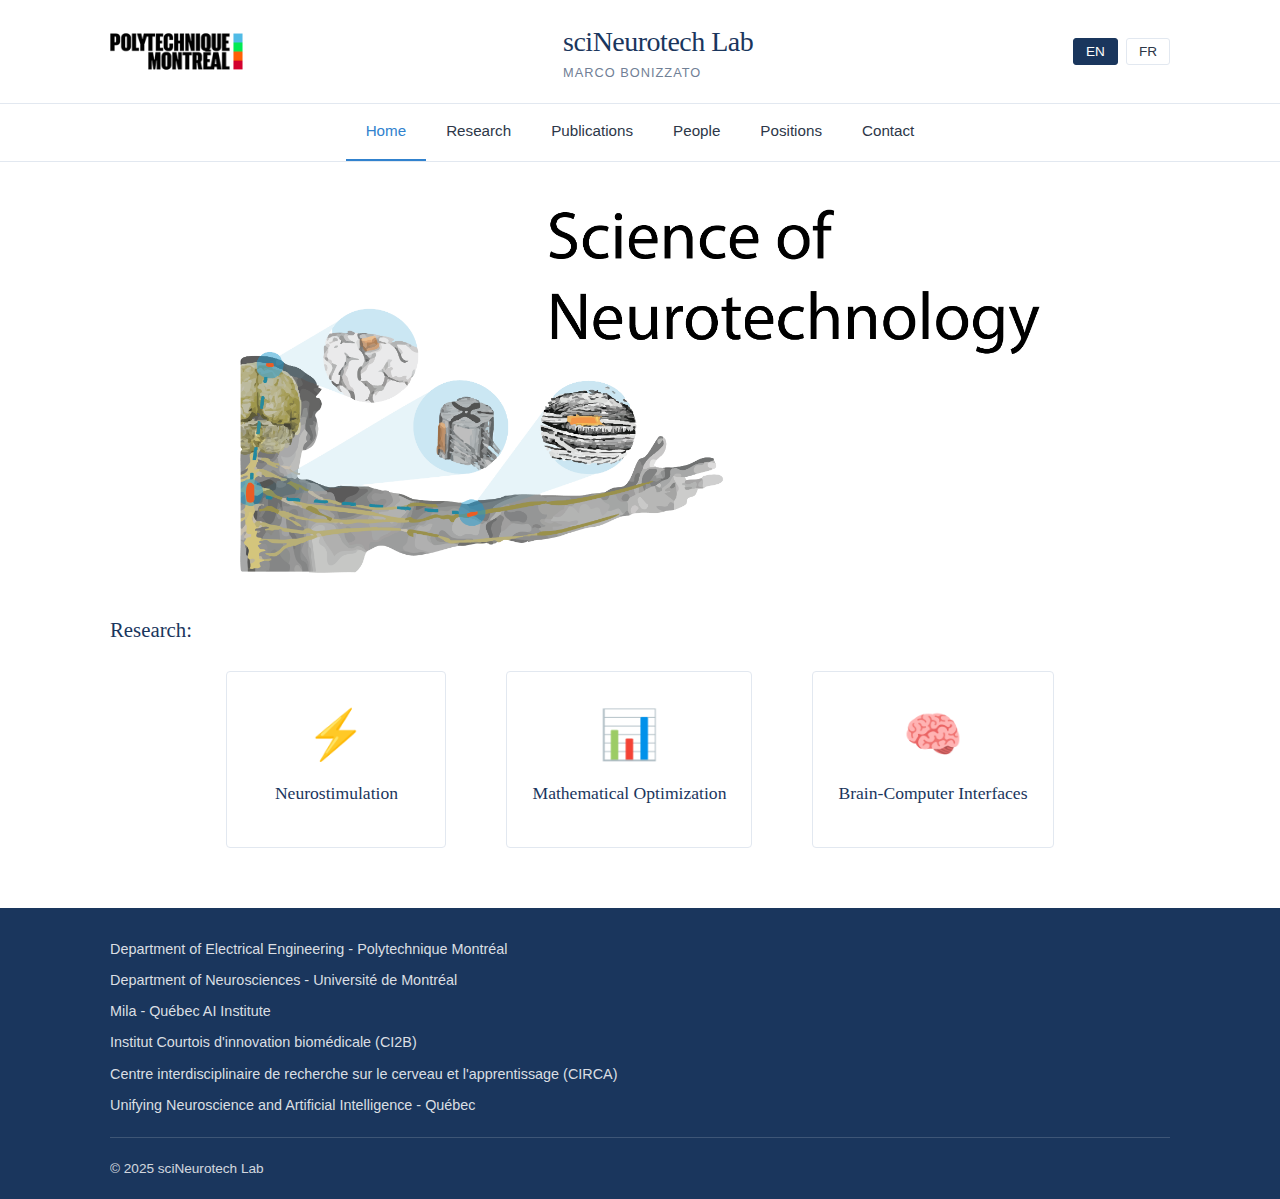
<file: index.html>
<!DOCTYPE html>
<html lang="en">
<head>
  <meta charset="UTF-8">
  <meta name="viewport" content="width=device-width, initial-scale=1.0">
  <title>sciNeurotech Lab | Marco Bonizzato | Polytechnique Montréal</title>
  <meta name="description" content="sciNeurotech Lab - Neurostimulation, Brain-Computer Interfaces, and Mathematical Optimization research at Polytechnique Montréal">
  <link rel="stylesheet" href="styles.css">
</head>
<body>
  <header>
    <div class="header-brand">
      <div class="container">
        <a href="index.html" class="logo">
          <img src="Logo_Poly_desktop.png" alt="Polytechnique Montréal" class="institution-logo">
          <div class="lab-title">
            <span class="lab-name">sciNeurotech Lab</span>
            <a href="https://www.polymtl.ca/expertises/en/bonizzato-marco" target="_blank" class="lab-pi">Marco Bonizzato</a>
          </div>
        </a>
        <div class="lang-switch">
          <button id="btn-en" class="active" onclick="setLanguage('en')">EN</button>
          <button id="btn-fr" onclick="setLanguage('fr')">FR</button>
        </div>
      </div>
    </div>
    <nav class="main-nav">
      <div class="container">
        <button class="menu-toggle" onclick="toggleMenu()">&#9776;</button>
        <ul id="nav-menu">
          <li><a href="index.html" class="active" data-en="Home" data-fr="Accueil">Home</a></li>
          <li class="dropdown">
            <a href="index.html#research" data-en="Research" data-fr="Recherche">Research</a>
            <div class="dropdown-menu">
              <a href="research-neurostim.html" data-en="Neurostimulation" data-fr="Neurostimulation">Neurostimulation</a>
              <a href="research-maths.html" data-en="Mathematical Optimization" data-fr="Optimisation mathématique">Mathematical Optimization</a>
              <a href="research-bci.html" data-en="Brain-Computer Interfaces" data-fr="Interfaces cerveau-machine">Brain-Computer Interfaces</a>
            </div>
          </li>
          <li><a href="publications.html" data-en="Publications" data-fr="Publications">Publications</a></li>
          <li><a href="people.html" data-en="People" data-fr="Équipe">People</a></li>
          <li><a href="positions.html" data-en="Positions" data-fr="Postes">Positions</a></li>
          <li><a href="contact.html" data-en="Contact" data-fr="Contact">Contact</a></li>
        </ul>
      </div>
    </nav>
  </header>

  <main>
    <section class="hero-minimal">
      <div class="container">
        <div class="hero-figure">
          <div class="placeholder-figure">
            <img src="hero.png" alt="Research Overview" data-en-src="hero.png" data-fr-src="hero_FR.png" class="hero-img">
          </div>
        </div>
      </div>
    </section>

    <section id="research" class="research-areas-minimal">
      <div class="container">
        <h2 class="research-section-title" data-en="Research:" data-fr="Recherche:">Research:</h2>
        <div class="research-grid-minimal">
          <a href="research-neurostim.html" class="research-card-box">
            <span class="card-icon">⚡</span>
            <h3 data-en="Neurostimulation" data-fr="Neurostimulation">Neurostimulation</h3>
          </a>
          <a href="research-maths.html" class="research-card-box">
            <span class="card-icon">📊</span>
            <h3 data-en="Mathematical Optimization" data-fr="Optimisation mathématique">Mathematical Optimization</h3>
          </a>
          <a href="research-bci.html" class="research-card-box">
            <span class="card-icon">🧠</span>
            <h3 data-en="Brain-Computer Interfaces" data-fr="Interfaces cerveau-machine">Brain-Computer Interfaces</h3>
          </a>
        </div>
      </div>
    </section>
  </main>

  <footer>
    <div class="container">
      <div class="footer-links">
        <a href="https://www.polymtl.ca/ge/" target="_blank" data-en="Department of Electrical Engineering - Polytechnique Montréal" data-fr="Département de génie électrique - Polytechnique Montréal">Department of Electrical Engineering - Polytechnique Montréal</a>
        <a href="https://neurosciences.umontreal.ca/" target="_blank" data-en="Department of Neurosciences - Université de Montréal" data-fr="Département de neurosciences - Université de Montréal">Department of Neurosciences - Université de Montréal</a>
        <a href="https://mila.quebec/en" target="_blank" data-en="Mila - Québec AI Institute" data-fr="Mila - Institut québécois d'intelligence artificielle">Mila - Quebec AI Institute</a>
        <a href="https://cibmontreal.ca/en/" target="_blank">Institut Courtois d'innovation biomédicale (CI2B)</a>
        <a href="https://circa.openum.ca/" target="_blank" >Centre interdisciplinaire de recherche sur le cerveau et l'apprentissage (CIRCA)</a>
        <a href="https://www.unique.quebec/" target="_blank" data-en="Unifying Neuroscience and Artificial Intelligence - Québec" data-fr="Union Neurosciences et Intelligence Artificielle - Québec"> Centre UNIQUE</a>
      </div>
      <div class="footer-bottom">
        <p>&copy; 2025 sciNeurotech Lab</p>
      </div>
    </div>
  </footer>

  <script src="script.js"></script>
</body>
</html>
</file>
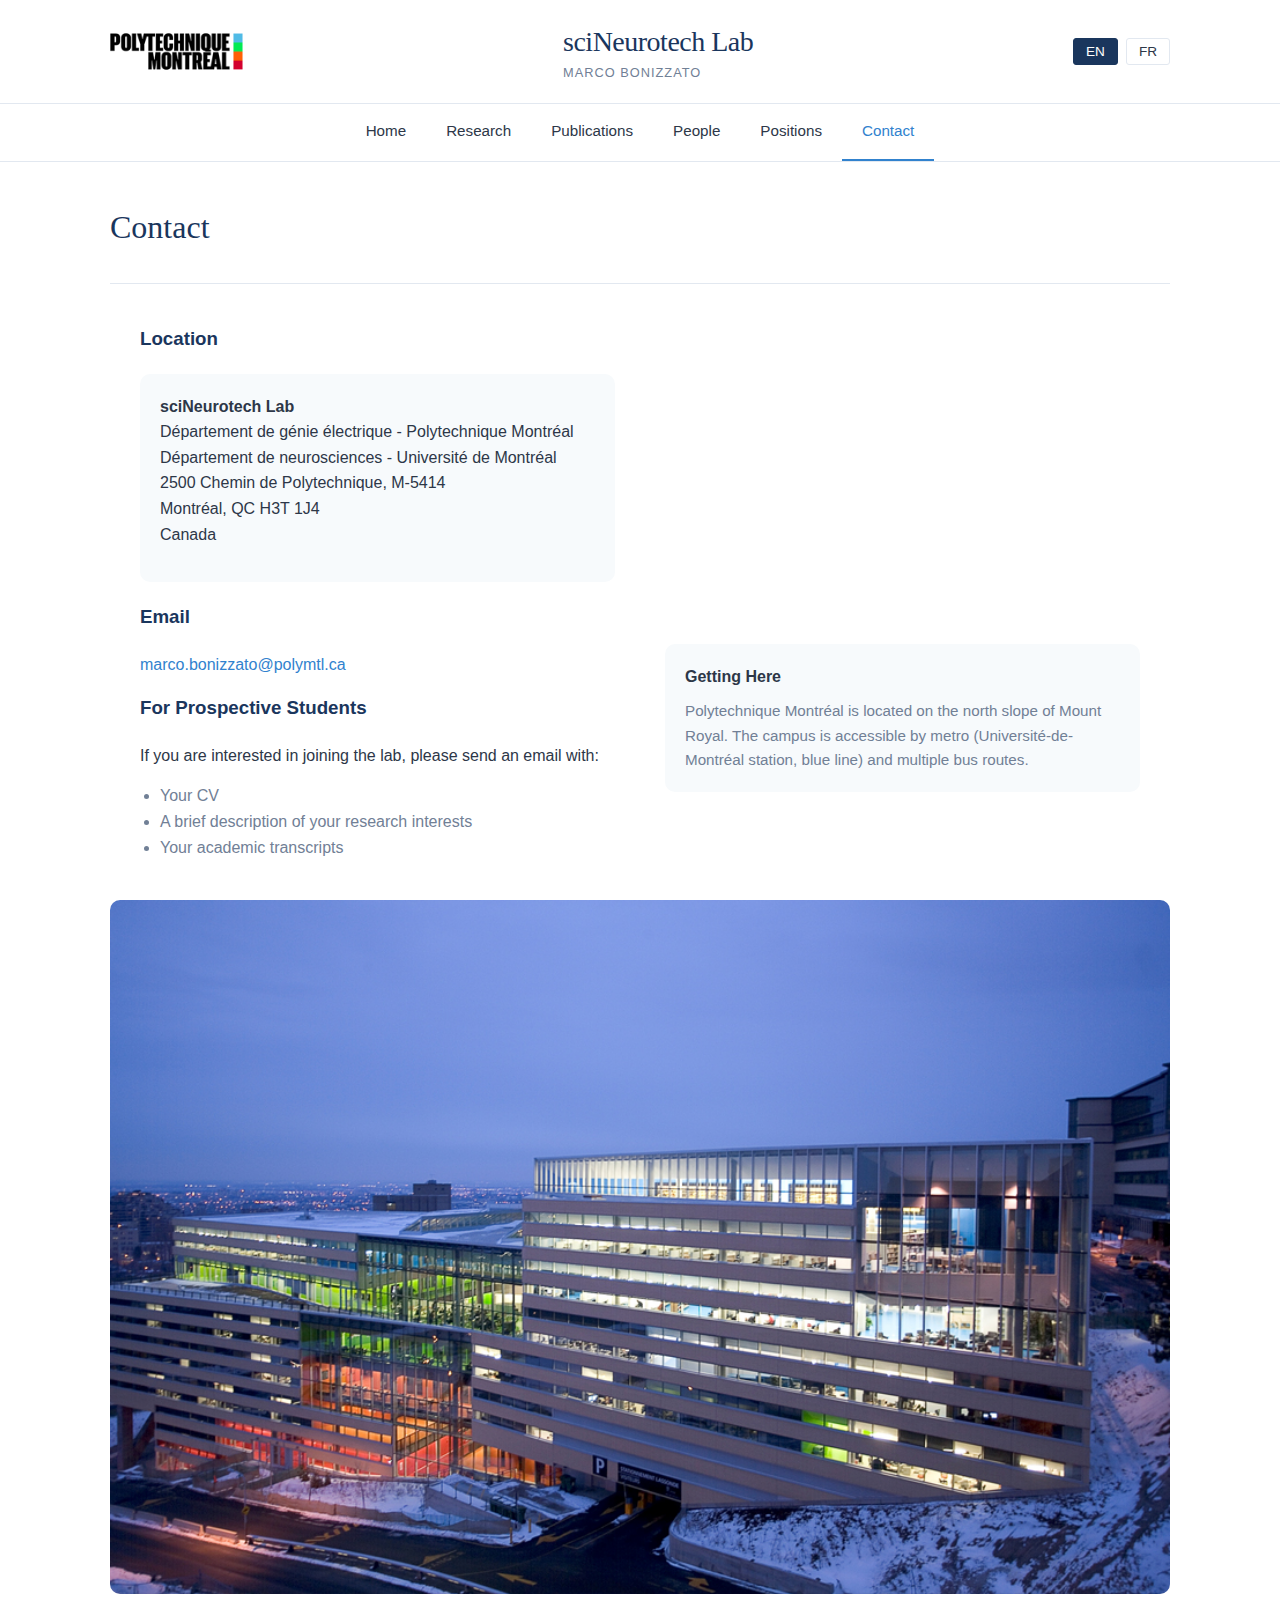
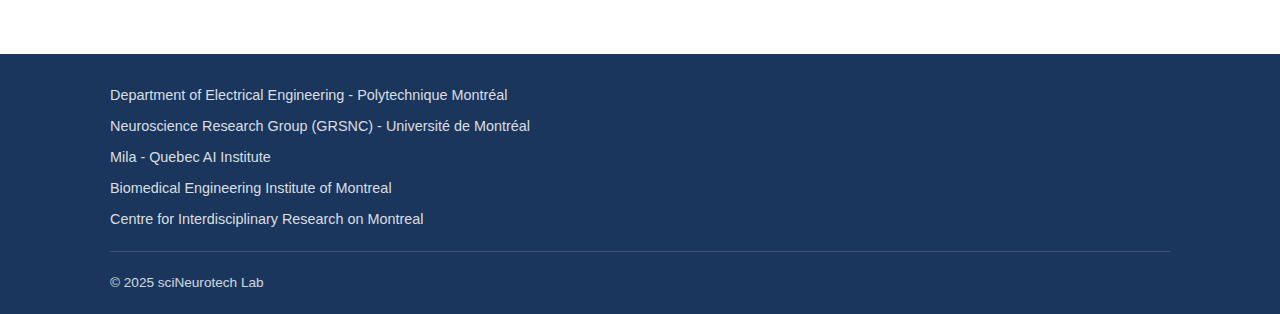
<file: contact.html>
<!DOCTYPE html>
<html lang="en">
<head>
  <meta charset="UTF-8">
  <meta name="viewport" content="width=device-width, initial-scale=1.0">
  <title>Contact | sciNeurotech Lab</title>
  <meta name="description" content="Contact information for sciNeurotech Lab at Polytechnique Montréal">
  <link rel="stylesheet" href="styles.css">
</head>
<body>
  <header>
    <div class="header-brand">
      <div class="container">
        <a href="index.html" class="logo">
          <img src="Logo_Poly_desktop.png" alt="Polytechnique Montréal" class="institution-logo">
          <div class="lab-title">
            <span class="lab-name">sciNeurotech Lab</span>
            <a href="https://www.polymtl.ca/expertises/en/bonizzato-marco" target="_blank" class="lab-pi">Marco Bonizzato</a>
          </div>
        </a>
        <div class="lang-switch">
          <button id="btn-en" class="active" onclick="setLanguage('en')">EN</button>
          <button id="btn-fr" onclick="setLanguage('fr')">FR</button>
        </div>
      </div>
    </div>
    <nav class="main-nav">
      <div class="container">
        <button class="menu-toggle" onclick="toggleMenu()">&#9776;</button>
        <ul id="nav-menu">
          <li><a href="index.html" data-en="Home" data-fr="Accueil">Home</a></li>
          <li class="dropdown">
            <a href="index.html#research" data-en="Research" data-fr="Recherche">Research</a>
            <div class="dropdown-menu">
              <a href="research-neurostim.html" data-en="Neurostimulation" data-fr="Neurostimulation">Neurostimulation</a>
              <a href="research-maths.html" data-en="Mathematical Optimization" data-fr="Optimisation mathématique">Mathematical Optimization</a>
              <a href="research-bci.html" data-en="Brain-Computer Interfaces" data-fr="Interfaces cerveau-machine">Brain-Computer Interfaces</a>
            </div>
          </li>
          <li><a href="publications.html" data-en="Publications" data-fr="Publications">Publications</a></li>
          <li><a href="people.html" data-en="People" data-fr="Équipe">People</a></li>
          <li><a href="positions.html" data-en="Positions" data-fr="Postes">Positions</a></li>
          <li><a href="contact.html" class="active" data-en="Contact" data-fr="Contact">Contact</a></li>
        </ul>
      </div>
    </nav>
  </header>

  <main>
    <div class="container">
      <div class="page-title">
        <h1 data-en="Contact" data-fr="Contact">Contact</h1>
      </div>

      <div class="page-content-simple">
        <div class="contact-content">

          <div class="contact-info">
            <h3 data-en="Location" data-fr="Emplacement">Location</h3>
            <div class="address">
              <p><strong>sciNeurotech Lab</strong>
              <br>Département de génie électrique - Polytechnique Montréal
              <br>Département de neurosciences - Université de Montréal
              <br>2500 Chemin de Polytechnique, M-5414
              <br>Montréal, QC H3T 1J4
              <br>Canada</p>
            </div>

            <h3 data-en="Email" data-fr="Courriel">Email</h3>
            <p class="email">
              <a href="mailto:marco.bonizzato@polymtl.ca">marco.bonizzato@polymtl.ca</a>
            </p>

            <h3 data-en="For Prospective Students" data-fr="Pour les futurs étudiants">For Prospective Students</h3>
            <p data-en="If you are interested in joining the lab, please send an email with:" data-fr="Si vous êtes intéressé à rejoindre le laboratoire, veuillez envoyer un courriel avec:">If you are interested in joining the lab, please send an email with:</p>
            <ul style="margin-left: 20px; margin-top: 10px; color: #718096;">
              <li data-en="Your CV" data-fr="Votre CV">Your CV</li>
              <li data-en="A brief description of your research interests" data-fr="Une brève description de vos intérêts de recherche">A description of your research interests</li>
              <li data-en="Your academic transcripts" data-fr="Vos relevés de notes">Your academic transcripts</li>
            </ul>
          </div>

          <div>
            <div class="contact-map">
              <iframe
                src="https://www.google.com/maps/embed?pb=!1m18!1m12!1m3!1d2795.5!2d-73.6134!3d45.5048!2m3!1f0!2f0!3f0!3m2!1i1024!2i768!4f13.1!3m3!1m2!1s0x4cc919f2a0b3e3a5%3A0x8c8b8e4a9c0f5b7c!2s2960%20Chem.%20de%20la%20Tour%2C%20Montr%C3%A9al%2C%20QC!5e0!3m2!1sen!2sca!4v1703500000000!5m2!1sen!2sca"
                width="100%"
                height="300"
                style="border:0; border-radius: 10px;"
                allowfullscreen=""
                loading="lazy"
                referrerpolicy="no-referrer-when-downgrade">
              </iframe>
            </div>
            <div style="margin-top: 20px; padding: 20px; background-color: #f7fafc; border-radius: 10px;">
              <h4 data-en="Getting Here" data-fr="Comment nous rejoindre">Getting Here</h4>
              <p style="margin-top: 10px; color: #718096; font-size: 0.95rem;" data-en="Polytechnique Montréal is located on the north slope of Mount Royal. The campus is accessible by metro (Université-de-Montréal station, blue line) and multiple bus routes." data-fr="Polytechnique Montréal est situé sur le versant nord du Mont-Royal. Le campus est accessible par métro (station Université-de-Montréal, ligne bleue) et plusieurs lignes d'autobus.">Polytechnique Montréal is located on the north slope of Mount Royal. The campus is accessible by metro (Université-de-Montréal station, blue line) and multiple bus routes.</p>
            </div>
          </div>

        </div>

        <div class="institution-image">
          <img src="polytechnique_pic.jpg" alt="Polytechnique Montréal">
        </div>

      </div>
    </div>
  </main>

  <footer>
    <div class="container">
      <div class="footer-links">
        <a href="https://www.polymtl.ca/ge/" target="_blank" data-en="Department of Electrical Engineering - Polytechnique Montréal" data-fr="Département de génie électrique - Polytechnique Montréal">Department of Electrical Engineering - Polytechnique Montréal</a>
        <a href="https://neurosciences.umontreal.ca/" target="_blank" data-en="Neuroscience Research Group (GRSNC) - Université de Montréal" data-fr="Groupe de recherche en neurosciences (GRSNC) - Université de Montréal">Neuroscience Research Group (GRSNC) - Université de Montréal</a>
        <a href="https://mila.quebec/en" target="_blank">Mila - Quebec AI Institute</a>
        <a href="https://cibmontreal.ca/en/" target="_blank" data-en="Biomedical Engineering Institute of Montreal" data-fr="Institut de génie biomédical de Montréal">Biomedical Engineering Institute of Montreal</a>
        <a href="https://circa.openum.ca/" target="_blank" data-en="Centre for Interdisciplinary Research on Montreal" data-fr="Centre de recherche interdisciplinaire sur Montréal">CIRCA - Université de Montréal</a>
      </div>
      <div class="footer-bottom">
        <p>&copy; 2025 sciNeurotech Lab</p>
      </div>
    </div>
  </footer>

  <script src="script.js"></script>
</body>
</html>
</file>
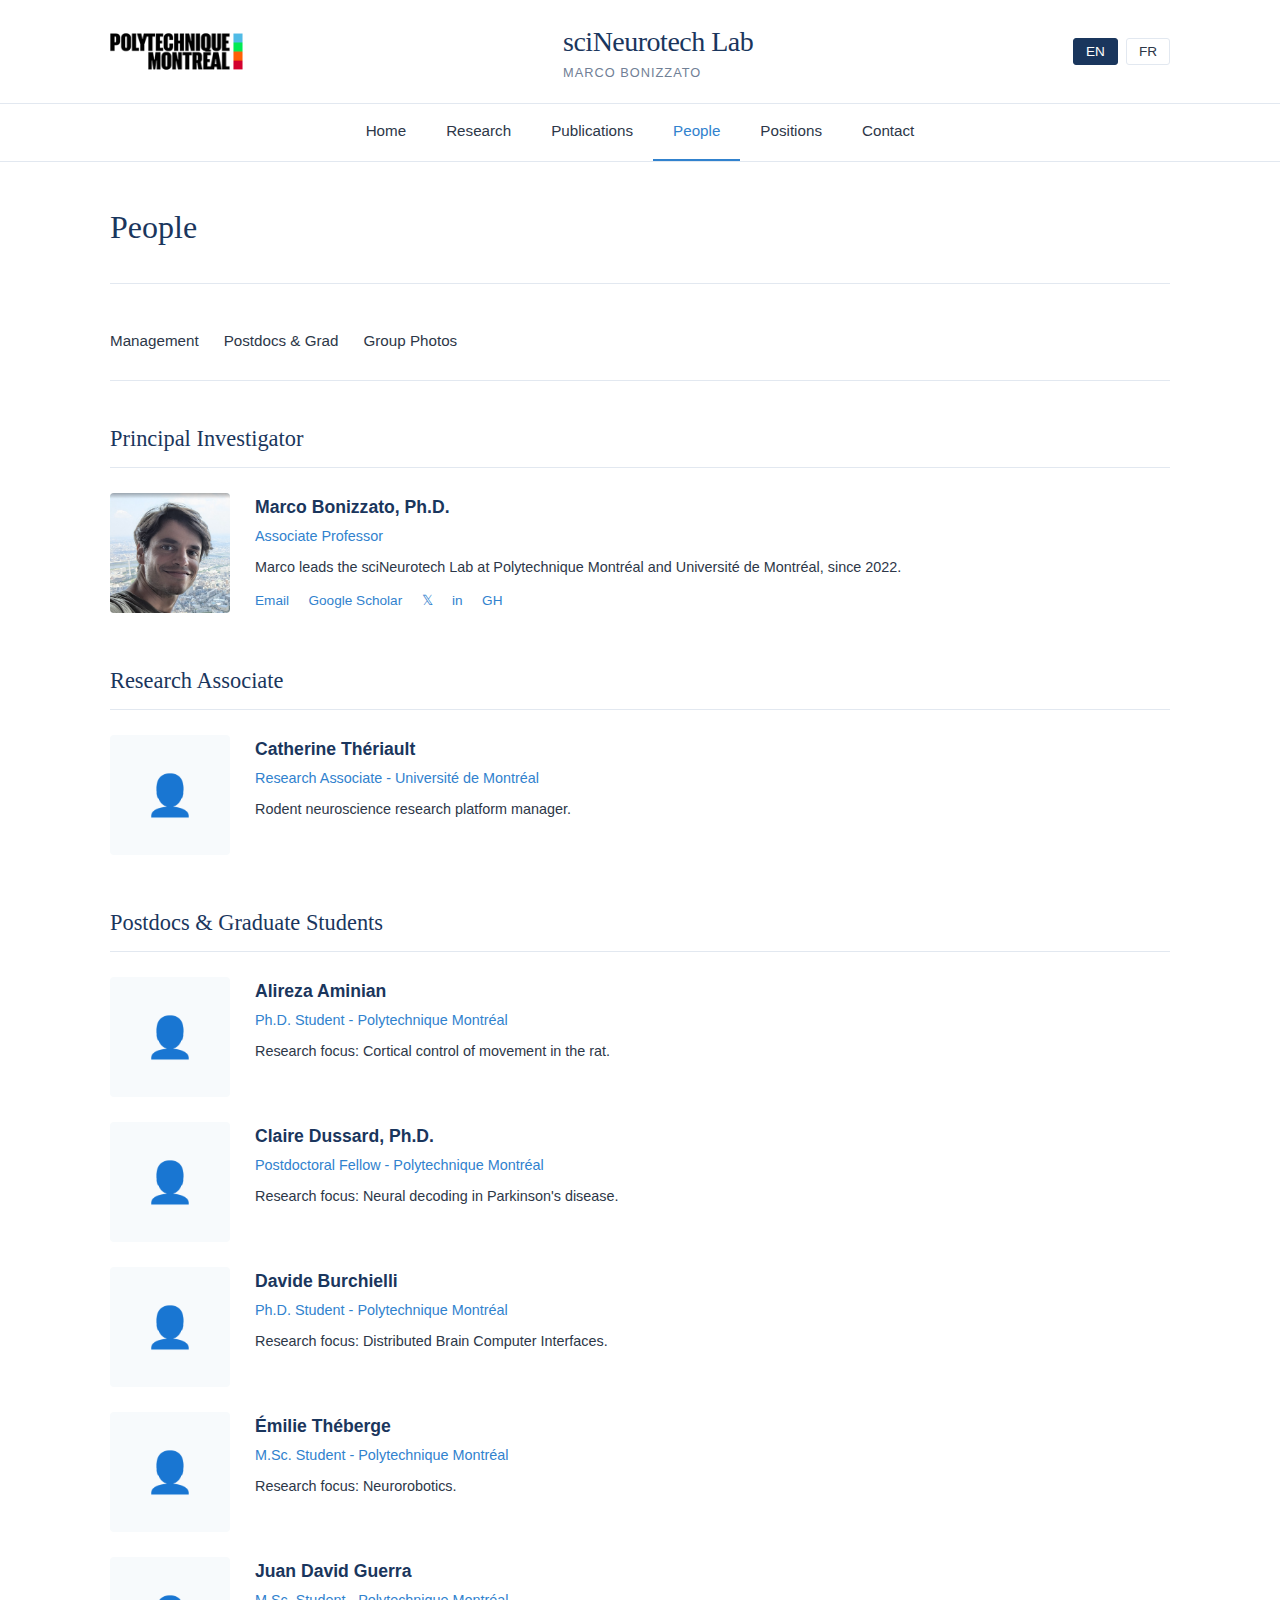
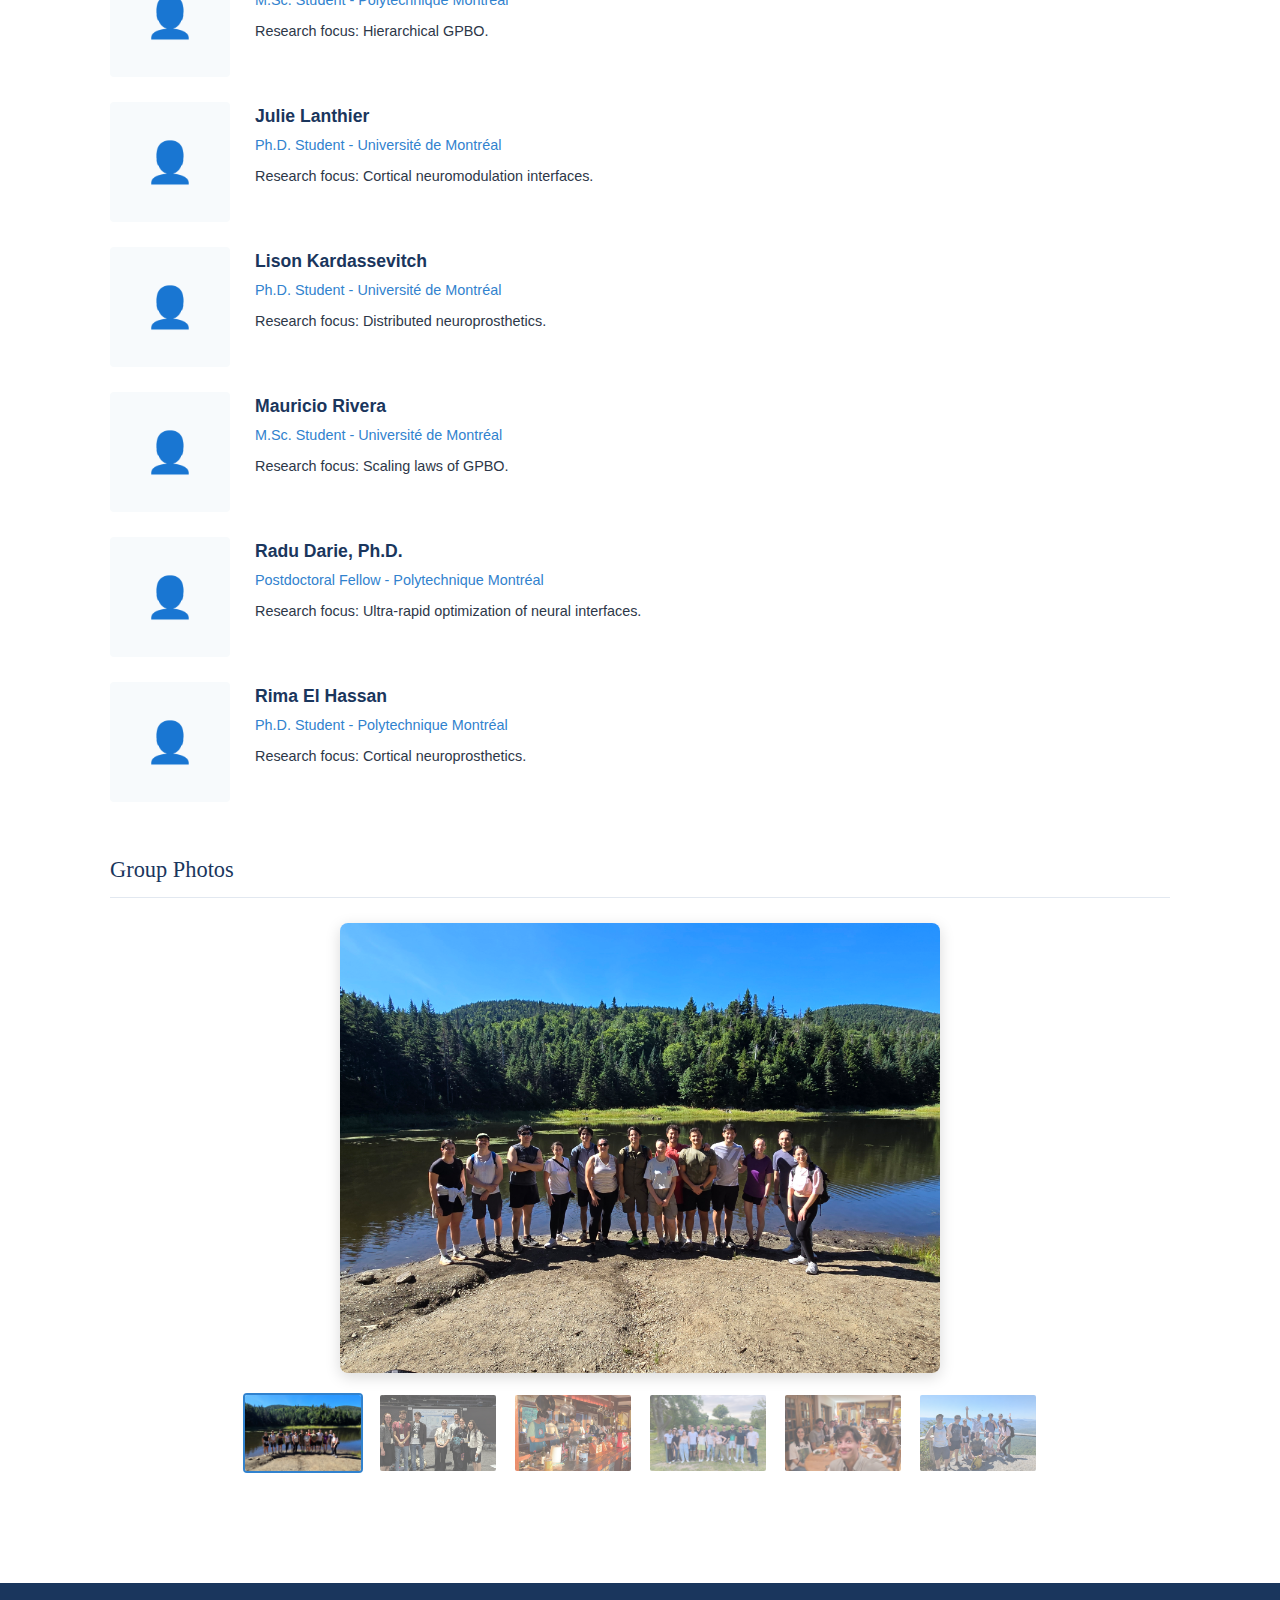
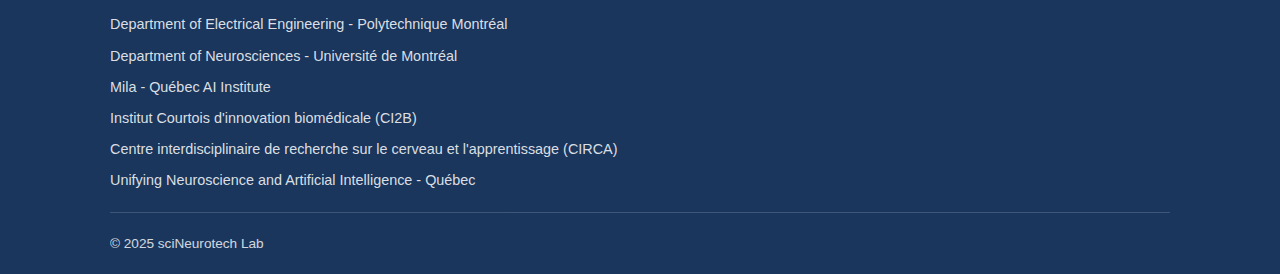
<file: people.html>
<!DOCTYPE html>
<html lang="en">
<head>
  <meta charset="UTF-8">
  <meta name="viewport" content="width=device-width, initial-scale=1.0">
  <title>People | sciNeurotech Lab</title>
  <meta name="description" content="Meet the team at sciNeurotech Lab - Polytechnique Montréal">
  <link rel="stylesheet" href="styles.css">
</head>
<body>
  <header>
    <div class="header-brand">
      <div class="container">
        <a href="index.html" class="logo">
          <img src="Logo_Poly_desktop.png" alt="Polytechnique Montréal" class="institution-logo">
          <div class="lab-title">
            <span class="lab-name">sciNeurotech Lab</span>
            <a href="https://www.polymtl.ca/expertises/en/bonizzato-marco" target="_blank" class="lab-pi">Marco Bonizzato</a>
          </div>
        </a>
        <div class="lang-switch">
          <button id="btn-en" class="active" onclick="setLanguage('en')">EN</button>
          <button id="btn-fr" onclick="setLanguage('fr')">FR</button>
        </div>
      </div>
    </div>
    <nav class="main-nav">
      <div class="container">
        <button class="menu-toggle" onclick="toggleMenu()">&#9776;</button>
        <ul id="nav-menu">
          <li><a href="index.html" data-en="Home" data-fr="Accueil">Home</a></li>
          <li class="dropdown">
            <a href="index.html#research" data-en="Research" data-fr="Recherche">Research</a>
            <div class="dropdown-menu">
              <a href="research-neurostim.html" data-en="Neurostimulation" data-fr="Neurostimulation">Neurostimulation</a>
              <a href="research-maths.html" data-en="Mathematical Optimization" data-fr="Optimisation mathématique">Mathematical Optimization</a>
              <a href="research-bci.html" data-en="Brain-Computer Interfaces" data-fr="Interfaces cerveau-machine">Brain-Computer Interfaces</a>
            </div>
          </li>
          <li><a href="publications.html" data-en="Publications" data-fr="Publications">Publications</a></li>
          <li><a href="people.html" class="active" data-en="People" data-fr="Équipe">People</a></li>
          <li><a href="positions.html" data-en="Positions" data-fr="Postes">Positions</a></li>
          <li><a href="contact.html" data-en="Contact" data-fr="Contact">Contact</a></li>
        </ul>
      </div>
    </nav>
  </header>

  <main>
    <div class="container">
      <div class="page-title">
        <h1 data-en="People" data-fr="Équipe">People</h1>
      </div>

      <div class="people-nav">
        <a href="#pi" data-en="Management" data-fr="Direction">Management</a>
        <a href="#postdocs-grad" data-en="Postdocs & Grad" data-fr="Postdocs & Grad">Postdocs & Grad</a>
        <!--  <a href="#alumni" data-en="Alumni" data-fr="Anciens">Alumni</a> -->
        <a href="#group-photos" data-en="Group Photos" data-fr="Photos de groupe">Group Photos</a>
      </div>

      <div class="page-content-simple">

        <!-- Principal Investigator -->
        <div id="pi" class="people-section">
          <h3 data-en="Principal Investigator" data-fr="Chercheur principal">Principal Investigator</h3>
          <div class="people-list">
            <div class="person-row">
              <div class="photo"><img src="head_MB.png" alt="Marco Bonizzato"></div>
              <div class="info">
                <h4>Marco Bonizzato, Ph.D.</h4>
                <p class="role" data-en="Associate Professor" data-fr="Professeur agrégé">Associate Professor</p>
                <p class="bio" data-en="Marco leads the sciNeurotech Lab at Polytechnique Montréal and Université de Montréal, since 2022." data-fr="Marco dirige le laboratoire sciNeurotech à Polytechnique Montréal et Université de Montréal, depuis 2022.">Marco leads the sciNeurotech Lab at Polytechnique Montréal and Université de Montréal, since 2022.</p>
                <div class="links">
                  <a href="mailto:marco.bonizzato@polymtl.ca">Email</a>
                  <a href="https://scholar.google.ca/citations?user=FotSO_sAAAAJ" target="_blank">Google Scholar</a>
                  <a href="https://x.com/MarcoBonizzato" target="_blank" class="social-icon" title="X (Twitter)">𝕏</a>
                  <a href="https://www.linkedin.com/in/bonizzato/" target="_blank" class="social-icon" title="LinkedIn">in</a>
                  <a href="https://github.com/mbonizzato" target="_blank" class="social-icon" title="GitHub">GH</a>
                </div>
              </div>
            </div>
          </div>
        </div>

        <!-- Research Associate -->
        <div id="research-associate" class="people-section">
          <h3 data-en="Research Associate" data-fr="Associée de recherche">Research Associate</h3>
          <div class="people-list">
            <div class="person-row">
              <div class="photo">&#128100;</div>
              <div class="info">
                <h4>Catherine Thériault</h4>
                <p class="role" data-en="Research Associate - Université de Montréal" data-fr="Associée de recherche - Université de Montréal">Research Associate - Université de Montréal</p>
                <p class="bio" data-en="Rodent neuroscience research platform manager." data-fr="Gestionnaire de la plateforme de recherche en neurosciences sur les rongeurs.">Rodent neuroscience research platform manager.</p>
              </div>
            </div>
          </div>
        </div>

        <!-- Postdocs and Graduate Students -->
        <div id="postdocs-grad" class="people-section">
          <h3 data-en="Postdocs & Graduate Students" data-fr="Postdoctorants et étudiants gradués">Postdocs & Graduate Students</h3>
          <div class="people-list">

            <div class="person-row">
              <div class="photo">&#128100;</div>
              <div class="info">
                <h4>Alireza Aminian</h4>
                <p class="role" data-en="Ph.D. Student - Polytechnique Montréal" data-fr="Étudiant au doctorat - Polytechnique Montréal">Ph.D. Student - Polytechnique Montréal</p>
                <p class="bio" data-en="Research focus: Cortical control of movement in the rat." data-fr="Sujet de recherche: Contrôle cortical du mouvement chez le rat.">Research focus: Cortical control of movement in the rat.</p>
              </div>
            </div>

            <div class="person-row">
              <div class="photo">&#128100;</div>
              <div class="info">
                <h4>Claire Dussard, Ph.D.</h4>
                <p class="role" data-en="Postdoctoral Fellow - Polytechnique Montréal" data-fr="Stagiaire postdoctorale - Polytechnique Montréal">Postdoctoral Fellow - Polytechnique Montréal</p>
                <p class="bio" data-en="Research focus: Neural decoding in Parkinson's disease." data-fr="Sujet de recherche: Décodage neural dans la maladie de Parkinson.">Research focus: Neural decoding in Parkinson's disease.</p>
              </div>
            </div>

            <div class="person-row">
              <div class="photo">&#128100;</div>
              <div class="info">
                <h4>Davide Burchielli</h4>
                <p class="role" data-en="Ph.D. Student - Polytechnique Montréal" data-fr="Étudiant au doctorat - Polytechnique Montréal">Ph.D. Student - Polytechnique Montréal</p>
                <p class="bio" data-en="Research focus: Distributed Brain Computer Interfaces." data-fr="Sujet de recherche: Interfaces cerveau-machine distribuées.">Research focus: Distributed Brain Computer Interfaces.</p>
              </div>
            </div>

            <div class="person-row">
              <div class="photo">&#128100;</div>
              <div class="info">
                <h4>Émilie Théberge</h4>
                <p class="role" data-en="M.Sc. Student - Polytechnique Montréal" data-fr="Étudiante à la maîtrise - Polytechnique Montréal">M.Sc. Student - Polytechnique Montréal</p>
                <p class="bio" data-en="Research focus: Neurorobotics." data-fr="Sujet de recherche: Neurorobotique.">Research focus: Neurorobotic platform.</p>
              </div>
            </div>

            <div class="person-row">
              <div class="photo">&#128100;</div>
              <div class="info">
                <h4>Juan David Guerra</h4>
                <p class="role" data-en="M.Sc. Student - Polytechnique Montréal" data-fr="Étudiant à la maîtrise - Polytechnique Montréal">M.Sc. Student - Polytechnique Montréal</p>
                <p class="bio" data-en="Research focus: Hierarchical GPBO." data-fr="Sujet de recherche: GPBO hiérarchique.">Research focus: Hierarchical GPBO.</p>
              </div>
            </div>

            <div class="person-row">
              <div class="photo">&#128100;</div>
              <div class="info">
                <h4>Julie Lanthier</h4>
                <p class="role" data-en="Ph.D. Student - Université de Montréal" data-fr="Étudiante au doctorat - Université de Montréal">Ph.D. Student - Université de Montréal</p>
                <p class="bio" data-en="Research focus: Cortical neuromodulation interfaces." data-fr="Sujet de recherche: Interfaces de neuromodulation corticale.">Research focus: Cortical neuromodulation interfaces.</p>
              </div>
            </div>

            <div class="person-row">
              <div class="photo">&#128100;</div>
              <div class="info">
                <h4>Lison Kardassevitch</h4>
                <p class="role" data-en="Ph.D. Student - Université de Montréal" data-fr="Étudiante au doctorat - Université de Montréal">Ph.D. Student - Université de Montréal</p>
                <p class="bio" data-en="Research focus: Distributed neuroprosthetics." data-fr="Sujet de recherche: Neuroprothèses distribuées.">Research focus: Distributed neuroprosthetics.</p>
              </div>
            </div>

            <div class="person-row">
              <div class="photo">&#128100;</div>
              <div class="info">
                <h4>Mauricio Rivera</h4>
                <p class="role" data-en="M.Sc. Student - Université de Montréal" data-fr="Étudiant à la maîtrise - Université de Montréal">M.Sc. Student - Université de Montréal</p>
                <p class="bio" data-en="Research focus: Scaling laws of GPBO." data-fr="Sujet de recherche: Lois d'échelle du GPBO.">Research focus: Scaling laws of GPBO.</p>
              </div>
            </div>

            <div class="person-row">
              <div class="photo">&#128100;</div>
              <div class="info">
                <h4>Radu Darie, Ph.D.</h4>
                <p class="role" data-en="Postdoctoral Fellow - Polytechnique Montréal" data-fr="Stagiaire postdoctoral - Polytechnique Montréal">Postdoctoral Fellow - Polytechnique Montréal</p>
                <p class="bio" data-en="Research focus: Ultra-rapid optimization of neural interfaces." data-fr="Sujet de recherche: Optimisation ultra-rapide des interfaces neurales.">Research focus: Ultra-rapid optimization of neural interfaces.</p>
              </div>
            </div>

            <div class="person-row">
              <div class="photo">&#128100;</div>
              <div class="info">
                <h4>Rima El Hassan</h4>
                <p class="role" data-en="Ph.D. Student - Polytechnique Montréal" data-fr="Étudiante au doctorat - Polytechnique Montréal">Ph.D. Student - Polytechnique Montréal</p>
                <p class="bio" data-en="Research focus: Cortical neuroprosthetics." data-fr="Sujet de recherche: Neuroprothèses corticales.">Research focus: Cortical neuroprosthetics.</p>
              </div>
            </div>

          </div>
        </div>

        <!-- Alumni 
        <div id="alumni" class="people-section">
          <h3 data-en="Alumni" data-fr="Anciens membres">Alumni</h3>
          <div class="alumni-list">
            <p><strong>Boris Touvykine, Ph.D.</strong> — Postdoc, Polytechnique Montréal</p>
            <p><strong>Héloïse Bourgeois</strong> — M.Sc., Polytechnique Montréal</p>
            <p><strong>Nicolas Fortier-Lebel, Ph.D.</strong> — Postdoc, Université de Montréal</p>
            <p><strong>Nicolas Leblanc</strong> — M.Sc., Polytechnique Montréal</p>
            <p><strong>Rose Guay Hottin</strong> — M.Sc., Polytechnique Montréal</p>
            <p><strong>William Lata</strong> — M.Sc., Université de Montréal</p>
          </div>
        </div>
        -->

        <!-- Group Photos -->
        <div id="group-photos" class="people-section">
          <h3 data-en="Group Photos" data-fr="Photos de groupe">Group Photos</h3>
          <div class="photo-gallery">
            <div class="gallery-main">
              <img id="gallery-main-img" src="grouppic1.jpg" alt="Group Photo">
            </div>
            <div class="gallery-thumbnails">
              <div class="gallery-thumb active" onclick="changeGalleryImage('grouppic1.jpg', this)">
                <img src="grouppic1.jpg" alt="Group Photo 1">
              </div>
              <div class="gallery-thumb" onclick="changeGalleryImage('grouppic2.jpg', this)">
                <img src="grouppic2.jpg" alt="Group Photo 2">
              </div>
              <div class="gallery-thumb" onclick="changeGalleryImage('grouppic3.jpg', this)">
                <img src="grouppic3.jpg" alt="Group Photo 3">
              </div>
              <div class="gallery-thumb" onclick="changeGalleryImage('grouppic4.jpg', this)">
                <img src="grouppic4.jpg" alt="Group Photo 4">
              </div>
              <div class="gallery-thumb" onclick="changeGalleryImage('grouppic5.jpg', this)">
                <img src="grouppic5.jpg" alt="Group Photo 5">
              </div>
              <div class="gallery-thumb" onclick="changeGalleryImage('grouppic6.png', this)">
                <img src="grouppic6.png" alt="Group Photo 6">
              </div>
            </div>
          </div>
        </div>

      </div>
    </div>
  </main>

  <footer>
    <div class="container">
      <div class="footer-links">
        <a href="https://www.polymtl.ca/ge/" target="_blank" data-en="Department of Electrical Engineering - Polytechnique Montréal" data-fr="Département de génie électrique - Polytechnique Montréal">Department of Electrical Engineering - Polytechnique Montréal</a>
        <a href="https://neurosciences.umontreal.ca/" target="_blank" data-en="Department of Neurosciences - Université de Montréal" data-fr="Département de neurosciences - Université de Montréal">Department of Neurosciences - Université de Montréal</a>
        <a href="https://mila.quebec/en" target="_blank" data-en="Mila - Québec AI Institute" data-fr="Mila - Institut québécois d'intelligence artificielle">Mila - Quebec AI Institute</a>
        <a href="https://cibmontreal.ca/en/" target="_blank">Institut Courtois d'innovation biomédicale (CI2B)</a>
        <a href="https://circa.openum.ca/" target="_blank">Centre interdisciplinaire de recherche sur le cerveau et l'apprentissage (CIRCA)</a>
        <a href="https://www.unique.quebec/" target="_blank" data-en="Unifying Neuroscience and Artificial Intelligence - Québec" data-fr="Union Neurosciences et Intelligence Artificielle - Québec">Centre UNIQUE</a>
      </div>
      <div class="footer-bottom">
        <p>&copy; 2025 sciNeurotech Lab</p>
      </div>
    </div>
  </footer>

  <script src="script.js"></script>
</body>
</html>
</file>
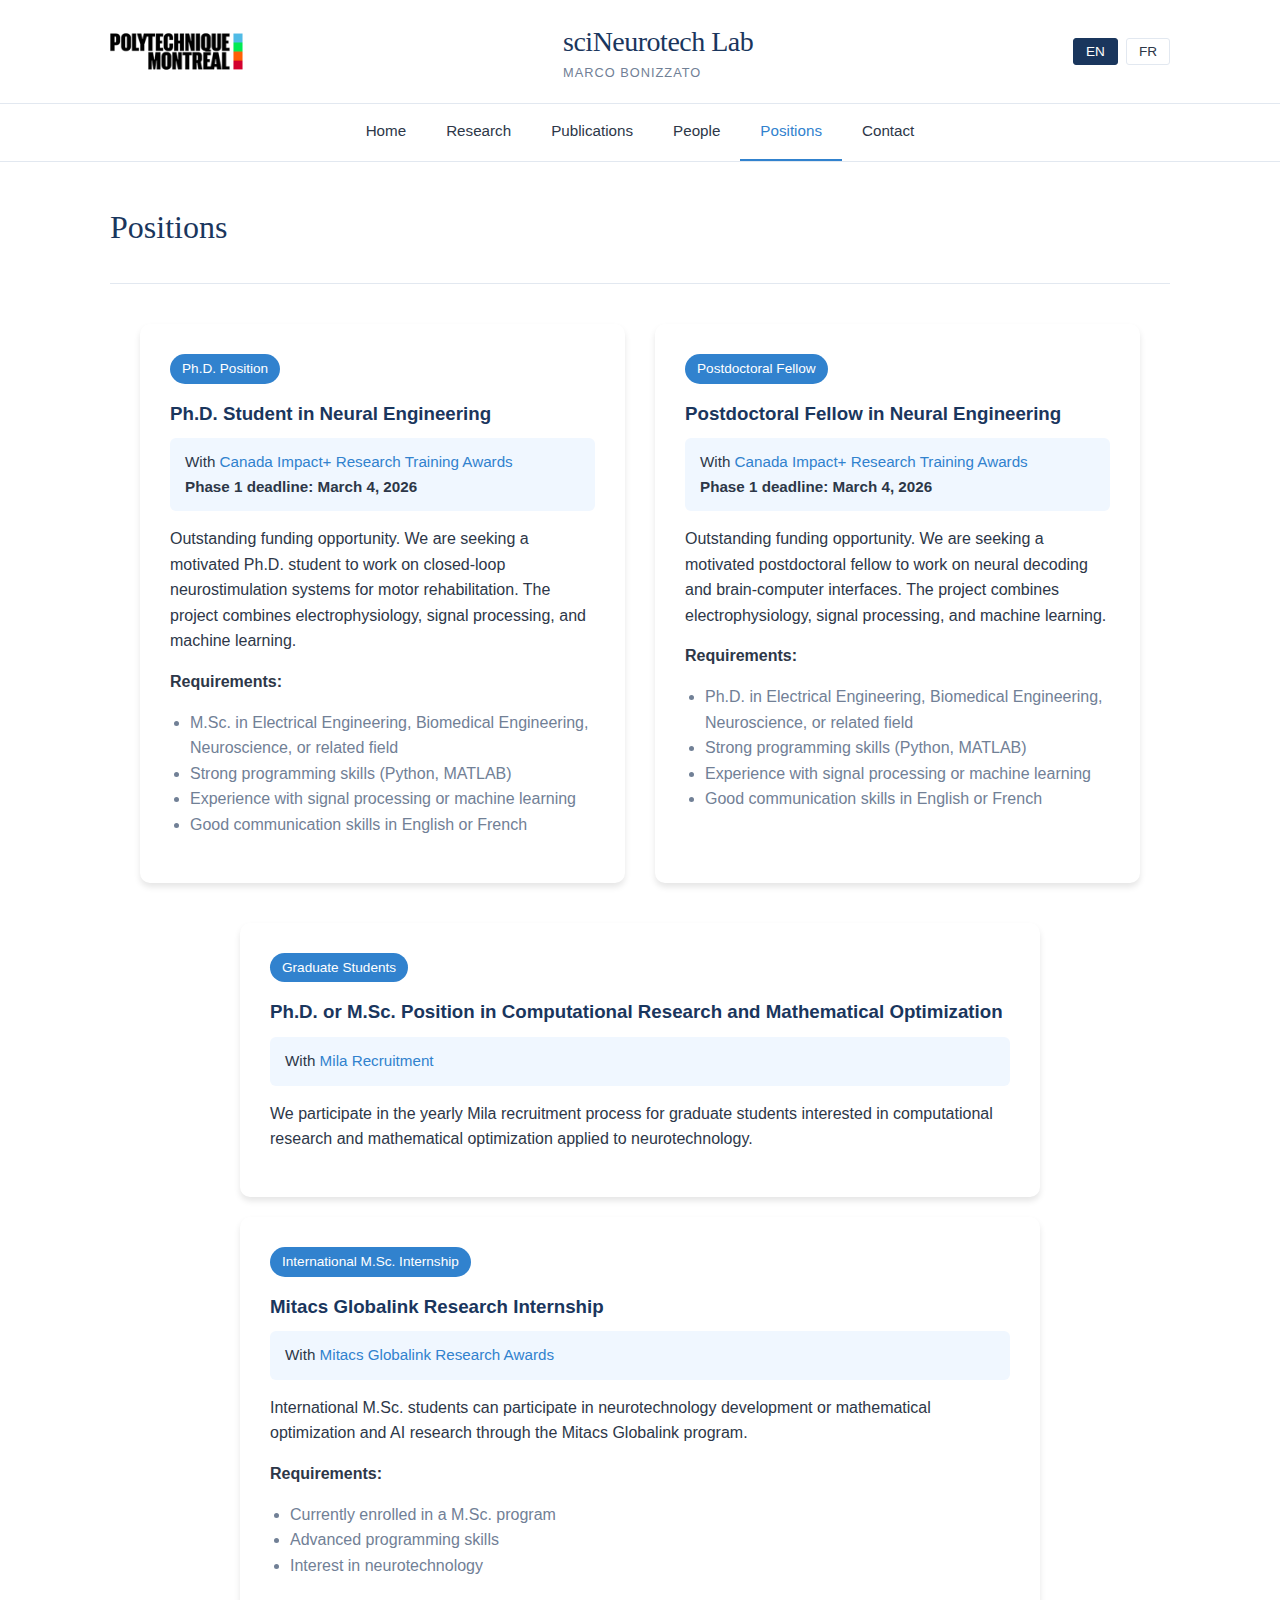
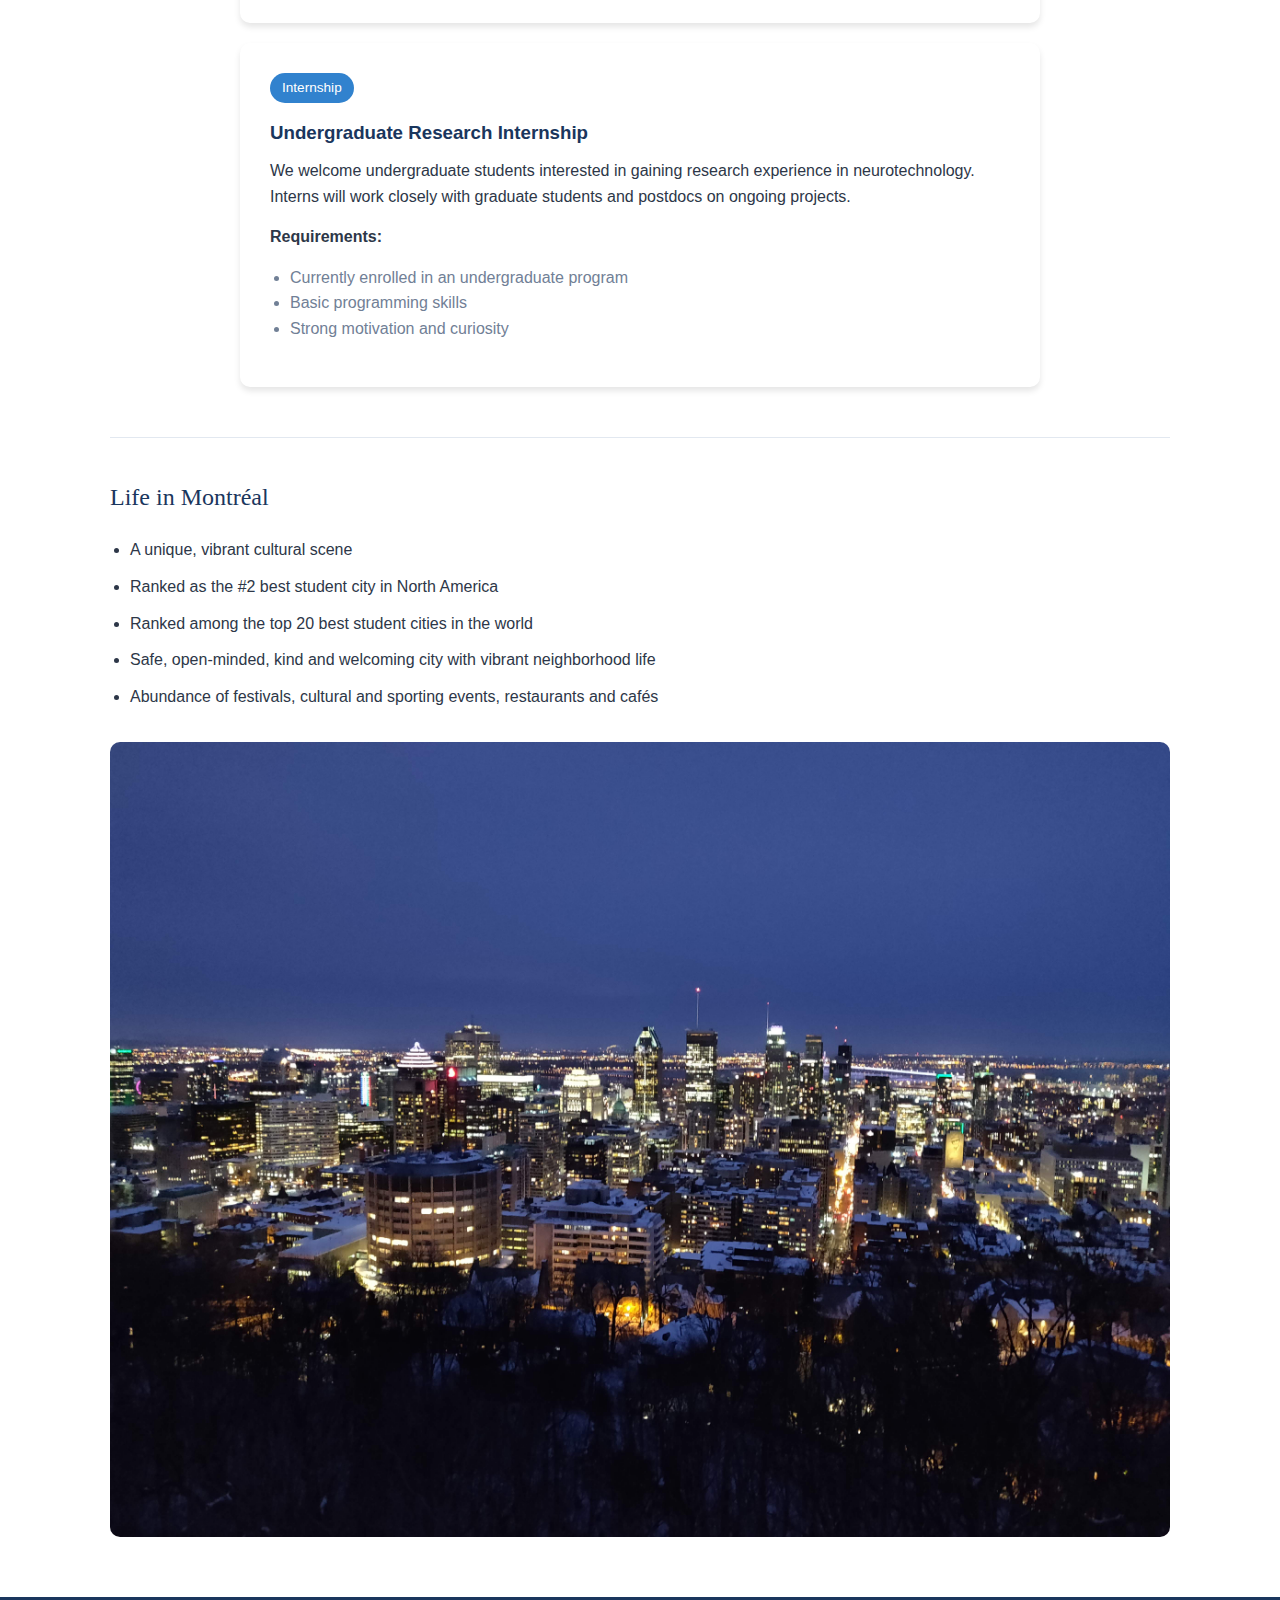
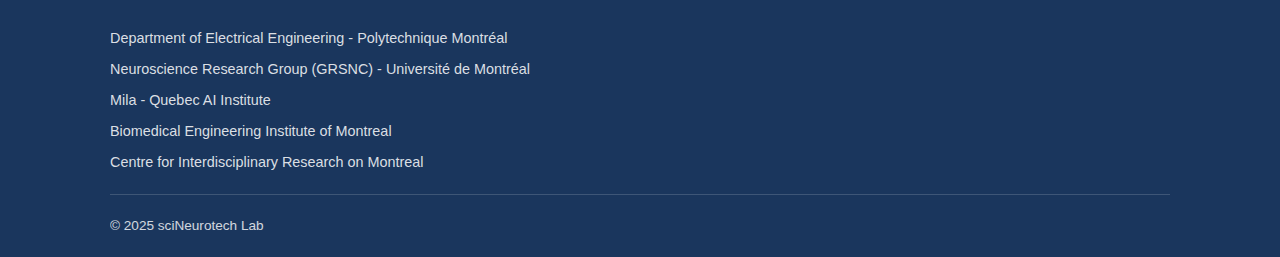
<file: positions.html>
<!DOCTYPE html>
<html lang="en">
<head>
  <meta charset="UTF-8">
  <meta name="viewport" content="width=device-width, initial-scale=1.0">
  <title>Positions | sciNeurotech Lab</title>
  <meta name="description" content="Open positions at sciNeurotech Lab - Join our team at Polytechnique Montréal">
  <link rel="stylesheet" href="styles.css">
</head>
<body>
  <header>
    <div class="header-brand">
      <div class="container">
        <a href="index.html" class="logo">
          <img src="Logo_Poly_desktop.png" alt="Polytechnique Montréal" class="institution-logo">
          <div class="lab-title">
            <span class="lab-name">sciNeurotech Lab</span>
            <a href="https://www.polymtl.ca/expertises/en/bonizzato-marco" target="_blank" class="lab-pi">Marco Bonizzato</a>
          </div>
        </a>
        <div class="lang-switch">
          <button id="btn-en" class="active" onclick="setLanguage('en')">EN</button>
          <button id="btn-fr" onclick="setLanguage('fr')">FR</button>
        </div>
      </div>
    </div>
    <nav class="main-nav">
      <div class="container">
        <button class="menu-toggle" onclick="toggleMenu()">&#9776;</button>
        <ul id="nav-menu">
          <li><a href="index.html" data-en="Home" data-fr="Accueil">Home</a></li>
          <li class="dropdown">
            <a href="index.html#research" data-en="Research" data-fr="Recherche">Research</a>
            <div class="dropdown-menu">
              <a href="research-neurostim.html" data-en="Neurostimulation" data-fr="Neurostimulation">Neurostimulation</a>
              <a href="research-maths.html" data-en="Mathematical Optimization" data-fr="Optimisation mathématique">Mathematical Optimization</a>
              <a href="research-bci.html" data-en="Brain-Computer Interfaces" data-fr="Interfaces cerveau-machine">Brain-Computer Interfaces</a>
            </div>
          </li>
          <li><a href="publications.html" data-en="Publications" data-fr="Publications">Publications</a></li>
          <li><a href="people.html" data-en="People" data-fr="Équipe">People</a></li>
          <li><a href="positions.html" class="active" data-en="Positions" data-fr="Postes">Positions</a></li>
          <li><a href="contact.html" data-en="Contact" data-fr="Contact">Contact</a></li>
        </ul>
      </div>
    </nav>
  </header>

  <main>
    <div class="container">
      <div class="page-title">
        <h1 data-en="Positions" data-fr="Postes">Positions</h1>
      </div>

      <div class="page-content-simple">

        <!-- Twin Positions: PhD and Postdoc -->
        <div class="positions-twin">
          <div class="position-item">
            <span class="type" data-en="Ph.D. Position" data-fr="Poste de doctorat">Ph.D. Position</span>
            <h3 data-en="Ph.D. Student in Neural Engineering" data-fr="Étudiant au doctorat en génie neural">Ph.D. Student in Neural Engineering</h3>
            <p class="funding-info">
              <span data-en="With" data-fr="Avec">With</span> <a href="https://sshrc-crsh.canada.ca/en/funding/opportunities/canada-impact-plus-research-training-awards.aspx" target="_blank">Canada Impact+ Research Training Awards</a>
              <br><strong data-en="Phase 1 deadline: March 4, 2026" data-fr="Date limite Phase 1: 4 mars 2026">Phase 1 deadline: March 4, 2026</strong>
            </p>
            <p data-en="Outstanding funding opportunity. We are seeking a motivated Ph.D. student to work on closed-loop neurostimulation systems for motor rehabilitation. The project combines electrophysiology, signal processing, and machine learning." data-fr="Excellente opportunité de financement. Nous recherchons un étudiant au doctorat motivé pour travailler sur des systèmes de neurostimulation en boucle fermée pour la réhabilitation motrice. Le projet combine l'électrophysiologie, le traitement du signal et l'apprentissage automatique.">Outstanding funding opportunity. We are seeking a motivated Ph.D. student to work on closed-loop neurostimulation systems for motor rehabilitation. The project combines electrophysiology, signal processing, and machine learning.</p>
            <p><strong data-en="Requirements:" data-fr="Exigences:">Requirements:</strong></p>
            <ul>
              <li data-en="M.Sc. in Electrical Engineering, Biomedical Engineering, Neuroscience, or related field" data-fr="M.Sc. en génie électrique, génie biomédical, neurosciences ou domaine connexe">M.Sc. in Electrical Engineering, Biomedical Engineering, Neuroscience, or related field</li>
              <li data-en="Strong programming skills (Python, MATLAB)" data-fr="Solides compétences en programmation (Python, MATLAB)">Strong programming skills (Python, MATLAB)</li>
              <li data-en="Experience with signal processing or machine learning" data-fr="Expérience en traitement du signal ou apprentissage automatique">Experience with signal processing or machine learning</li>
              <li data-en="Good communication skills in English or French" data-fr="Bonnes compétences en communication en anglais ou en français">Good communication skills in English or French</li>
            </ul>
          </div>

          <div class="position-item">
            <span class="type" data-en="Postdoctoral Fellow" data-fr="Stagiaire postdoctoral">Postdoctoral Fellow</span>
            <h3 data-en="Postdoctoral Fellow in Neural Engineering" data-fr="Stagiaire postdoctoral en génie neural">Postdoctoral Fellow in Neural Engineering</h3>
            <p class="funding-info">
              <span data-en="With" data-fr="Avec">With</span> <a href="https://sshrc-crsh.canada.ca/en/funding/opportunities/canada-impact-plus-research-training-awards.aspx" target="_blank">Canada Impact+ Research Training Awards</a>
              <br><strong data-en="Phase 1 deadline: March 4, 2026" data-fr="Date limite Phase 1: 4 mars 2026">Phase 1 deadline: March 4, 2026</strong>
            </p>
            <p data-en="Outstanding funding opportunity. We are seeking a motivated postdoctoral fellow to work on neural decoding and brain-computer interfaces. The project combines electrophysiology, signal processing, and machine learning." data-fr="Excellente opportunité de financement. Nous recherchons un stagiaire postdoctoral motivé pour travailler sur le décodage neural et les interfaces cerveau-machine. Le projet combine l'électrophysiologie, le traitement du signal et l'apprentissage automatique.">Outstanding funding opportunity. We are seeking a motivated postdoctoral fellow to work on neural decoding and brain-computer interfaces. The project combines electrophysiology, signal processing, and machine learning.</p>
            <p><strong data-en="Requirements:" data-fr="Exigences:">Requirements:</strong></p>
            <ul>
              <li data-en="Ph.D. in Electrical Engineering, Biomedical Engineering, Neuroscience, or related field" data-fr="Ph.D. en génie électrique, génie biomédical, neurosciences ou domaine connexe">Ph.D. in Electrical Engineering, Biomedical Engineering, Neuroscience, or related field</li>
              <li data-en="Strong programming skills (Python, MATLAB)" data-fr="Solides compétences en programmation (Python, MATLAB)">Strong programming skills (Python, MATLAB)</li>
              <li data-en="Experience with signal processing or machine learning" data-fr="Expérience en traitement du signal ou apprentissage automatique">Experience with signal processing or machine learning</li>
              <li data-en="Good communication skills in English or French" data-fr="Bonnes compétences en communication en anglais ou en français">Good communication skills in English or French</li>
            </ul>
          </div>
        </div>

        <!-- Graduate Students -->
        <div class="positions-list">
          <div class="position-item">
            <span class="type" data-en="Graduate Students" data-fr="Étudiants gradués">Graduate Students</span>
            <h3 data-en="Ph.D. or M.Sc. Position in Computational Research and Mathematical Optimization" data-fr="Poste de doctorat ou maîtrise en recherche computationnelle et optimisation mathématique">Ph.D. or M.Sc. Position in Computational Research and Mathematical Optimization</h3>
            <p class="funding-info">
              <span data-en="With" data-fr="Avec">With</span> <a href="https://mila.quebec/en/recruitment" target="_blank">Mila Recruitment</a>
            </p>
            <p data-en="We participate in the yearly Mila recruitment process for graduate students interested in computational research and mathematical optimization applied to neurotechnology." data-fr="Nous participons au processus de recrutement annuel de Mila pour les étudiants gradués intéressés par la recherche computationnelle et l'optimisation mathématique appliquées à la neurotechnologie.">We participate in the yearly Mila recruitment process for graduate students interested in computational research and mathematical optimization applied to neurotechnology.</p>
          </div>

          <!-- International MSc Internship -->
          <div class="position-item">
            <span class="type" data-en="International M.Sc. Internship" data-fr="Stage international de maîtrise">International M.Sc. Internship</span>
            <h3 data-en="Mitacs Globalink Research Internship" data-fr="Stage de recherche Mitacs Globalink">Mitacs Globalink Research Internship</h3>
            <p class="funding-info">
              <span data-en="With" data-fr="Avec">With</span> <a href="https://international.umontreal.ca/english/international-students/globalink-research-awards/" target="_blank">Mitacs Globalink Research Awards</a>
            </p>
            <p data-en="International M.Sc. students can participate in neurotechnology development or mathematical optimization and AI research through the Mitacs Globalink program." data-fr="Les étudiants internationaux à la maîtrise peuvent participer au développement de neurotechnologies ou à la recherche en optimisation mathématique et IA grâce au programme Mitacs Globalink.">International M.Sc. students can participate in neurotechnology development or mathematical optimization and AI research through the Mitacs Globalink program.</p>
            <p><strong data-en="Requirements:" data-fr="Exigences:">Requirements:</strong></p>
            <ul>
              <li data-en="Currently enrolled in a M.Sc. program" data-fr="Actuellement inscrit dans un programme de maîtrise">Currently enrolled in a M.Sc. program</li>
              <li data-en="Advanced programming skills" data-fr="Compétences avancées en programmation">Advanced programming skills</li>
              <li data-en="Interest in neurotechnology" data-fr="Intérêt pour la neurotechnologie">Interest in neurotechnology</li>
            </ul>
          </div>

          <!-- Undergraduate Internship -->
          <div class="position-item">
            <span class="type" data-en="Internship" data-fr="Stage">Internship</span>
            <h3 data-en="Undergraduate Research Internship" data-fr="Stage de recherche de premier cycle">Undergraduate Research Internship</h3>
            <p data-en="We welcome undergraduate students interested in gaining research experience in neurotechnology. Interns will work closely with graduate students and postdocs on ongoing projects." data-fr="Nous accueillons les étudiants de premier cycle intéressés à acquérir une expérience de recherche en neurotechnologie. Les stagiaires travailleront en étroite collaboration avec les étudiants gradués et les postdoctorants sur des projets en cours.">We welcome undergraduate students interested in gaining research experience in neurotechnology. Interns will work closely with graduate students and postdocs on ongoing projects.</p>
            <p><strong data-en="Requirements:" data-fr="Exigences:">Requirements:</strong></p>
            <ul>
              <li data-en="Currently enrolled in an undergraduate program" data-fr="Actuellement inscrit dans un programme de premier cycle">Currently enrolled in an undergraduate program</li>
              <li data-en="Basic programming skills" data-fr="Compétences de base en programmation">Basic programming skills</li>
              <li data-en="Strong motivation and curiosity" data-fr="Forte motivation et curiosité">Strong motivation and curiosity</li>
            </ul>
          </div>
        </div>

        <!-- Life in Montréal -->
        <div class="montreal-section">
          <h2 data-en="Life in Montréal" data-fr="Vivre à Montréal">Life in Montréal</h2>
          <ul>
            <li data-en="A unique, vibrant cultural scene" data-fr="Une scène culturelle unique et dynamique">A unique, vibrant cultural scene</li>
            <li data-en="Ranked as the #2 best student city in North America" data-fr="Classée 2e meilleure ville étudiante en Amérique du Nord">Ranked as the #2 best student city in North America</li>
            <li data-en="Ranked among the top 20 best student cities in the world" data-fr="Classée parmi les 20 meilleures villes étudiantes au monde">Ranked among the top 20 best student cities in the world</li>
            <li data-en="Safe, open-minded, kind and welcoming city with vibrant neighborhood life" data-fr="Ville sécuritaire, ouverte d'esprit, accueillante avec une vie de quartier dynamique">Safe, open-minded, kind and welcoming city with vibrant neighborhood life</li>
            <li data-en="Abundance of festivals, cultural and sporting events, restaurants and cafés" data-fr="Abondance de festivals, événements culturels et sportifs, restaurants et cafés">Abundance of festivals, cultural and sporting events, restaurants and cafés</li>
          </ul>
          <div class="montreal-image">
            <img src="montreal1.jpg" alt="Montréal">
          </div>
        </div>

      </div>
    </div>
  </main>

  <footer>
    <div class="container">
      <div class="footer-links">
        <a href="https://www.polymtl.ca/ge/" target="_blank" data-en="Department of Electrical Engineering - Polytechnique Montréal" data-fr="Département de génie électrique - Polytechnique Montréal">Department of Electrical Engineering - Polytechnique Montréal</a>
        <a href="https://neurosciences.umontreal.ca/" target="_blank" data-en="Neuroscience Research Group (GRSNC) - Université de Montréal" data-fr="Groupe de recherche en neurosciences (GRSNC) - Université de Montréal">Neuroscience Research Group (GRSNC) - Université de Montréal</a>
        <a href="https://mila.quebec/en" target="_blank">Mila - Quebec AI Institute</a>
        <a href="https://cibmontreal.ca/en/" target="_blank" data-en="Biomedical Engineering Institute of Montreal" data-fr="Institut de génie biomédical de Montréal">Biomedical Engineering Institute of Montreal</a>
        <a href="https://circa.openum.ca/" target="_blank" data-en="Centre for Interdisciplinary Research on Montreal" data-fr="Centre de recherche interdisciplinaire sur Montréal">CIRCA - Université de Montréal</a>
      </div>
      <div class="footer-bottom">
        <p>&copy; 2025 sciNeurotech Lab</p>
      </div>
    </div>
  </footer>

  <script src="script.js"></script>
</body>
</html>
</file>
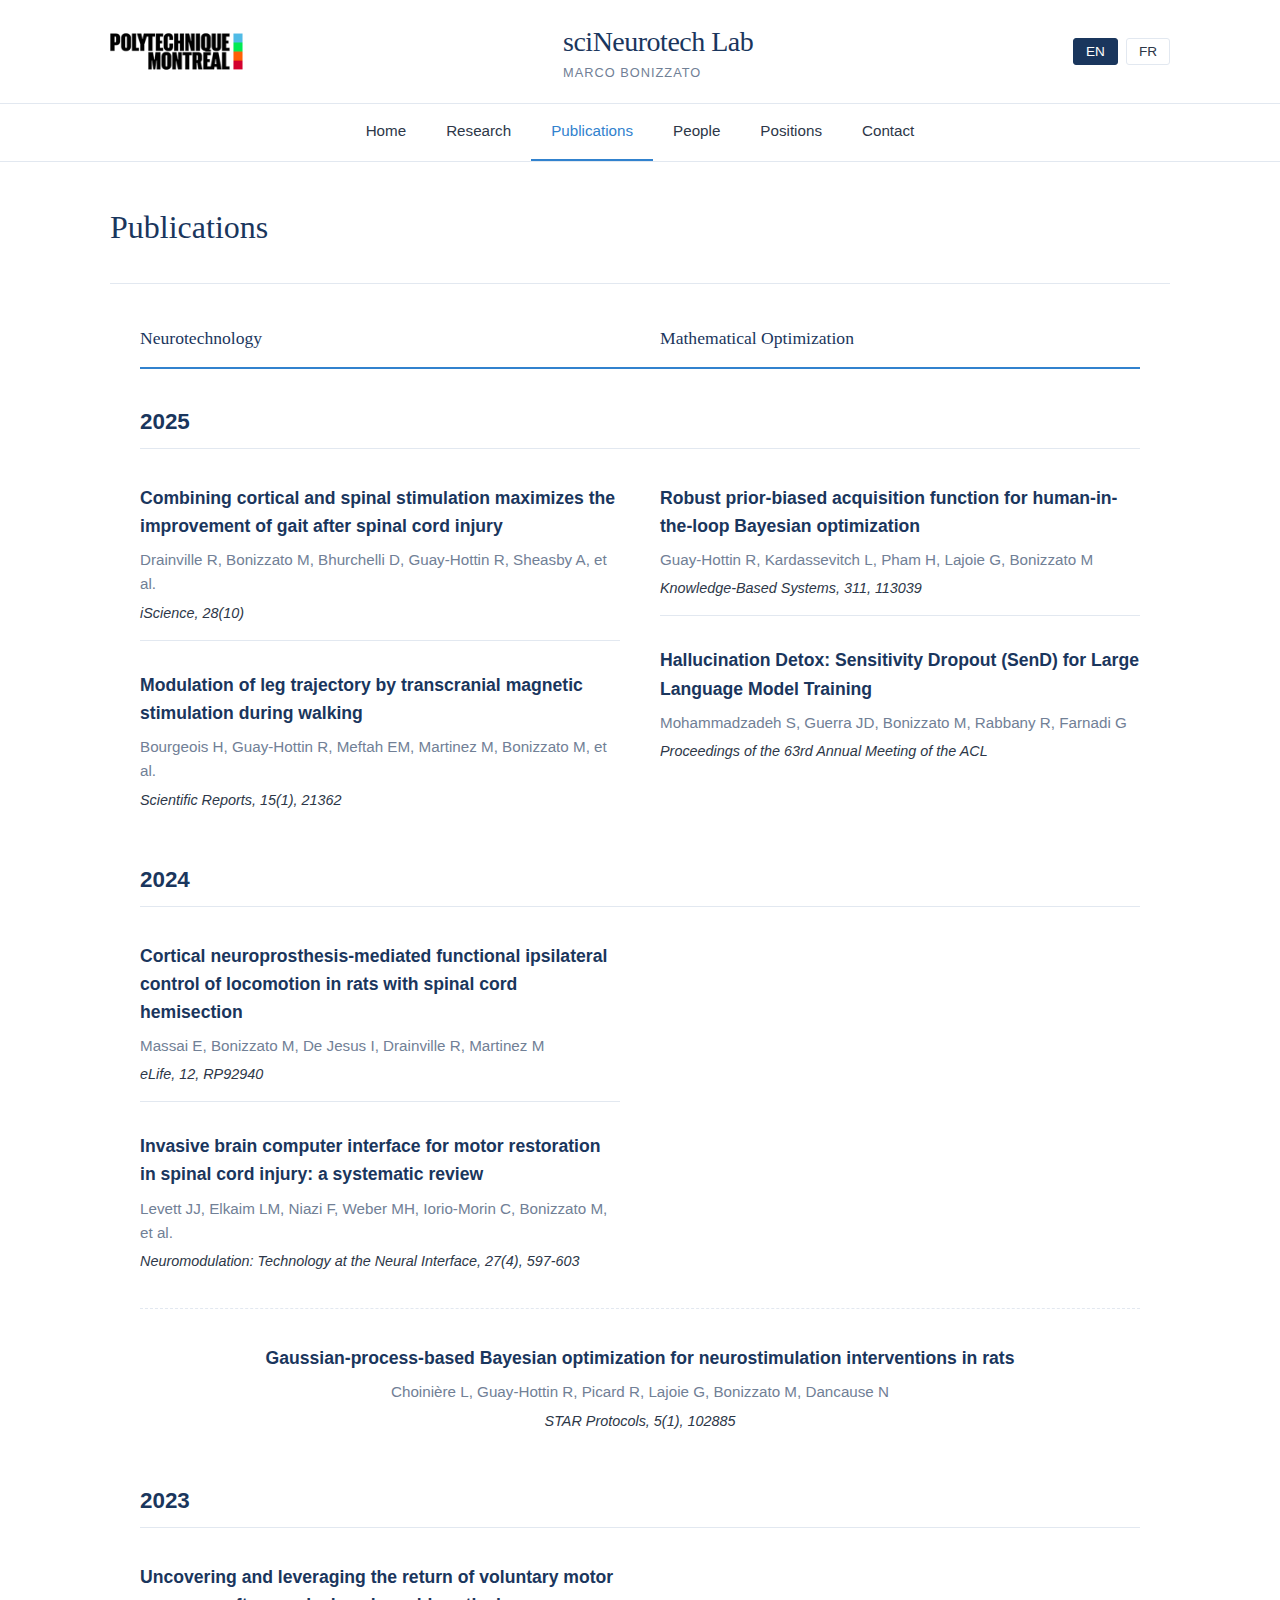
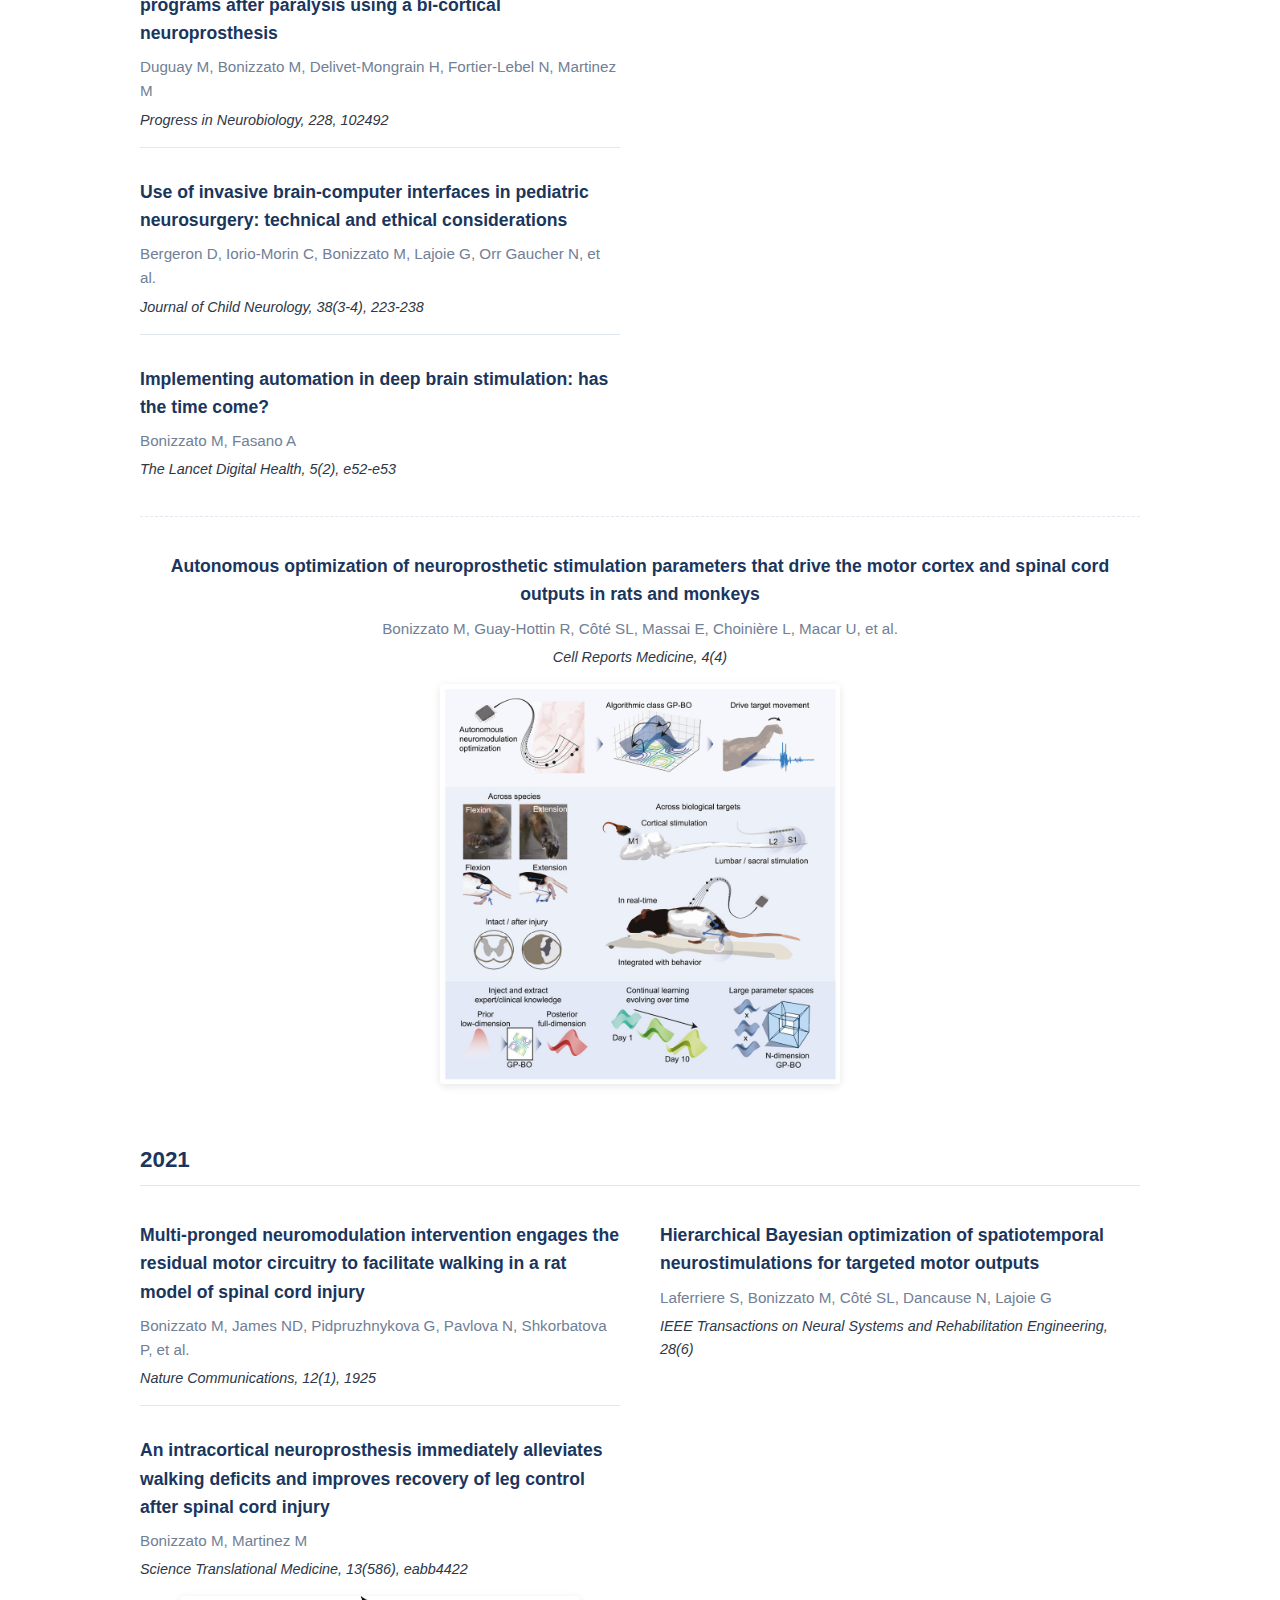
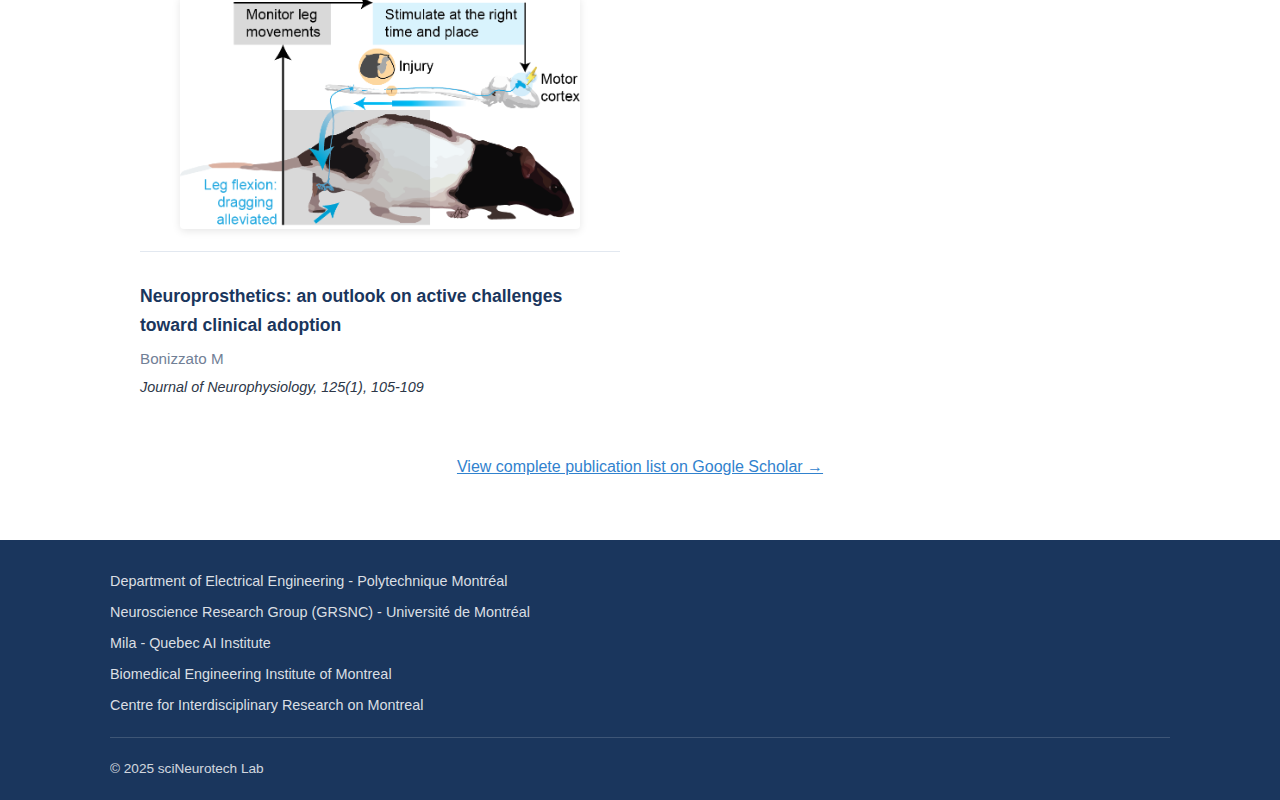
<file: publications.html>
<!DOCTYPE html>
<html lang="en">
<head>
  <meta charset="UTF-8">
  <meta name="viewport" content="width=device-width, initial-scale=1.0">
  <title>Publications | sciNeurotech Lab</title>
  <meta name="description" content="Scientific publications from the sciNeurotech Lab at Polytechnique Montréal">
  <link rel="stylesheet" href="styles.css">
</head>
<body>
  <header>
    <div class="header-brand">
      <div class="container">
        <a href="index.html" class="logo">
          <img src="Logo_Poly_desktop.png" alt="Polytechnique Montréal" class="institution-logo">
          <div class="lab-title">
            <span class="lab-name">sciNeurotech Lab</span>
            <a href="https://www.polymtl.ca/expertises/en/bonizzato-marco" target="_blank" class="lab-pi">Marco Bonizzato</a>
          </div>
        </a>
        <div class="lang-switch">
          <button id="btn-en" class="active" onclick="setLanguage('en')">EN</button>
          <button id="btn-fr" onclick="setLanguage('fr')">FR</button>
        </div>
      </div>
    </div>
    <nav class="main-nav">
      <div class="container">
        <button class="menu-toggle" onclick="toggleMenu()">&#9776;</button>
        <ul id="nav-menu">
          <li><a href="index.html" data-en="Home" data-fr="Accueil">Home</a></li>
          <li class="dropdown">
            <a href="index.html#research" data-en="Research" data-fr="Recherche">Research</a>
            <div class="dropdown-menu">
              <a href="research-neurostim.html" data-en="Neurostimulation" data-fr="Neurostimulation">Neurostimulation</a>
              <a href="research-maths.html" data-en="Mathematical Optimization" data-fr="Optimisation mathématique">Mathematical Optimization</a>
              <a href="research-bci.html" data-en="Brain-Computer Interfaces" data-fr="Interfaces cerveau-machine">Brain-Computer Interfaces</a>
            </div>
          </li>
          <li><a href="publications.html" class="active" data-en="Publications" data-fr="Publications">Publications</a></li>
          <li><a href="people.html" data-en="People" data-fr="Équipe">People</a></li>
          <li><a href="positions.html" data-en="Positions" data-fr="Postes">Positions</a></li>
          <li><a href="contact.html" data-en="Contact" data-fr="Contact">Contact</a></li>
        </ul>
      </div>
    </nav>
  </header>

  <main>
    <div class="container">
      <div class="page-title">
        <h1 data-en="Publications" data-fr="Publications">Publications</h1>
      </div>

      <div class="page-content-simple">
        <div class="publication-list">

          <!-- Column Headers -->
          <div class="publication-columns-header">
            <h3 data-en="Neurotechnology" data-fr="Neurotechnologie">Neurotechnology</h3>
            <h3 data-en="Mathematical Optimization" data-fr="Optimisation mathématique">Mathematical Optimization</h3>
          </div>

          <!-- 2025 -->
          <div class="publication-year-row">
            <h3>2025</h3>
            <div class="publication-columns">
              <div class="publication-column">
                <div class="publication-item">
                  <h4><a href="https://doi.org/10.1016/j.isci.2025.113580" target="_blank">Combining cortical and spinal stimulation maximizes the improvement of gait after spinal cord injury</a></h4>
                  <p class="authors">Drainville R, Bonizzato M, Bhurchelli D, Guay-Hottin R, Sheasby A, et al.</p>
                  <p class="journal">iScience, 28(10)</p>
                </div>
                <div class="publication-item">
                  <h4><a href="https://doi.org/10.1038/s41598-025-05741-3" target="_blank">Modulation of leg trajectory by transcranial magnetic stimulation during walking</a></h4>
                  <p class="authors">Bourgeois H, Guay-Hottin R, Meftah EM, Martinez M, Bonizzato M, et al.</p>
                  <p class="journal">Scientific Reports, 15(1), 21362</p>
                </div>
              </div>
              <div class="publication-column">
                <div class="publication-item">
                  <h4><a href="https://doi.org/10.1016/j.knosys.2025.113039" target="_blank">Robust prior-biased acquisition function for human-in-the-loop Bayesian optimization</a></h4>
                  <p class="authors">Guay-Hottin R, Kardassevitch L, Pham H, Lajoie G, Bonizzato M</p>
                  <p class="journal">Knowledge-Based Systems, 311, 113039</p>
                </div>
                <div class="publication-item">
                  <h4><a href="https://aclanthology.org/2025.acl-long.276/" target="_blank">Hallucination Detox: Sensitivity Dropout (SenD) for Large Language Model Training</a></h4>
                  <p class="authors">Mohammadzadeh S, Guerra JD, Bonizzato M, Rabbany R, Farnadi G</p>
                  <p class="journal">Proceedings of the 63rd Annual Meeting of the ACL</p>
                </div>
              </div>
            </div>
          </div>

          <!-- 2024 -->
          <div class="publication-year-row">
            <h3>2024</h3>
            <div class="publication-columns">
              <div class="publication-column">
                <div class="publication-item">
                  <h4><a href="https://doi.org/10.7554/eLife.92940" target="_blank">Cortical neuroprosthesis-mediated functional ipsilateral control of locomotion in rats with spinal cord hemisection</a></h4>
                  <p class="authors">Massai E, Bonizzato M, De Jesus I, Drainville R, Martinez M</p>
                  <p class="journal">eLife, 12, RP92940</p>
                </div>
                <div class="publication-item">
                  <h4><a href="https://doi.org/10.1016/j.neurom.2023.10.006" target="_blank">Invasive brain computer interface for motor restoration in spinal cord injury: a systematic review</a></h4>
                  <p class="authors">Levett JJ, Elkaim LM, Niazi F, Weber MH, Iorio-Morin C, Bonizzato M, et al.</p>
                  <p class="journal">Neuromodulation: Technology at the Neural Interface, 27(4), 597-603</p>
                </div>
              </div>
              <div class="publication-column">
              </div>
            </div>
            <div class="publication-spanning">
              <div class="publication-item">
                <h4><a href="https://doi.org/10.1016/j.xpro.2024.102885" target="_blank">Gaussian-process-based Bayesian optimization for neurostimulation interventions in rats</a></h4>
                <p class="authors">Choinière L, Guay-Hottin R, Picard R, Lajoie G, Bonizzato M, Dancause N</p>
                <p class="journal">STAR Protocols, 5(1), 102885</p>
              </div>
            </div>
          </div>

          <!-- 2023 -->
          <div class="publication-year-row">
            <h3>2023</h3>
            <div class="publication-columns">
              <div class="publication-column">
                <div class="publication-item">
                  <h4><a href="https://doi.org/10.1016/j.pneurobio.2023.102492" target="_blank">Uncovering and leveraging the return of voluntary motor programs after paralysis using a bi-cortical neuroprosthesis</a></h4>
                  <p class="authors">Duguay M, Bonizzato M, Delivet-Mongrain H, Fortier-Lebel N, Martinez M</p>
                  <p class="journal">Progress in Neurobiology, 228, 102492</p>
                </div>
                <div class="publication-item">
                  <h4><a href="https://doi.org/10.1177/08830738231167736" target="_blank">Use of invasive brain-computer interfaces in pediatric neurosurgery: technical and ethical considerations</a></h4>
                  <p class="authors">Bergeron D, Iorio-Morin C, Bonizzato M, Lajoie G, Orr Gaucher N, et al.</p>
                  <p class="journal">Journal of Child Neurology, 38(3-4), 223-238</p>
                </div>
                <div class="publication-item">
                  <h4><a href="https://doi.org/10.1016/S2589-7500(22)00229-1" target="_blank">Implementing automation in deep brain stimulation: has the time come?</a></h4>
                  <p class="authors">Bonizzato M, Fasano A</p>
                  <p class="journal">The Lancet Digital Health, 5(2), e52-e53</p>
                </div>
              </div>
              <div class="publication-column">
              </div>
            </div>
            <div class="publication-spanning">
              <div class="publication-item">
                <h4><a href="https://doi.org/10.1016/j.xcrm.2023.101008" target="_blank">Autonomous optimization of neuroprosthetic stimulation parameters that drive the motor cortex and spinal cord outputs in rats and monkeys</a></h4>
                <p class="authors">Bonizzato M, Guay-Hottin R, Côté SL, Massai E, Choinière L, Macar U, et al.</p>
                <p class="journal">Cell Reports Medicine, 4(4)</p>
                <div class="publication-graphical-abstract">
                  <img src="GA_cell2022.jpg" alt="Cell Reports Medicine 2023 Graphical Abstract">
                </div>
              </div>
            </div>
          </div>

          <!-- 2021 -->
          <div class="publication-year-row">
            <h3>2021</h3>
            <div class="publication-columns">
              <div class="publication-column">
                <div class="publication-item">
                  <h4><a href="https://doi.org/10.1038/s41467-021-22137-9" target="_blank">Multi-pronged neuromodulation intervention engages the residual motor circuitry to facilitate walking in a rat model of spinal cord injury</a></h4>
                  <p class="authors">Bonizzato M, James ND, Pidpruzhnykova G, Pavlova N, Shkorbatova P, et al.</p>
                  <p class="journal">Nature Communications, 12(1), 1925</p>
                </div>
                <div class="publication-item">
                  <h4><a href="https://doi.org/10.1126/scitranslmed.abb4422" target="_blank">An intracortical neuroprosthesis immediately alleviates walking deficits and improves recovery of leg control after spinal cord injury</a></h4>
                  <p class="authors">Bonizzato M, Martinez M</p>
                  <p class="journal">Science Translational Medicine, 13(586), eabb4422</p>
                  <div class="publication-graphical-abstract">
                    <img src="GA_STM.png" alt="Science Translational Medicine 2021 Graphical Abstract">
                  </div>
                </div>
                <div class="publication-item">
                  <h4><a href="https://doi.org/10.1152/jn.00496.2020" target="_blank">Neuroprosthetics: an outlook on active challenges toward clinical adoption</a></h4>
                  <p class="authors">Bonizzato M</p>
                  <p class="journal">Journal of Neurophysiology, 125(1), 105-109</p>
                </div>
              </div>
              <div class="publication-column">
                <div class="publication-item">
                  <h4><a href="https://doi.org/10.1109/TNSRE.2020.2987001" target="_blank">Hierarchical Bayesian optimization of spatiotemporal neurostimulations for targeted motor outputs</a></h4>
                  <p class="authors">Laferriere S, Bonizzato M, Côté SL, Dancause N, Lajoie G</p>
                  <p class="journal">IEEE Transactions on Neural Systems and Rehabilitation Engineering, 28(6)</p>
                </div>
              </div>
            </div>
          </div>

          <p style="margin-top: 40px; color: #718096; text-align: center;">
            <a href="https://scholar.google.ca/citations?hl=en&user=FotSO_sAAAAJ" target="_blank" style="color: #3182ce;" data-en="View complete publication list on Google Scholar →" data-fr="Voir la liste complète des publications sur Google Scholar →">View complete publication list on Google Scholar →</a>
          </p>

        </div>
      </div>
    </div>
  </main>

  <footer>
    <div class="container">
      <div class="footer-links">
        <a href="https://www.polymtl.ca/ge/" target="_blank" data-en="Department of Electrical Engineering - Polytechnique Montréal" data-fr="Département de génie électrique - Polytechnique Montréal">Department of Electrical Engineering - Polytechnique Montréal</a>
        <a href="https://neurosciences.umontreal.ca/" target="_blank" data-en="Neuroscience Research Group (GRSNC) - Université de Montréal" data-fr="Groupe de recherche en neurosciences (GRSNC) - Université de Montréal">Neuroscience Research Group (GRSNC) - Université de Montréal</a>
        <a href="https://mila.quebec/en" target="_blank">Mila - Quebec AI Institute</a>
        <a href="https://cibmontreal.ca/en/" target="_blank" data-en="Biomedical Engineering Institute of Montreal" data-fr="Institut de génie biomédical de Montréal">Biomedical Engineering Institute of Montreal</a>
        <a href="https://circa.openum.ca/" target="_blank" data-en="Centre for Interdisciplinary Research on Montreal" data-fr="Centre de recherche interdisciplinaire sur Montréal">CIRCA - Université de Montréal</a>
      </div>
      <div class="footer-bottom">
        <p>&copy; 2025 sciNeurotech Lab</p>
      </div>
    </div>
  </footer>

  <script src="script.js"></script>
</body>
</html>
</file>
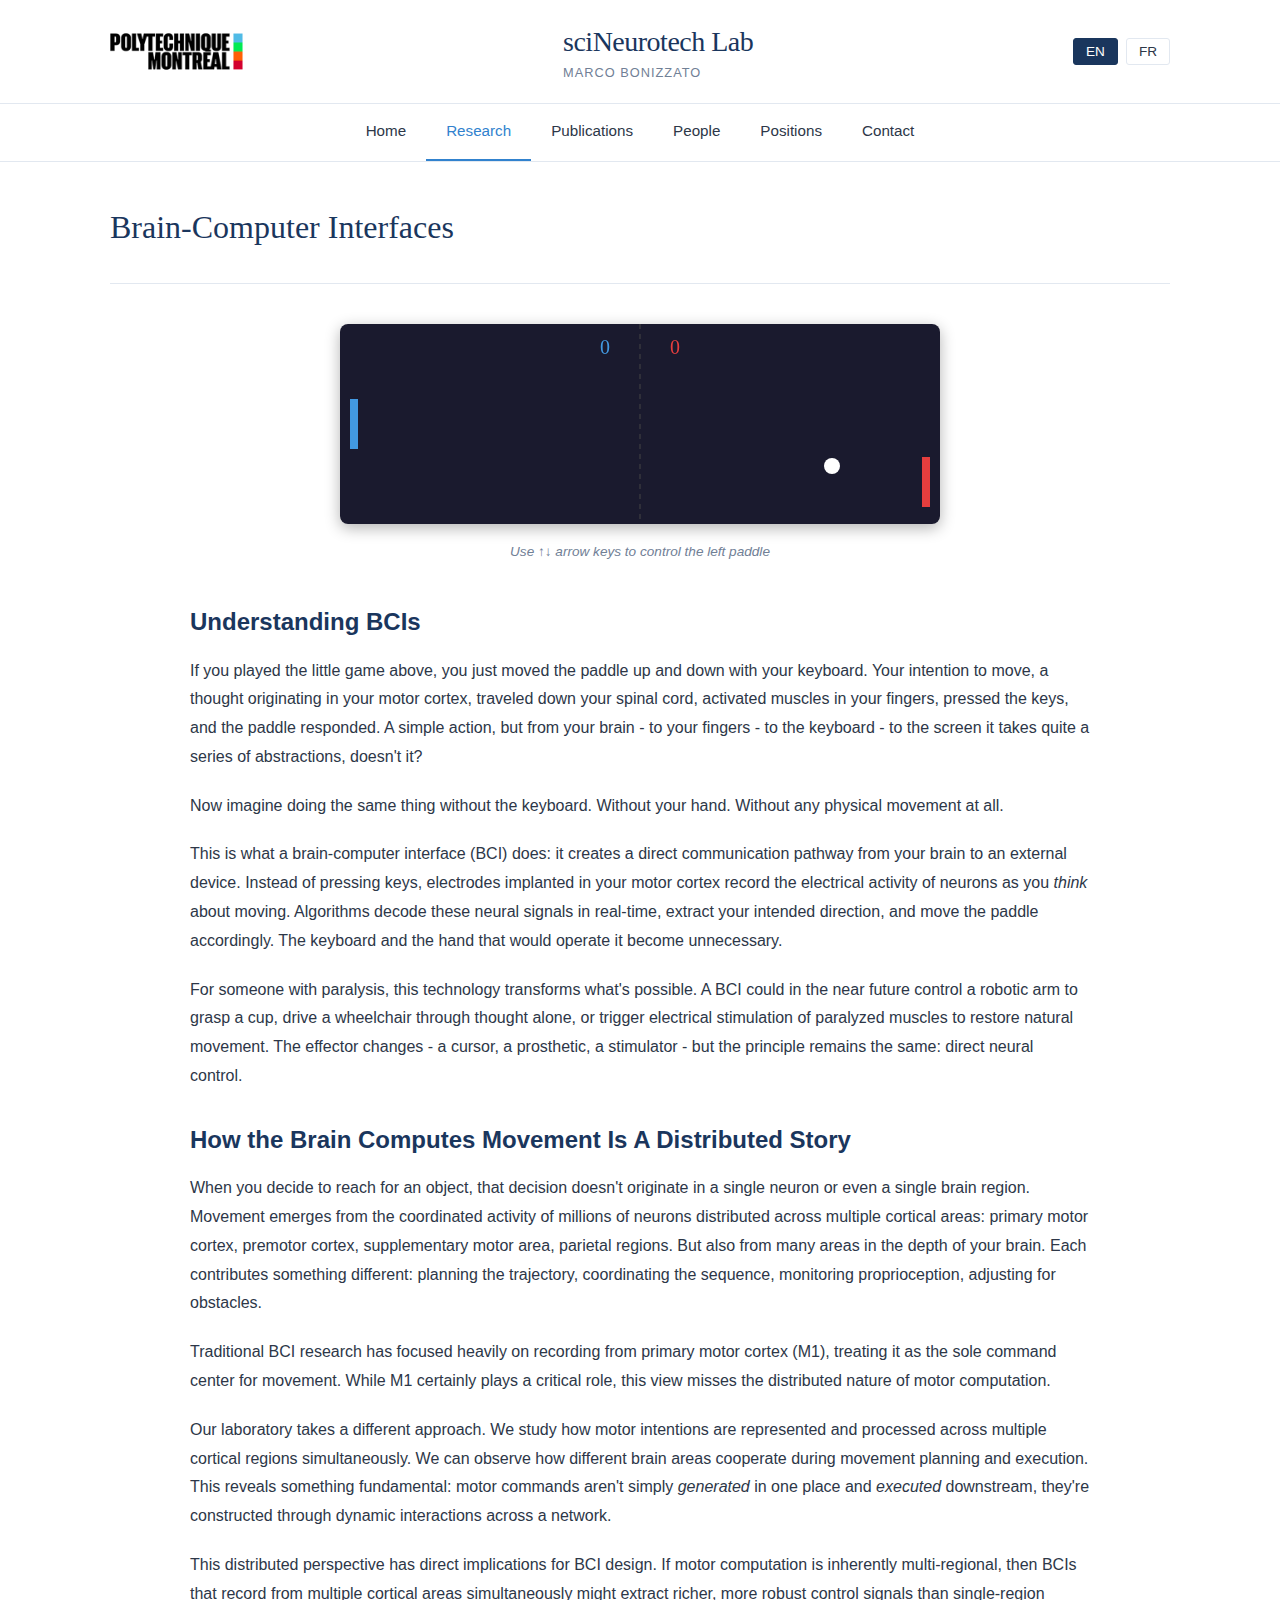
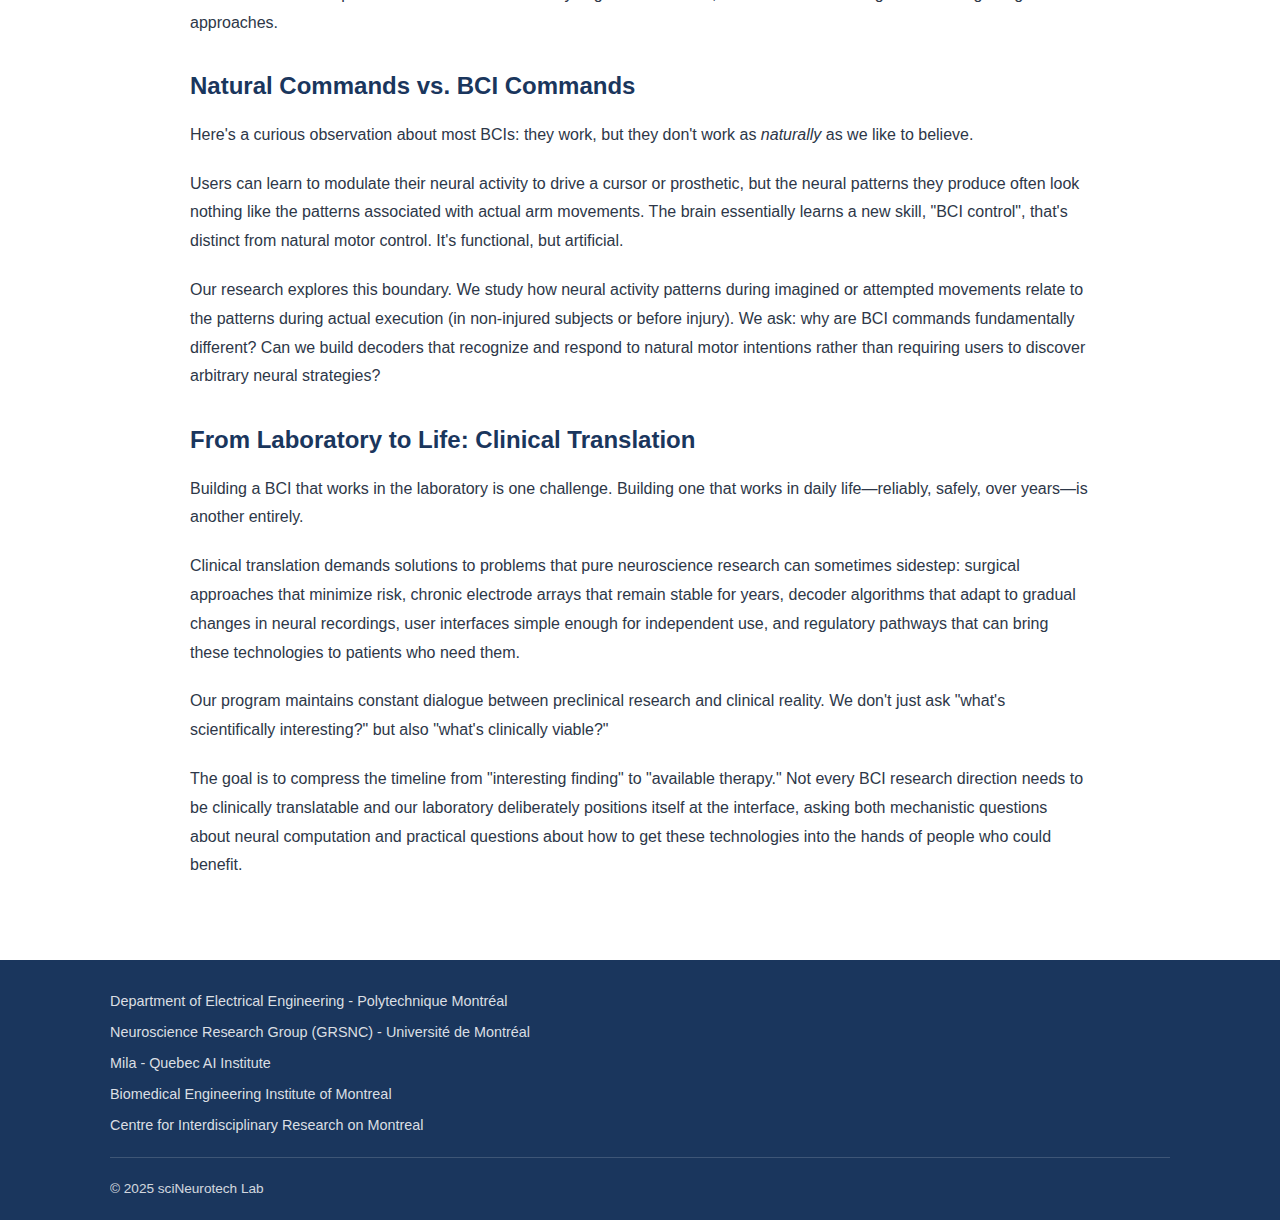
<file: research-bci.html>
<!DOCTYPE html>
<html lang="en">
<head>
  <meta charset="UTF-8">
  <meta name="viewport" content="width=device-width, initial-scale=1.0">
  <title>Brain-Computer Interfaces | sciNeurotech Lab</title>
  <meta name="description" content="Brain-Computer Interface research at sciNeurotech Lab - creating bidirectional neural interfaces for motor control">
  <link rel="stylesheet" href="styles.css">
</head>
<body>
  <header>
    <div class="header-brand">
      <div class="container">
        <a href="index.html" class="logo">
          <img src="Logo_Poly_desktop.png" alt="Polytechnique Montréal" class="institution-logo">
          <div class="lab-title">
            <span class="lab-name">sciNeurotech Lab</span>
            <a href="https://www.polymtl.ca/expertises/en/bonizzato-marco" target="_blank" class="lab-pi">Marco Bonizzato</a>
          </div>
        </a>
        <div class="lang-switch">
          <button id="btn-en" class="active" onclick="setLanguage('en')">EN</button>
          <button id="btn-fr" onclick="setLanguage('fr')">FR</button>
        </div>
      </div>
    </div>
    <nav class="main-nav">
      <div class="container">
        <button class="menu-toggle" onclick="toggleMenu()">&#9776;</button>
        <ul id="nav-menu">
          <li><a href="index.html" data-en="Home" data-fr="Accueil">Home</a></li>
          <li class="dropdown">
            <a href="index.html#research" class="active" data-en="Research" data-fr="Recherche">Research</a>
            <div class="dropdown-menu">
              <a href="research-neurostim.html" data-en="Neurostimulation" data-fr="Neurostimulation">Neurostimulation</a>
              <a href="research-maths.html" data-en="Mathematical Optimization" data-fr="Optimisation mathématique">Mathematical Optimization</a>
              <a href="research-bci.html" data-en="Brain-Computer Interfaces" data-fr="Interfaces cerveau-machine">Brain-Computer Interfaces</a>
            </div>
          </li>
          <li><a href="publications.html" data-en="Publications" data-fr="Publications">Publications</a></li>
          <li><a href="people.html" data-en="People" data-fr="Équipe">People</a></li>
          <li><a href="positions.html" data-en="Positions" data-fr="Postes">Positions</a></li>
          <li><a href="contact.html" data-en="Contact" data-fr="Contact">Contact</a></li>
        </ul>
      </div>
    </nav>
  </header>

  <main>
    <div class="container">
      <div class="page-title">
        <h1 data-en="Brain-Computer Interfaces" data-fr="Interfaces cerveau-machine">Brain-Computer Interfaces</h1>
      </div>

      <!-- Pong Game Demo -->
      <div class="pong-container">
        <canvas id="pongCanvas" width="600" height="200"></canvas>
        <p class="pong-instructions" data-en="Use ↑↓ arrow keys to control the left paddle" data-fr="Utilisez les touches ↑↓ pour contrôler la raquette gauche">Use ↑↓ arrow keys to control the left paddle</p>
      </div>

      <div class="page-content-simple">
        <div class="research-detail">
          <h3 data-en="Understanding BCIs" data-fr="Comprendre les ICM">Understanding BCIs</h3>
          <p data-en="If you played the little game above, you just moved the paddle up and down with your keyboard. Your intention to move, a thought originating in your motor cortex, traveled down your spinal cord, activated muscles in your fingers, pressed the keys, and the paddle responded. A simple action, but from your brain - to your fingers - to the keyboard - to the screen it takes quite a series of abstractions, doesn't it?" data-fr="Si vous avez joué au petit jeu ci-dessus, vous venez de déplacer la raquette de haut en bas avec votre clavier. Votre intention de bouger, une pensée provenant de votre cortex moteur, a voyagé le long de votre moelle épinière, activé les muscles de vos doigts, appuyé sur les touches, et la raquette a répondu. Une action simple, mais de votre cerveau - à vos doigts - au clavier - à l'écran, cela prend toute une série d'abstractions, n'est-ce pas ?">If you played the little game above, you just moved the paddle up and down with your keyboard. Your intention to move, a thought originating in your motor cortex, traveled down your spinal cord, activated muscles in your fingers, pressed the keys, and the paddle responded. A simple action, but from your brain - to your fingers - to the keyboard - to the screen it takes quite a series of abstractions, doesn't it?</p>
          <p data-en="Now imagine doing the same thing without the keyboard. Without your hand. Without any physical movement at all." data-fr="Maintenant, imaginez faire la même chose sans le clavier. Sans votre main. Sans aucun mouvement physique du tout.">Now imagine doing the same thing without the keyboard. Without your hand. Without any physical movement at all.</p>
          <p data-en="This is what a brain-computer interface (BCI) does: it creates a direct communication pathway from your brain to an external device. Instead of pressing keys, electrodes implanted in your motor cortex record the electrical activity of neurons as you <em>think</em> about moving. Algorithms decode these neural signals in real-time, extract your intended direction, and move the paddle accordingly. The keyboard and the hand that would operate it become unnecessary." data-fr="C'est ce que fait une interface cerveau-machine (ICM) : elle crée une voie de communication directe de votre cerveau vers un appareil externe. Au lieu d'appuyer sur des touches, des électrodes implantées dans votre cortex moteur enregistrent l'activité électrique des neurones pendant que vous <em>pensez</em> à bouger. Des algorithmes décodent ces signaux neuraux en temps réel, extraient la direction que vous souhaitez et déplacent la raquette en conséquence. Le clavier et la main qui l'actionnerait deviennent inutiles.">This is what a brain-computer interface (BCI) does: it creates a direct communication pathway from your brain to an external device. Instead of pressing keys, electrodes implanted in your motor cortex record the electrical activity of neurons as you <em>think</em> about moving. Algorithms decode these neural signals in real-time, extract your intended direction, and move the paddle accordingly. The keyboard and the hand that would operate it become unnecessary.</p>
          <p data-en="For someone with paralysis, this technology transforms what's possible. A BCI could in the near future control a robotic arm to grasp a cup, drive a wheelchair through thought alone, or trigger electrical stimulation of paralyzed muscles to restore natural movement. The effector changes - a cursor, a prosthetic, a stimulator - but the principle remains the same: direct neural control." data-fr="Pour une personne atteinte de paralysie, cette technologie transforme ce qui est possible. Une ICM pourrait dans un avenir proche contrôler un bras robotique pour saisir une tasse, conduire un fauteuil roulant par la pensée seule, ou déclencher une stimulation électrique des muscles paralysés pour restaurer le mouvement naturel. L'effecteur change - un curseur, une prothèse, un stimulateur - mais le principe reste le même : le contrôle neural direct.">For someone with paralysis, this technology transforms what's possible. A BCI could in the near future control a robotic arm to grasp a cup, drive a wheelchair through thought alone, or trigger electrical stimulation of paralyzed muscles to restore natural movement. The effector changes - a cursor, a prosthetic, a stimulator - but the principle remains the same: direct neural control.</p>

          <h3 data-en="How the Brain Computes Movement Is A Distributed Story" data-fr="Comment le cerveau calcule le mouvement : une histoire distribuée">How the Brain Computes Movement Is A Distributed Story</h3>
          <p data-en="When you decide to reach for an object, that decision doesn't originate in a single neuron or even a single brain region. Movement emerges from the coordinated activity of millions of neurons distributed across multiple cortical areas: primary motor cortex, premotor cortex, supplementary motor area, parietal regions. But also from many areas in the depth of your brain. Each contributes something different: planning the trajectory, coordinating the sequence, monitoring proprioception, adjusting for obstacles." data-fr="Lorsque vous décidez d'atteindre un objet, cette décision ne provient pas d'un seul neurone ni même d'une seule région cérébrale. Le mouvement émerge de l'activité coordonnée de millions de neurones distribués à travers plusieurs aires corticales : cortex moteur primaire, cortex prémoteur, aire motrice supplémentaire, régions pariétales. Mais aussi de nombreuses zones dans les profondeurs de votre cerveau. Chacune contribue différemment : planifier la trajectoire, coordonner la séquence, surveiller la proprioception, s'ajuster aux obstacles.">When you decide to reach for an object, that decision doesn't originate in a single neuron or even a single brain region. Movement emerges from the coordinated activity of millions of neurons distributed across multiple cortical areas: primary motor cortex, premotor cortex, supplementary motor area, parietal regions. But also from many areas in the depth of your brain. Each contributes something different: planning the trajectory, coordinating the sequence, monitoring proprioception, adjusting for obstacles.</p>
          <p data-en="Traditional BCI research has focused heavily on recording from primary motor cortex (M1), treating it as the sole command center for movement. While M1 certainly plays a critical role, this view misses the distributed nature of motor computation." data-fr="La recherche traditionnelle sur les ICM s'est fortement concentrée sur l'enregistrement du cortex moteur primaire (M1), le traitant comme le seul centre de commande du mouvement. Bien que M1 joue certainement un rôle critique, cette vision manque la nature distribuée du calcul moteur.">Traditional BCI research has focused heavily on recording from primary motor cortex (M1), treating it as the sole command center for movement. While M1 certainly plays a critical role, this view misses the distributed nature of motor computation.</p>
          <p data-en="Our laboratory takes a different approach. We study how motor intentions are represented and processed across multiple cortical regions simultaneously. We can observe how different brain areas cooperate during movement planning and execution. This reveals something fundamental: motor commands aren't simply <em>generated</em> in one place and <em>executed</em> downstream, they're constructed through dynamic interactions across a network." data-fr="Notre laboratoire adopte une approche différente. Nous étudions comment les intentions motrices sont représentées et traitées simultanément dans plusieurs régions corticales. Nous pouvons observer comment différentes zones cérébrales coopèrent pendant la planification et l'exécution du mouvement. Cela révèle quelque chose de fondamental : les commandes motrices ne sont pas simplement <em>générées</em> en un endroit et <em>exécutées</em> en aval, elles sont construites à travers des interactions dynamiques à travers un réseau.">Our laboratory takes a different approach. We study how motor intentions are represented and processed across multiple cortical regions simultaneously. We can observe how different brain areas cooperate during movement planning and execution. This reveals something fundamental: motor commands aren't simply <em>generated</em> in one place and <em>executed</em> downstream, they're constructed through dynamic interactions across a network.</p>
          <p data-en="This distributed perspective has direct implications for BCI design. If motor computation is inherently multi-regional, then BCIs that record from multiple cortical areas simultaneously might extract richer, more robust control signals than single-region approaches." data-fr="Cette perspective distribuée a des implications directes pour la conception des ICM. Si le calcul moteur est intrinsèquement multi-régional, alors les ICM qui enregistrent simultanément depuis plusieurs aires corticales pourraient extraire des signaux de contrôle plus riches et plus robustes que les approches à région unique.">This distributed perspective has direct implications for BCI design. If motor computation is inherently multi-regional, then BCIs that record from multiple cortical areas simultaneously might extract richer, more robust control signals than single-region approaches.</p>

          <h3 data-en="Natural Commands vs. BCI Commands" data-fr="Commandes naturelles vs commandes ICM">Natural Commands vs. BCI Commands</h3>
          <p data-en="Here's a curious observation about most BCIs: they work, but they don't work as <em>naturally</em> as we like to believe." data-fr="Voici une observation curieuse concernant la plupart des ICM : elles fonctionnent, mais elles ne fonctionnent pas aussi <em>naturellement</em> que nous aimons le croire.">Here's a curious observation about most BCIs: they work, but they don't work as <em>naturally</em> as we like to believe.</p>
          <p data-en="Users can learn to modulate their neural activity to drive a cursor or prosthetic, but the neural patterns they produce often look nothing like the patterns associated with actual arm movements. The brain essentially learns a new skill, &quot;BCI control&quot;, that's distinct from natural motor control. It's functional, but artificial." data-fr="Les utilisateurs peuvent apprendre à moduler leur activité neurale pour contrôler un curseur ou une prothèse, mais les schémas neuraux qu'ils produisent ne ressemblent souvent en rien aux schémas associés aux mouvements réels du bras. Le cerveau apprend essentiellement une nouvelle compétence, « le contrôle ICM », qui est distincte du contrôle moteur naturel. C'est fonctionnel, mais artificiel.">Users can learn to modulate their neural activity to drive a cursor or prosthetic, but the neural patterns they produce often look nothing like the patterns associated with actual arm movements. The brain essentially learns a new skill, "BCI control", that's distinct from natural motor control. It's functional, but artificial.</p>
          <p data-en="Our research explores this boundary. We study how neural activity patterns during imagined or attempted movements relate to the patterns during actual execution (in non-injured subjects or before injury). We ask: why are BCI commands fundamentally different? Can we build decoders that recognize and respond to natural motor intentions rather than requiring users to discover arbitrary neural strategies?" data-fr="Notre recherche explore cette frontière. Nous étudions comment les schémas d'activité neurale pendant les mouvements imaginés ou tentés se rapportent aux schémas pendant l'exécution réelle (chez les sujets non blessés ou avant la blessure). Nous demandons : pourquoi les commandes ICM sont-elles fondamentalement différentes ? Pouvons-nous construire des décodeurs qui reconnaissent et répondent aux intentions motrices naturelles plutôt que d'exiger des utilisateurs qu'ils découvrent des stratégies neurales arbitraires ?">Our research explores this boundary. We study how neural activity patterns during imagined or attempted movements relate to the patterns during actual execution (in non-injured subjects or before injury). We ask: why are BCI commands fundamentally different? Can we build decoders that recognize and respond to natural motor intentions rather than requiring users to discover arbitrary neural strategies?</p>

          <h3 data-en="From Laboratory to Life: Clinical Translation" data-fr="Du laboratoire à la vie : translation clinique">From Laboratory to Life: Clinical Translation</h3>
          <p data-en="Building a BCI that works in the laboratory is one challenge. Building one that works in daily life—reliably, safely, over years—is another entirely." data-fr="Construire une ICM qui fonctionne en laboratoire est un défi. En construire une qui fonctionne dans la vie quotidienne — de manière fiable, sûre, pendant des années — en est un tout autre.">Building a BCI that works in the laboratory is one challenge. Building one that works in daily life—reliably, safely, over years—is another entirely.</p>
          <p data-en="Clinical translation demands solutions to problems that pure neuroscience research can sometimes sidestep: surgical approaches that minimize risk, chronic electrode arrays that remain stable for years, decoder algorithms that adapt to gradual changes in neural recordings, user interfaces simple enough for independent use, and regulatory pathways that can bring these technologies to patients who need them." data-fr="La translation clinique exige des solutions à des problèmes que la recherche en neurosciences pure peut parfois contourner : des approches chirurgicales qui minimisent les risques, des réseaux d'électrodes chroniques qui restent stables pendant des années, des algorithmes de décodage qui s'adaptent aux changements graduels des enregistrements neuraux, des interfaces utilisateur suffisamment simples pour une utilisation autonome, et des voies réglementaires qui peuvent apporter ces technologies aux patients qui en ont besoin.">Clinical translation demands solutions to problems that pure neuroscience research can sometimes sidestep: surgical approaches that minimize risk, chronic electrode arrays that remain stable for years, decoder algorithms that adapt to gradual changes in neural recordings, user interfaces simple enough for independent use, and regulatory pathways that can bring these technologies to patients who need them.</p>
          <p data-en="Our program maintains constant dialogue between preclinical research and clinical reality. We don't just ask &quot;what's scientifically interesting?&quot; but also &quot;what's clinically viable?&quot;" data-fr="Notre programme maintient un dialogue constant entre la recherche préclinique et la réalité clinique. Nous ne demandons pas seulement « qu'est-ce qui est scientifiquement intéressant ? » mais aussi « qu'est-ce qui est cliniquement viable ? »">Our program maintains constant dialogue between preclinical research and clinical reality. We don't just ask "what's scientifically interesting?" but also "what's clinically viable?"</p>
          <p data-en="The goal is to compress the timeline from &quot;interesting finding&quot; to &quot;available therapy.&quot; Not every BCI research direction needs to be clinically translatable and our laboratory deliberately positions itself at the interface, asking both mechanistic questions about neural computation and practical questions about how to get these technologies into the hands of people who could benefit." data-fr="L'objectif est de comprimer le délai entre « découverte intéressante » et « thérapie disponible ». Chaque direction de recherche sur les ICM n'a pas besoin d'être cliniquement transposable et notre laboratoire se positionne délibérément à l'interface, posant à la fois des questions mécanistiques sur le calcul neural et des questions pratiques sur la façon d'amener ces technologies entre les mains des personnes qui pourraient en bénéficier.">The goal is to compress the timeline from "interesting finding" to "available therapy." Not every BCI research direction needs to be clinically translatable and our laboratory deliberately positions itself at the interface, asking both mechanistic questions about neural computation and practical questions about how to get these technologies into the hands of people who could benefit.</p>
        </div>
      </div>
    </div>
  </main>

  <footer>
    <div class="container">
      <div class="footer-links">
        <a href="https://www.polymtl.ca/ge/" target="_blank" data-en="Department of Electrical Engineering - Polytechnique Montréal" data-fr="Département de génie électrique - Polytechnique Montréal">Department of Electrical Engineering - Polytechnique Montréal</a>
        <a href="https://neurosciences.umontreal.ca/" target="_blank" data-en="Neuroscience Research Group (GRSNC) - Université de Montréal" data-fr="Groupe de recherche en neurosciences (GRSNC) - Université de Montréal">Neuroscience Research Group (GRSNC) - Université de Montréal</a>
        <a href="https://mila.quebec/en" target="_blank">Mila - Quebec AI Institute</a>
        <a href="https://cibmontreal.ca/en/" target="_blank" data-en="Biomedical Engineering Institute of Montreal" data-fr="Institut de génie biomédical de Montréal">Biomedical Engineering Institute of Montreal</a>
        <a href="https://circa.openum.ca/" target="_blank" data-en="Centre for Interdisciplinary Research on Montreal" data-fr="Centre de recherche interdisciplinaire sur Montréal">CIRCA - Université de Montréal</a>
      </div>
      <div class="footer-bottom">
        <p>&copy; 2025 sciNeurotech Lab</p>
      </div>
    </div>
  </footer>

  <script src="script.js"></script>
  <script>
    // Pong Game
    const canvas = document.getElementById('pongCanvas');
    const ctx = canvas.getContext('2d');

    // Game objects
    const ball = { x: 300, y: 100, vx: 4, vy: 3, radius: 8 };
    const paddleH = 50, paddleW = 8;
    const leftPaddle = { y: 75, speed: 0 };
    const rightPaddle = { y: 75 };
    let leftScore = 0, rightScore = 0;

    // Controls
    document.addEventListener('keydown', (e) => {
      if (e.key === 'ArrowUp') leftPaddle.speed = -5;
      if (e.key === 'ArrowDown') leftPaddle.speed = 5;
    });
    document.addEventListener('keyup', (e) => {
      if (e.key === 'ArrowUp' || e.key === 'ArrowDown') leftPaddle.speed = 0;
    });

    function update() {
      // Move left paddle
      leftPaddle.y += leftPaddle.speed;
      leftPaddle.y = Math.max(0, Math.min(canvas.height - paddleH, leftPaddle.y));

      // AI for right paddle
      const rightCenter = rightPaddle.y + paddleH / 2;
      if (rightCenter < ball.y - 10) rightPaddle.y += 2;
      else if (rightCenter > ball.y + 10) rightPaddle.y -= 2;
      rightPaddle.y = Math.max(0, Math.min(canvas.height - paddleH, rightPaddle.y));

      // Move ball
      ball.x += ball.vx;
      ball.y += ball.vy;

      // Top/bottom bounce
      if (ball.y - ball.radius < 0 || ball.y + ball.radius > canvas.height) ball.vy *= -1;

      // Left paddle collision
      if (ball.x - ball.radius < 20 && ball.y > leftPaddle.y && ball.y < leftPaddle.y + paddleH) {
        ball.vx = Math.abs(ball.vx);
        ball.vx *= 1.05;
      }
      // Right paddle collision
      if (ball.x + ball.radius > canvas.width - 20 && ball.y > rightPaddle.y && ball.y < rightPaddle.y + paddleH) {
        ball.vx = -Math.abs(ball.vx);
        ball.vx *= 1.05;
      }

      // Scoring
      if (ball.x < 0) { rightScore++; resetBall(); }
      if (ball.x > canvas.width) { leftScore++; resetBall(); }

      // Speed cap
      ball.vx = Math.max(-10, Math.min(10, ball.vx));
    }

    function resetBall() {
      ball.x = 300; ball.y = 100;
      ball.vx = (Math.random() > 0.5 ? 4 : -4);
      ball.vy = (Math.random() - 0.5) * 6;
    }

    function draw() {
      // Background
      ctx.fillStyle = '#1a1a2e';
      ctx.fillRect(0, 0, canvas.width, canvas.height);

      // Center line
      ctx.strokeStyle = '#444';
      ctx.setLineDash([5, 5]);
      ctx.beginPath();
      ctx.moveTo(canvas.width / 2, 0);
      ctx.lineTo(canvas.width / 2, canvas.height);
      ctx.stroke();
      ctx.setLineDash([]);

      // Paddles
      ctx.fillStyle = '#4299e1';
      ctx.fillRect(10, leftPaddle.y, paddleW, paddleH);
      ctx.fillStyle = '#e53e3e';
      ctx.fillRect(canvas.width - 18, rightPaddle.y, paddleW, paddleH);

      // Ball
      ctx.fillStyle = '#fff';
      ctx.beginPath();
      ctx.arc(ball.x, ball.y, ball.radius, 0, Math.PI * 2);
      ctx.fill();

      // Score
      ctx.font = '20px Georgia';
      ctx.fillStyle = '#4299e1';
      ctx.fillText(leftScore, canvas.width / 2 - 40, 30);
      ctx.fillStyle = '#e53e3e';
      ctx.fillText(rightScore, canvas.width / 2 + 30, 30);
    }

    function gameLoop() {
      update();
      draw();
      requestAnimationFrame(gameLoop);
    }
    gameLoop();
  </script>
</body>
</html>
</file>
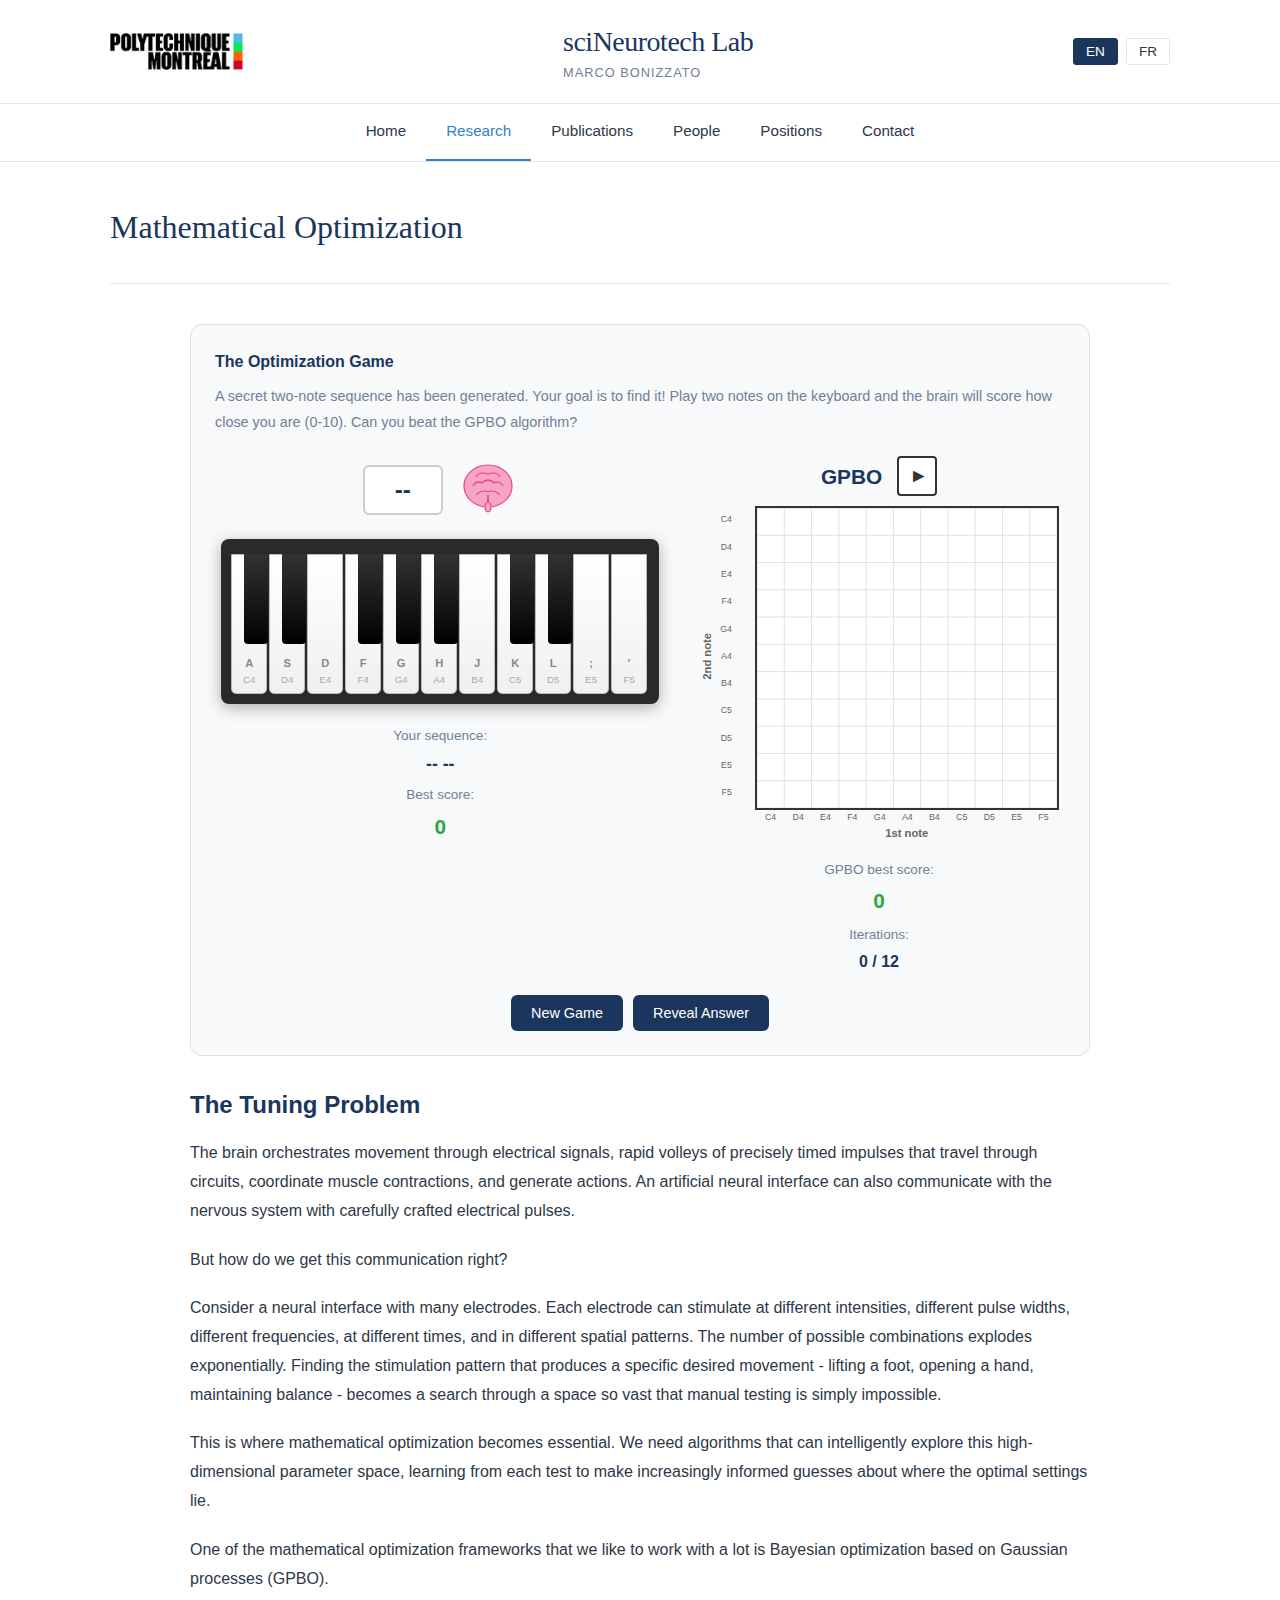
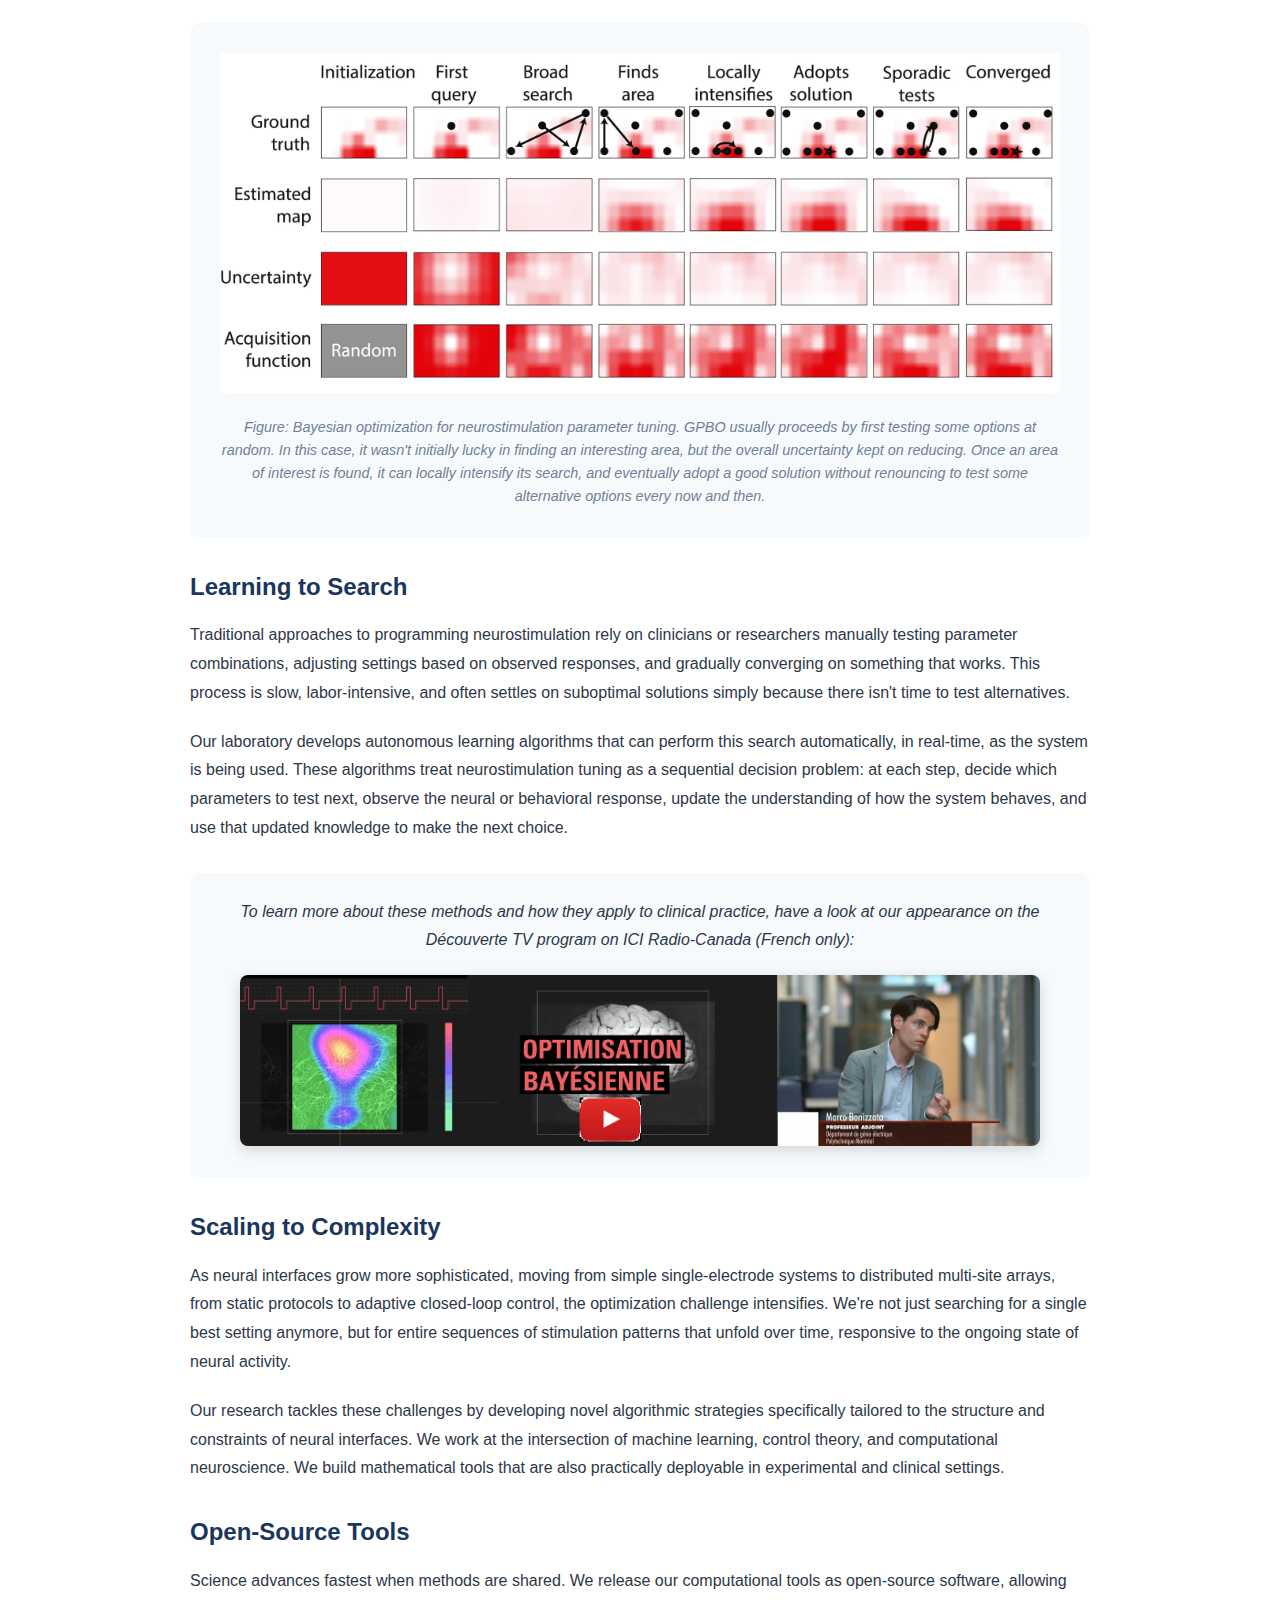
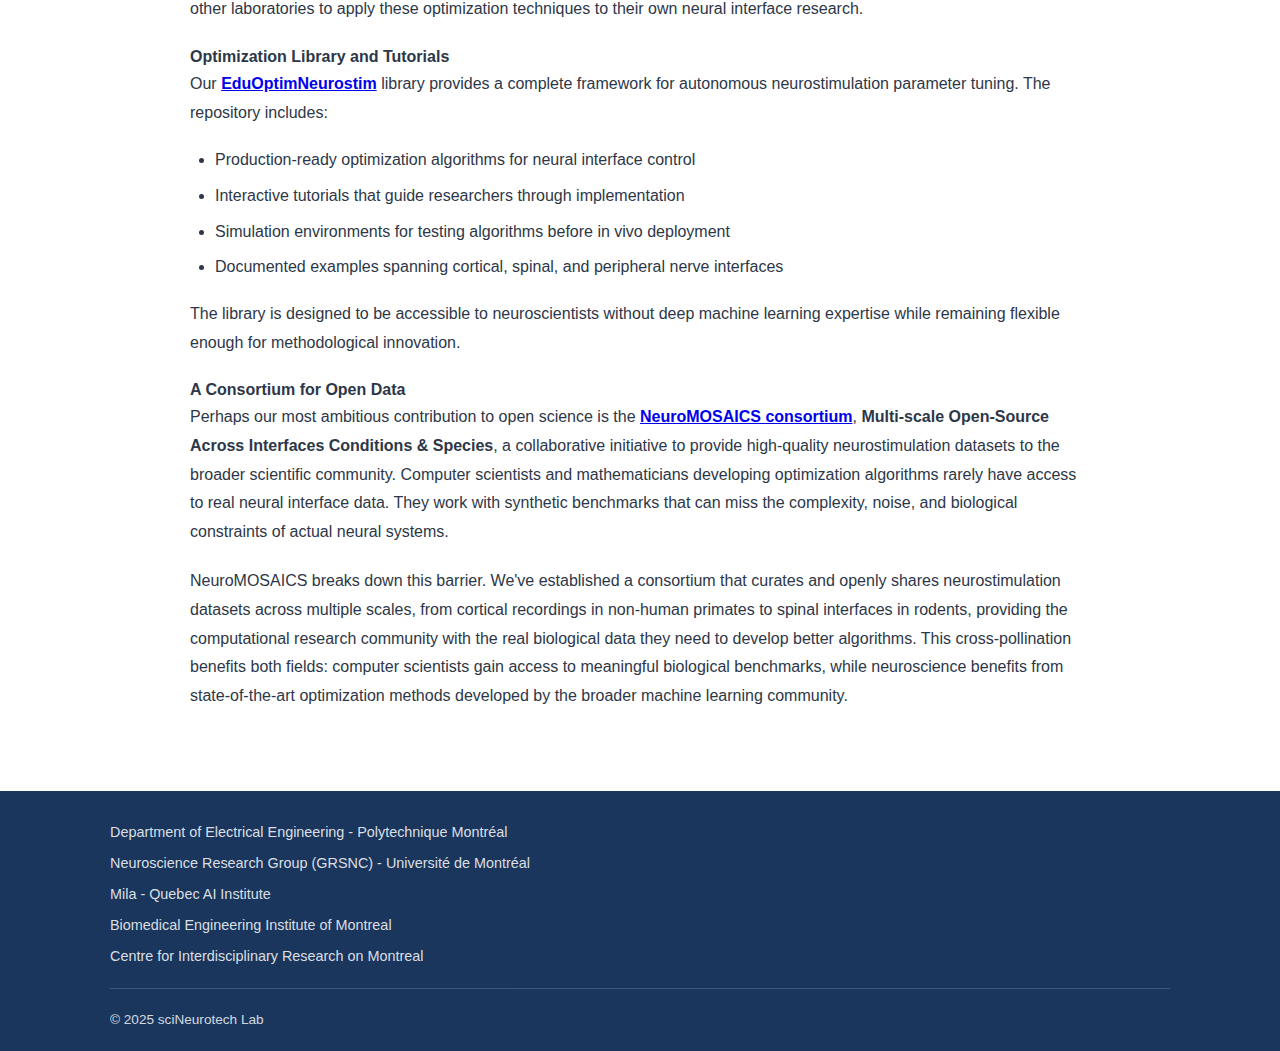
<file: research-maths.html>
<!DOCTYPE html>
<html lang="en">
<head>
  <meta charset="UTF-8">
  <meta name="viewport" content="width=device-width, initial-scale=1.0">
  <title>Mathematical Optimization | sciNeurotech Lab</title>
  <meta name="description" content="Mathematical optimization research at sciNeurotech Lab - computational approaches to neural systems">
  <link rel="stylesheet" href="styles.css">
</head>
<body>
  <header>
    <div class="header-brand">
      <div class="container">
        <a href="index.html" class="logo">
          <img src="Logo_Poly_desktop.png" alt="Polytechnique Montréal" class="institution-logo">
          <div class="lab-title">
            <span class="lab-name">sciNeurotech Lab</span>
            <a href="https://www.polymtl.ca/expertises/en/bonizzato-marco" target="_blank" class="lab-pi">Marco Bonizzato</a>
          </div>
        </a>
        <div class="lang-switch">
          <button id="btn-en" class="active" onclick="setLanguage('en')">EN</button>
          <button id="btn-fr" onclick="setLanguage('fr')">FR</button>
        </div>
      </div>
    </div>
    <nav class="main-nav">
      <div class="container">
        <button class="menu-toggle" onclick="toggleMenu()">&#9776;</button>
        <ul id="nav-menu">
          <li><a href="index.html" data-en="Home" data-fr="Accueil">Home</a></li>
          <li class="dropdown">
            <a href="index.html#research" class="active" data-en="Research" data-fr="Recherche">Research</a>
            <div class="dropdown-menu">
              <a href="research-neurostim.html" data-en="Neurostimulation" data-fr="Neurostimulation">Neurostimulation</a>
              <a href="research-maths.html" data-en="Mathematical Optimization" data-fr="Optimisation mathématique">Mathematical Optimization</a>
              <a href="research-bci.html" data-en="Brain-Computer Interfaces" data-fr="Interfaces cerveau-machine">Brain-Computer Interfaces</a>
            </div>
          </li>
          <li><a href="publications.html" data-en="Publications" data-fr="Publications">Publications</a></li>
          <li><a href="people.html" data-en="People" data-fr="Équipe">People</a></li>
          <li><a href="positions.html" data-en="Positions" data-fr="Postes">Positions</a></li>
          <li><a href="contact.html" data-en="Contact" data-fr="Contact">Contact</a></li>
        </ul>
      </div>
    </nav>
  </header>

  <main>
    <div class="container">
      <div class="page-title">
        <h1 data-en="Mathematical Optimization" data-fr="Optimisation mathématique">Mathematical Optimization</h1>
      </div>

      <div class="page-content-simple">
        <div class="research-detail">
          <!-- GPBO Interactive Demo -->
          <div class="gpbo-demo-container">
            <h4 data-en="The Optimization Game" data-fr="Le jeu d'optimisation">The Optimization Game</h4>
            <p class="gpbo-instructions" data-en="A secret two-note sequence has been generated. Your goal is to find it! Play two notes on the keyboard and the brain will score how close you are (0-10). Can you beat the GPBO algorithm?" data-fr="Une séquence secrète de deux notes a été générée. Votre objectif est de la trouver ! Jouez deux notes au clavier et le cerveau notera à quel point vous êtes proche (0-10). Pouvez-vous battre l'algorithme GPBO ?">A secret two-note sequence has been generated. Your goal is to find it! Play two notes on the keyboard and the brain will score how close you are (0-10). Can you beat the GPBO algorithm?</p>

            <div class="gpbo-game-layout">
              <!-- Left side: Human player -->
              <div class="gpbo-human-side">
                <div class="gpbo-score-display">
                  <div class="gpbo-score-box" id="humanScoreBox">--</div>
                  <div class="gpbo-brain-icon">
                    <svg id="brainIcon" viewBox="0 0 100 100" width="60" height="60">
                      <ellipse cx="50" cy="50" rx="40" ry="35" fill="#f8a5c2" stroke="#e84393" stroke-width="2"/>
                      <path d="M30 35 Q35 25 50 30 Q65 25 70 35" fill="none" stroke="#e84393" stroke-width="2"/>
                      <path d="M25 50 Q30 40 40 45 Q50 35 60 45 Q70 40 75 50" fill="none" stroke="#e84393" stroke-width="2"/>
                      <path d="M30 65 Q40 55 50 60 Q60 55 70 65" fill="none" stroke="#e84393" stroke-width="2"/>
                      <path d="M50 80 Q50 70 50 65" fill="none" stroke="#e84393" stroke-width="3"/>
                      <ellipse cx="50" cy="85" rx="5" ry="8" fill="#f8a5c2" stroke="#e84393" stroke-width="2"/>
                    </svg>
                  </div>
                </div>

                <div class="piano-container" id="pianoContainer">
                  <div class="piano-keys">
                    <div class="piano-key white-key" data-note="C4" data-key="A">
                      <span class="key-label">A</span>
                      <span class="note-label">C4</span>
                    </div>
                    <div class="piano-key black-key" data-note="C#4" data-key="W"></div>
                    <div class="piano-key white-key" data-note="D4" data-key="S">
                      <span class="key-label">S</span>
                      <span class="note-label">D4</span>
                    </div>
                    <div class="piano-key black-key" data-note="D#4" data-key="E"></div>
                    <div class="piano-key white-key" data-note="E4" data-key="D">
                      <span class="key-label">D</span>
                      <span class="note-label">E4</span>
                    </div>
                    <div class="piano-key white-key" data-note="F4" data-key="F">
                      <span class="key-label">F</span>
                      <span class="note-label">F4</span>
                    </div>
                    <div class="piano-key black-key" data-note="F#4" data-key="T"></div>
                    <div class="piano-key white-key" data-note="G4" data-key="G">
                      <span class="key-label">G</span>
                      <span class="note-label">G4</span>
                    </div>
                    <div class="piano-key black-key" data-note="G#4" data-key="Y"></div>
                    <div class="piano-key white-key" data-note="A4" data-key="H">
                      <span class="key-label">H</span>
                      <span class="note-label">A4</span>
                    </div>
                    <div class="piano-key black-key" data-note="A#4" data-key="U"></div>
                    <div class="piano-key white-key" data-note="B4" data-key="J">
                      <span class="key-label">J</span>
                      <span class="note-label">B4</span>
                    </div>
                    <div class="piano-key white-key" data-note="C5" data-key="K">
                      <span class="key-label">K</span>
                      <span class="note-label">C5</span>
                    </div>
                    <div class="piano-key black-key" data-note="C#5" data-key="O"></div>
                    <div class="piano-key white-key" data-note="D5" data-key="L">
                      <span class="key-label">L</span>
                      <span class="note-label">D5</span>
                    </div>
                    <div class="piano-key black-key" data-note="D#5" data-key="P"></div>
                    <div class="piano-key white-key" data-note="E5" data-key=";">
                      <span class="key-label">;</span>
                      <span class="note-label">E5</span>
                    </div>
                    <div class="piano-key white-key" data-note="F5" data-key="'">
                      <span class="key-label">'</span>
                      <span class="note-label">F5</span>
                    </div>
                  </div>
                </div>

                <div class="gpbo-human-info">
                  <p data-en="Your sequence:" data-fr="Votre séquence :">Your sequence:</p>
                  <span id="humanSequence" class="sequence-display">-- --</span>
                  <p data-en="Best score:" data-fr="Meilleur score :">Best score:</p>
                  <span id="humanBestScore" class="best-score">0</span>
                </div>
              </div>

              <!-- Right side: GPBO algorithm -->
              <div class="gpbo-algorithm-side">
                <div class="gpbo-header">
                  <span class="gpbo-title">GPBO</span>
                  <button id="gpboPlayBtn" class="gpbo-play-btn" title="Run GPBO">
                    <span class="play-icon">&#9658;</span>
                  </button>
                </div>

                <div class="gpbo-grid-wrapper">
                  <div class="gpbo-y-axis">
                    <span class="axis-title" data-en="2nd note" data-fr="2e note">2nd note</span>
                    <div class="axis-notes y-axis-notes">
                      <span>C4</span><span>D4</span><span>E4</span><span>F4</span><span>G4</span><span>A4</span><span>B4</span><span>C5</span><span>D5</span><span>E5</span><span>F5</span>
                    </div>
                  </div>
                  <div class="gpbo-grid-main">
                    <div class="gpbo-grid-container">
                      <canvas id="gpboCanvas" width="300" height="300"></canvas>
                    </div>
                    <div class="gpbo-x-axis">
                      <div class="axis-notes x-axis-notes">
                        <span>C4</span><span>D4</span><span>E4</span><span>F4</span><span>G4</span><span>A4</span><span>B4</span><span>C5</span><span>D5</span><span>E5</span><span>F5</span>
                      </div>
                      <span class="axis-title" data-en="1st note" data-fr="1re note">1st note</span>
                    </div>
                  </div>
                </div>

                <div class="gpbo-algorithm-info">
                  <p data-en="GPBO best score:" data-fr="Meilleur score GPBO :">GPBO best score:</p>
                  <span id="gpboBestScore" class="best-score">0</span>
                  <p data-en="Iterations:" data-fr="Itérations :">Iterations:</p>
                  <span id="gpboIterations">0 / 10</span>
                </div>
              </div>
            </div>

            <div class="gpbo-controls">
              <button id="newGameBtn" class="gpbo-btn" data-en="New Game" data-fr="Nouvelle partie">New Game</button>
              <button id="revealBtn" class="gpbo-btn" data-en="Reveal Answer" data-fr="Révéler la réponse">Reveal Answer</button>
            </div>
            <p id="revealText" class="reveal-text" style="display: none;"></p>

          </div>

          <h3 data-en="The Tuning Problem" data-fr="Le problème du réglage">The Tuning Problem</h3>
          <p data-en="The brain orchestrates movement through electrical signals, rapid volleys of precisely timed impulses that travel through circuits, coordinate muscle contractions, and generate actions. An artificial neural interface can also communicate with the nervous system with carefully crafted electrical pulses." data-fr="Le cerveau orchestre le mouvement par des signaux électriques, des salves rapides d'impulsions précisément synchronisées qui voyagent à travers les circuits, coordonnent les contractions musculaires et génèrent des actions. Une interface neurale artificielle peut également communiquer avec le système nerveux grâce à des impulsions électriques soigneusement élaborées.">The brain orchestrates movement through electrical signals, rapid volleys of precisely timed impulses that travel through circuits, coordinate muscle contractions, and generate actions. An artificial neural interface can also communicate with the nervous system with carefully crafted electrical pulses.</p>
          <p data-en="But how do we get this communication right?" data-fr="Mais comment établir correctement cette communication ?">But how do we get this communication right?</p>
          <p data-en="Consider a neural interface with many electrodes. Each electrode can stimulate at different intensities, different pulse widths, different frequencies, at different times, and in different spatial patterns. The number of possible combinations explodes exponentially. Finding the stimulation pattern that produces a specific desired movement - lifting a foot, opening a hand, maintaining balance - becomes a search through a space so vast that manual testing is simply impossible." data-fr="Considérons une interface neurale avec de nombreuses électrodes. Chaque électrode peut stimuler à différentes intensités, différentes largeurs d'impulsion, différentes fréquences, à différents moments et selon différents schémas spatiaux. Le nombre de combinaisons possibles explose de façon exponentielle. Trouver le schéma de stimulation qui produit un mouvement spécifique désiré - lever un pied, ouvrir une main, maintenir l'équilibre - devient une recherche dans un espace si vaste que les tests manuels sont tout simplement impossibles.">Consider a neural interface with many electrodes. Each electrode can stimulate at different intensities, different pulse widths, different frequencies, at different times, and in different spatial patterns. The number of possible combinations explodes exponentially. Finding the stimulation pattern that produces a specific desired movement - lifting a foot, opening a hand, maintaining balance - becomes a search through a space so vast that manual testing is simply impossible.</p>
          <p data-en="This is where mathematical optimization becomes essential. We need algorithms that can intelligently explore this high-dimensional parameter space, learning from each test to make increasingly informed guesses about where the optimal settings lie." data-fr="C'est là que l'optimisation mathématique devient essentielle. Nous avons besoin d'algorithmes capables d'explorer intelligemment cet espace de paramètres de haute dimension, apprenant de chaque test pour faire des suppositions de plus en plus éclairées sur l'emplacement des réglages optimaux.">This is where mathematical optimization becomes essential. We need algorithms that can intelligently explore this high-dimensional parameter space, learning from each test to make increasingly informed guesses about where the optimal settings lie.</p>
          <p data-en="One of the mathematical optimization frameworks that we like to work with a lot is Bayesian optimization based on Gaussian processes (GPBO)." data-fr="L'un des cadres d'optimisation mathématique avec lesquels nous aimons beaucoup travailler est l'optimisation bayésienne basée sur les processus gaussiens (GPBO).">One of the mathematical optimization frameworks that we like to work with a lot is Bayesian optimization based on Gaussian processes (GPBO). </p>

          <figure class="research-figure">
            <img src="GPBO.png" alt="Bayesian optimization for neurostimulation">
            <figcaption data-en="Figure: Bayesian optimization for neurostimulation parameter tuning. GPBO usually proceeds by first testing some options at random. In this case, it wasn't initially lucky in finding an interesting area, but the overall uncertainty kept on reducing. Once an area of interest is found, it can locally intensify its search, and eventually adopt a good solution without renouncing to test some alternative options every now and then." data-fr="Figure : Optimisation bayésienne pour le réglage des paramètres de neurostimulation. GPBO procède généralement en testant d'abord quelques options au hasard. Dans ce cas, il n'a pas été initialement chanceux dans la recherche d'une zone intéressante, mais l'incertitude globale a continué à diminuer. Une fois qu'une zone d'intérêt est trouvée, il peut intensifier localement sa recherche et éventuellement adopter une bonne solution sans renoncer à tester quelques options alternatives de temps en temps.">Figure: Bayesian optimization for neurostimulation parameter tuning. GPBO usually proceeds by first testing some options at random. In this case, it wasn't initially lucky in finding an interesting area, but the overall uncertainty kept on reducing. Once an area of interest is found, it can locally intensify its search, and eventually adopt a good solution without renouncing to test some alternative options every now and then.</figcaption>
          </figure>

          <h3 data-en="Learning to Search" data-fr="Apprendre à chercher">Learning to Search</h3>
          <p data-en="Traditional approaches to programming neurostimulation rely on clinicians or researchers manually testing parameter combinations, adjusting settings based on observed responses, and gradually converging on something that works. This process is slow, labor-intensive, and often settles on suboptimal solutions simply because there isn't time to test alternatives." data-fr="Les approches traditionnelles de programmation de la neurostimulation reposent sur des cliniciens ou des chercheurs qui testent manuellement des combinaisons de paramètres, ajustent les réglages en fonction des réponses observées et convergent progressivement vers quelque chose qui fonctionne. Ce processus est lent, exigeant en main-d'œuvre et aboutit souvent à des solutions sous-optimales simplement parce qu'il n'y a pas le temps de tester des alternatives.">Traditional approaches to programming neurostimulation rely on clinicians or researchers manually testing parameter combinations, adjusting settings based on observed responses, and gradually converging on something that works. This process is slow, labor-intensive, and often settles on suboptimal solutions simply because there isn't time to test alternatives.</p>
          <p data-en="Our laboratory develops autonomous learning algorithms that can perform this search automatically, in real-time, as the system is being used. These algorithms treat neurostimulation tuning as a sequential decision problem: at each step, decide which parameters to test next, observe the neural or behavioral response, update the understanding of how the system behaves, and use that updated knowledge to make the next choice." data-fr="Notre laboratoire développe des algorithmes d'apprentissage autonomes capables d'effectuer cette recherche automatiquement, en temps réel, pendant l'utilisation du système. Ces algorithmes traitent le réglage de la neurostimulation comme un problème de décision séquentielle : à chaque étape, décider quels paramètres tester ensuite, observer la réponse neurale ou comportementale, mettre à jour la compréhension du comportement du système et utiliser ces connaissances actualisées pour faire le choix suivant.">Our laboratory develops autonomous learning algorithms that can perform this search automatically, in real-time, as the system is being used. These algorithms treat neurostimulation tuning as a sequential decision problem: at each step, decide which parameters to test next, observe the neural or behavioral response, update the understanding of how the system behaves, and use that updated knowledge to make the next choice.</p>

          <div class="media-feature">
            <p data-en="To learn more about these methods and how they apply to clinical practice, have a look at our appearance on the Découverte TV program on ICI Radio-Canada (French only):" data-fr="Pour en savoir plus sur ces méthodes et leur application en pratique clinique, visionnez notre passage à l'émission Découverte sur ICI Radio-Canada :">To learn more about these methods and how they apply to clinical practice, have a look at our appearance on the Découverte TV program on ICI Radio-Canada (French only):</p>
            <a href="https://ici.radio-canada.ca/tele/decouverte/site/segments/reportage/496123/neurostimulation-intelligence-artificielle" target="_blank" class="media-image-link">
              <img src="decouverte.png" alt="Découverte - ICI Radio-Canada">
            </a>
          </div>

          <h3 data-en="Scaling to Complexity" data-fr="Passer à l'échelle de la complexité">Scaling to Complexity</h3>
          <p data-en="As neural interfaces grow more sophisticated, moving from simple single-electrode systems to distributed multi-site arrays, from static protocols to adaptive closed-loop control, the optimization challenge intensifies. We're not just searching for a single best setting anymore, but for entire sequences of stimulation patterns that unfold over time, responsive to the ongoing state of neural activity." data-fr="À mesure que les interfaces neurales deviennent plus sophistiquées, passant de systèmes simples à une seule électrode à des réseaux distribués multi-sites, de protocoles statiques à un contrôle adaptatif en boucle fermée, le défi d'optimisation s'intensifie. Nous ne cherchons plus seulement un seul meilleur réglage, mais des séquences entières de schémas de stimulation qui se déploient dans le temps, réactives à l'état continu de l'activité neurale.">As neural interfaces grow more sophisticated, moving from simple single-electrode systems to distributed multi-site arrays, from static protocols to adaptive closed-loop control, the optimization challenge intensifies. We're not just searching for a single best setting anymore, but for entire sequences of stimulation patterns that unfold over time, responsive to the ongoing state of neural activity.</p>
          <p data-en="Our research tackles these challenges by developing novel algorithmic strategies specifically tailored to the structure and constraints of neural interfaces. We work at the intersection of machine learning, control theory, and computational neuroscience. We build mathematical tools that are also practically deployable in experimental and clinical settings." data-fr="Notre recherche aborde ces défis en développant de nouvelles stratégies algorithmiques spécifiquement adaptées à la structure et aux contraintes des interfaces neurales. Nous travaillons à l'intersection de l'apprentissage automatique, de la théorie du contrôle et des neurosciences computationnelles. Nous construisons des outils mathématiques qui sont également pratiquement déployables dans des contextes expérimentaux et cliniques.">Our research tackles these challenges by developing novel algorithmic strategies specifically tailored to the structure and constraints of neural interfaces. We work at the intersection of machine learning, control theory, and computational neuroscience. We build mathematical tools that are also practically deployable in experimental and clinical settings.</p>

          <h3 data-en="Open-Source Tools" data-fr="Outils open source">Open-Source Tools</h3>
          <p data-en="Science advances fastest when methods are shared. We release our computational tools as open-source software, allowing other laboratories to apply these optimization techniques to their own neural interface research." data-fr="La science avance plus vite quand les méthodes sont partagées. Nous publions nos outils computationnels en tant que logiciels open source, permettant à d'autres laboratoires d'appliquer ces techniques d'optimisation à leurs propres recherches sur les interfaces neurales.">Science advances fastest when methods are shared. We release our computational tools as open-source software, allowing other laboratories to apply these optimization techniques to their own neural interface research.</p>

          <h4 data-en="Optimization Library and Tutorials" data-fr="Bibliothèque d'optimisation et tutoriels">Optimization Library and Tutorials</h4>
          <p data-en="Our <a href='https://github.com/mbonizzato/EduOptimNeurostim' target='_blank'><strong>EduOptimNeurostim</strong></a> library provides a complete framework for autonomous neurostimulation parameter tuning. The repository includes:" data-fr="Notre bibliothèque <a href='https://github.com/mbonizzato/EduOptimNeurostim' target='_blank'><strong>EduOptimNeurostim</strong></a> fournit un cadre complet pour le réglage autonome des paramètres de neurostimulation. Le dépôt comprend :">Our <a href="https://github.com/mbonizzato/EduOptimNeurostim" target="_blank"><strong>EduOptimNeurostim</strong></a> library provides a complete framework for autonomous neurostimulation parameter tuning. The repository includes:</p>
          <ul>
            <li data-en="Production-ready optimization algorithms for neural interface control" data-fr="Algorithmes d'optimisation prêts pour la production pour le contrôle d'interfaces neurales">Production-ready optimization algorithms for neural interface control</li>
            <li data-en="Interactive tutorials that guide researchers through implementation" data-fr="Tutoriels interactifs qui guident les chercheurs à travers l'implémentation">Interactive tutorials that guide researchers through implementation</li>
            <li data-en="Simulation environments for testing algorithms before in vivo deployment" data-fr="Environnements de simulation pour tester les algorithmes avant le déploiement in vivo">Simulation environments for testing algorithms before in vivo deployment</li>
            <li data-en="Documented examples spanning cortical, spinal, and peripheral nerve interfaces" data-fr="Exemples documentés couvrant les interfaces corticales, spinales et des nerfs périphériques">Documented examples spanning cortical, spinal, and peripheral nerve interfaces</li>
          </ul>
          <p data-en="The library is designed to be accessible to neuroscientists without deep machine learning expertise while remaining flexible enough for methodological innovation." data-fr="La bibliothèque est conçue pour être accessible aux neuroscientifiques sans expertise approfondie en apprentissage automatique tout en restant suffisamment flexible pour l'innovation méthodologique.">The library is designed to be accessible to neuroscientists without deep machine learning expertise while remaining flexible enough for methodological innovation.</p>

          <h4 data-en="A Consortium for Open Data" data-fr="Un consortium pour les données ouvertes">A Consortium for Open Data</h4>
          <p data-en="Perhaps our most ambitious contribution to open science is the <a href='https://neurolibre.org/neuromosaics' target='_blank'><strong>NeuroMOSAICS consortium</strong></a>, <strong>Multi-scale Open-Source Across Interfaces Conditions & Species</strong>, a collaborative initiative to provide high-quality neurostimulation datasets to the broader scientific community. Computer scientists and mathematicians developing optimization algorithms rarely have access to real neural interface data. They work with synthetic benchmarks that can miss the complexity, noise, and biological constraints of actual neural systems." data-fr="Notre contribution la plus ambitieuse à la science ouverte est peut-être le <a href='https://neurolibre.org/neuromosaics' target='_blank'><strong>consortium NeuroMOSAICS</strong></a>, <strong>Multi-scale Open-Source Across Interfaces Conditions & Species</strong>, une initiative collaborative visant à fournir des ensembles de données de neurostimulation de haute qualité à la communauté scientifique élargie. Les informaticiens et mathématiciens développant des algorithmes d'optimisation ont rarement accès à de vraies données d'interfaces neurales. Ils travaillent avec des références synthétiques qui peuvent manquer la complexité, le bruit et les contraintes biologiques des systèmes neuraux réels.">Perhaps our most ambitious contribution to open science is the <a href="https://neurolibre.org/neuromosaics" target="_blank"><strong>NeuroMOSAICS consortium</strong></a>, <strong>Multi-scale Open-Source Across Interfaces Conditions & Species</strong>, a collaborative initiative to provide high-quality neurostimulation datasets to the broader scientific community. Computer scientists and mathematicians developing optimization algorithms rarely have access to real neural interface data. They work with synthetic benchmarks that can miss the complexity, noise, and biological constraints of actual neural systems.</p>
          <p data-en="NeuroMOSAICS breaks down this barrier. We've established a consortium that curates and openly shares neurostimulation datasets across multiple scales, from cortical recordings in non-human primates to spinal interfaces in rodents, providing the computational research community with the real biological data they need to develop better algorithms. This cross-pollination benefits both fields: computer scientists gain access to meaningful biological benchmarks, while neuroscience benefits from state-of-the-art optimization methods developed by the broader machine learning community." data-fr="NeuroMOSAICS brise cette barrière. Nous avons établi un consortium qui conserve et partage ouvertement des ensembles de données de neurostimulation à plusieurs échelles, des enregistrements corticaux chez les primates non humains aux interfaces spinales chez les rongeurs, fournissant à la communauté de recherche computationnelle les vraies données biologiques dont elle a besoin pour développer de meilleurs algorithmes. Cette pollinisation croisée bénéficie aux deux domaines : les informaticiens accèdent à des références biologiques significatives, tandis que les neurosciences bénéficient de méthodes d'optimisation de pointe développées par la communauté plus large de l'apprentissage automatique.">NeuroMOSAICS breaks down this barrier. We've established a consortium that curates and openly shares neurostimulation datasets across multiple scales, from cortical recordings in non-human primates to spinal interfaces in rodents, providing the computational research community with the real biological data they need to develop better algorithms. This cross-pollination benefits both fields: computer scientists gain access to meaningful biological benchmarks, while neuroscience benefits from state-of-the-art optimization methods developed by the broader machine learning community.</p>
        </div>
      </div>
    </div>
  </main>

  <footer>
    <div class="container">
      <div class="footer-links">
        <a href="https://www.polymtl.ca/ge/" target="_blank" data-en="Department of Electrical Engineering - Polytechnique Montréal" data-fr="Département de génie électrique - Polytechnique Montréal">Department of Electrical Engineering - Polytechnique Montréal</a>
        <a href="https://neurosciences.umontreal.ca/" target="_blank" data-en="Neuroscience Research Group (GRSNC) - Université de Montréal" data-fr="Groupe de recherche en neurosciences (GRSNC) - Université de Montréal">Neuroscience Research Group (GRSNC) - Université de Montréal</a>
        <a href="https://mila.quebec/en" target="_blank">Mila - Quebec AI Institute</a>
        <a href="https://cibmontreal.ca/en/" target="_blank" data-en="Biomedical Engineering Institute of Montreal" data-fr="Institut de génie biomédical de Montréal">Biomedical Engineering Institute of Montreal</a>
        <a href="https://circa.openum.ca/" target="_blank" data-en="Centre for Interdisciplinary Research on Montreal" data-fr="Centre de recherche interdisciplinaire sur Montréal">CIRCA - Université de Montréal</a>
      </div>
      <div class="footer-bottom">
        <p>&copy; 2025 sciNeurotech Lab</p>
      </div>
    </div>
  </footer>

  <script src="script.js"></script>
  <script>
    // GPBO Optimization Game
    (function() {
      // All possible notes (white keys only for simplicity in scoring)
      const ALL_NOTES = ['C4', 'D4', 'E4', 'F4', 'G4', 'A4', 'B4', 'C5', 'D5', 'E5', 'F5'];
      const NOTE_TO_INDEX = {};
      ALL_NOTES.forEach((note, i) => NOTE_TO_INDEX[note] = i);

      // Game state
      let targetSequence = [];
      let humanSequence = [];
      let humanBestScore = 0;
      let gpboBestScore = 0;
      let gpboIterations = 0;
      let gpboRunning = false;
      let gpboResults = [];
      let answerRevealed = false;

      // Audio context for piano sounds
      let audioContext = null;

      // DOM elements
      const humanScoreBox = document.getElementById('humanScoreBox');
      const humanSequenceEl = document.getElementById('humanSequence');
      const humanBestScoreEl = document.getElementById('humanBestScore');
      const gpboBestScoreEl = document.getElementById('gpboBestScore');
      const gpboIterationsEl = document.getElementById('gpboIterations');
      const gpboCanvas = document.getElementById('gpboCanvas');
      const gpboCtx = gpboCanvas.getContext('2d');
      const gpboPlayBtn = document.getElementById('gpboPlayBtn');
      const newGameBtn = document.getElementById('newGameBtn');
      const revealBtn = document.getElementById('revealBtn');
      const revealText = document.getElementById('revealText');
      const pianoKeys = document.querySelectorAll('.piano-key');


      // Initialize audio context
      function initAudio() {
        if (!audioContext) {
          audioContext = new (window.AudioContext || window.webkitAudioContext)();
        }
      }

      // Play a note using Web Audio API
      function playNote(note) {
        initAudio();
        const frequencies = {
          'C4': 261.63, 'C#4': 277.18, 'D4': 293.66, 'D#4': 311.13,
          'E4': 329.63, 'F4': 349.23, 'F#4': 369.99, 'G4': 392.00,
          'G#4': 415.30, 'A4': 440.00, 'A#4': 466.16, 'B4': 493.88,
          'C5': 523.25, 'C#5': 554.37, 'D5': 587.33, 'D#5': 622.25,
          'E5': 659.25, 'F5': 698.46
        };

        const oscillator = audioContext.createOscillator();
        const gainNode = audioContext.createGain();

        oscillator.type = 'sine';
        oscillator.frequency.value = frequencies[note] || 440;

        gainNode.gain.setValueAtTime(0.3, audioContext.currentTime);
        gainNode.gain.exponentialRampToValueAtTime(0.01, audioContext.currentTime + 0.5);

        oscillator.connect(gainNode);
        gainNode.connect(audioContext.destination);

        oscillator.start();
        oscillator.stop(audioContext.currentTime + 0.5);
      }

      // Calculate score based on distance from target
      function calculateScore(sequence) {
        if (sequence.length !== 2 || targetSequence.length !== 2) return 0;

        const idx1 = NOTE_TO_INDEX[sequence[0]];
        const idx2 = NOTE_TO_INDEX[sequence[1]];
        const targetIdx1 = NOTE_TO_INDEX[targetSequence[0]];
        const targetIdx2 = NOTE_TO_INDEX[targetSequence[1]];

        if (idx1 === undefined || idx2 === undefined) return 0;

        // Calculate Euclidean distance
        const distance = Math.sqrt(Math.pow(idx1 - targetIdx1, 2) + Math.pow(idx2 - targetIdx2, 2));

        // Saturate at score 1 for distance >= 5
        if (distance >= 5) {
          return 1;
        }

        // For distance < 5, scale linearly from 10 (distance=0) to 1 (distance=5)
        const score = Math.round(10 - (distance / 5) * 9);
        return Math.max(1, score);
      }

      // Generate random target sequence
      function generateTarget() {
        const idx1 = Math.floor(Math.random() * ALL_NOTES.length);
        const idx2 = Math.floor(Math.random() * ALL_NOTES.length);
        targetSequence = [ALL_NOTES[idx1], ALL_NOTES[idx2]];
      }

      // Draw the GPBO grid
      function drawGrid() {
        const width = gpboCanvas.width;
        const height = gpboCanvas.height;
        const cellWidth = width / ALL_NOTES.length;
        const cellHeight = height / ALL_NOTES.length;

        // Clear canvas
        gpboCtx.fillStyle = 'white';
        gpboCtx.fillRect(0, 0, width, height);

        // Draw grid lines
        gpboCtx.strokeStyle = '#e0e0e0';
        gpboCtx.lineWidth = 1;

        for (let i = 0; i <= ALL_NOTES.length; i++) {
          // Vertical lines
          gpboCtx.beginPath();
          gpboCtx.moveTo(i * cellWidth, 0);
          gpboCtx.lineTo(i * cellWidth, height);
          gpboCtx.stroke();

          // Horizontal lines
          gpboCtx.beginPath();
          gpboCtx.moveTo(0, i * cellHeight);
          gpboCtx.lineTo(width, i * cellHeight);
          gpboCtx.stroke();
        }

        // Draw results
        gpboResults.forEach(result => {
          const x = result.note1Idx * cellWidth;
          const y = result.note2Idx * cellHeight;
          if (result.score === 10) {
            // Green square for score 10
            gpboCtx.fillStyle = '#22c55e';
          } else {
            const grayValue = Math.round((1 - result.score / 10) * 255);
            gpboCtx.fillStyle = `rgb(${grayValue}, ${grayValue}, ${grayValue})`;
          }
          gpboCtx.fillRect(x, y, cellWidth, cellHeight);
        });

        // Draw blue spot for revealed answer
        if (answerRevealed && targetSequence.length === 2) {
          const targetIdx1 = NOTE_TO_INDEX[targetSequence[0]];
          const targetIdx2 = NOTE_TO_INDEX[targetSequence[1]];
          if (targetIdx1 !== undefined && targetIdx2 !== undefined) {
            const x = targetIdx1 * cellWidth + cellWidth / 2;
            const y = targetIdx2 * cellHeight + cellHeight / 2;
            const radius = Math.min(cellWidth, cellHeight) / 3;
            gpboCtx.beginPath();
            gpboCtx.arc(x, y, radius, 0, Math.PI * 2);
            gpboCtx.fillStyle = '#3182ce';
            gpboCtx.fill();
            gpboCtx.strokeStyle = '#1a365d';
            gpboCtx.lineWidth = 2;
            gpboCtx.stroke();
          }
        }
      }

      // Handle piano key click
      function handleKeyClick(note) {
        playNote(note);

        // Add visual feedback
        const keyEl = document.querySelector(`[data-note="${note}"]`);
        keyEl.classList.add('active');
        setTimeout(() => keyEl.classList.remove('active'), 150);

        // Clear previous selection highlights if starting fresh
        if (humanSequence.length === 0) {
          pianoKeys.forEach(k => k.classList.remove('selected'));
        }

        // Add to sequence
        if (humanSequence.length < 2) {
          humanSequence.push(note);
          keyEl.classList.add('selected');

          // Update display
          if (humanSequence.length === 1) {
            humanSequenceEl.textContent = `${humanSequence[0]} --`;
          } else {
            humanSequenceEl.textContent = `${humanSequence[0]} ${humanSequence[1]}`;

            // Calculate and show score
            const score = calculateScore(humanSequence);
            humanScoreBox.textContent = score;

            if (score > humanBestScore) {
              humanBestScore = score;
              humanBestScoreEl.textContent = humanBestScore;
            }

            // Reset after a delay
            setTimeout(() => {
              humanSequence = [];
              humanSequenceEl.textContent = '-- --';
              pianoKeys.forEach(k => k.classList.remove('selected'));
            }, 1500);
          }
        }
      }

      // GPBO internal maps
      let sumMap = [];
      let evidenceMap = [];
      const K_HYPERPARAMETER = 5.5; // Exploration vs exploitation trade-off

      // Initialize maps to zeros
      function initMaps() {
        const n = ALL_NOTES.length;
        sumMap = Array(n).fill(null).map(() => Array(n).fill(0));
        evidenceMap = Array(n).fill(null).map(() => Array(n).fill(0));
      }

      // Update maps after a query
      function updateMaps(queryIdx1, queryIdx2, result) {
        const n = ALL_NOTES.length;
        const weights = { 0: 1.0, 1: 0.6, 2: 0.3, 3: 0.2, 4: 0.1};

        for (let i = 0; i < n; i++) {
          for (let j = 0; j < n; j++) {
            const dist = Math.abs(i - queryIdx1) + Math.abs(j - queryIdx2);
            if (dist <= 4) {
              const weight = weights[dist];
              sumMap[i][j] += weight * result;
              evidenceMap[i][j] += weight;
            }
          }
        }
      }

      // Compute acquisition function and select next query
      function selectNextQuery(previousQueries) {
        const n = ALL_NOTES.length;

        // Build a set of previously queried positions
        const queriedSet = new Set();
        if (previousQueries) {
          previousQueries.forEach(q => queriedSet.add(`${q.note1Idx},${q.note2Idx}`));
        }

        // Collect all candidates with their acquisition values
        let allCandidates = [];

        for (let i = 0; i < n; i++) {
          for (let j = 0; j < n; j++) {
            // Skip already queried positions
            if (queriedSet.has(`${i},${j}`)) continue;

            let acq;
            if (sumMap[i][j] === 0 && evidenceMap[i][j] === 0) {
              // Unvisited region: high uncertainty bonus
              acq = K_HYPERPARAMETER * 1; // s = 10^0 = 1 when evidence is 0
            } else {
              const m = sumMap[i][j] / evidenceMap[i][j]; // Mean estimate
              const s = Math.pow(10, -evidenceMap[i][j]); // Uncertainty (decreases with evidence)
              acq = m + K_HYPERPARAMETER * s;
            }

            allCandidates.push({ i, j, acq });
          }
        }

        // Sort by acquisition value descending
        allCandidates.sort((a, b) => b.acq - a.acq);

        // Get all candidates with the best acquisition value
        const maxAcq = allCandidates[0].acq;
        const bestCandidates = allCandidates.filter(c => c.acq === maxAcq);

        // If multiple candidates have same acquisition value, pick randomly among them
        const selected = bestCandidates[Math.floor(Math.random() * bestCandidates.length)];
        return { note1Idx: selected.i, note2Idx: selected.j };
      }


      // Run GPBO algorithm
      async function runGPBO() {
        if (gpboRunning) return;

        gpboRunning = true;
        gpboPlayBtn.disabled = true;
        gpboResults = [];
        gpboBestScore = 0;
        gpboIterations = 0;
        gpboBestScoreEl.textContent = '0';
        gpboIterationsEl.textContent = '0 / 12';
        initMaps();
        drawGrid();

        for (let i = 0; i < 12; i++) {
          let note1Idx, note2Idx;

          if (i === 0) {
            // First query: random
            note1Idx = Math.floor(Math.random() * ALL_NOTES.length);
            note2Idx = Math.floor(Math.random() * ALL_NOTES.length);
          } else {
            // Subsequent queries: use acquisition function, passing previous queries to avoid repeats
            const nextQuery = selectNextQuery(gpboResults);
            note1Idx = nextQuery.note1Idx;
            note2Idx = nextQuery.note2Idx;
          }

          const sequence = [ALL_NOTES[note1Idx], ALL_NOTES[note2Idx]];

          // Calculate score
          const score = calculateScore(sequence);

          // Update internal maps
          updateMaps(note1Idx, note2Idx, score);

          // Store result for visualization
          gpboResults.push({ note1Idx, note2Idx, score });

          // Update best score
          if (score > gpboBestScore) {
            gpboBestScore = score;
            gpboBestScoreEl.textContent = gpboBestScore;
          }

          // Update iterations
          gpboIterations = i + 1;
          gpboIterationsEl.textContent = `${gpboIterations} / 12`;

          // Play notes
          playNote(sequence[0]);
          await new Promise(r => setTimeout(r, 200));
          playNote(sequence[1]);

          // Draw grid
          drawGrid();

          // Wait before next iteration
          await new Promise(r => setTimeout(r, 500));
        }

        gpboRunning = false;
        gpboPlayBtn.disabled = false;
      }

      // Start new game
      function newGame() {
        generateTarget();
        humanSequence = [];
        humanBestScore = 0;
        gpboBestScore = 0;
        gpboIterations = 0;
        gpboResults = [];
        answerRevealed = false;

        humanScoreBox.textContent = '--';
        humanSequenceEl.textContent = '-- --';
        humanBestScoreEl.textContent = '0';
        gpboBestScoreEl.textContent = '0';
        gpboIterationsEl.textContent = '0 / 12';
        revealText.style.display = 'none';

        pianoKeys.forEach(k => k.classList.remove('selected'));
        drawGrid();
      }

      // Reveal answer
      function revealAnswer() {
        const lang = localStorage.getItem('selectedLanguage') || 'en';
        if (lang === 'fr') {
          revealText.textContent = `la réponse était : ${targetSequence[0]} ${targetSequence[1]}`;
        } else {
          revealText.textContent = `The answer was: ${targetSequence[0]} ${targetSequence[1]}`;
        }
        revealText.style.display = 'block';
        answerRevealed = true;
        drawGrid(); // Redraw to show blue spot
      }

      // Keyboard support
      const keyMap = {
        'a': 'C4', 'w': 'C#4', 's': 'D4', 'e': 'D#4', 'd': 'E4',
        'f': 'F4', 't': 'F#4', 'g': 'G4', 'y': 'G#4', 'h': 'A4',
        'u': 'A#4', 'j': 'B4', 'k': 'C5', 'o': 'C#5', 'l': 'D5',
        'p': 'D#5', ';': 'E5', "'": 'F5'
      };

      document.addEventListener('keydown', (e) => {
        const note = keyMap[e.key.toLowerCase()];
        if (note && document.activeElement.tagName !== 'INPUT') {
          handleKeyClick(note);
        }
      });

      // Event listeners
      pianoKeys.forEach(key => {
        key.addEventListener('click', () => {
          const note = key.getAttribute('data-note');
          handleKeyClick(note);
        });
      });

      gpboPlayBtn.addEventListener('click', runGPBO);
      newGameBtn.addEventListener('click', newGame);
      revealBtn.addEventListener('click', revealAnswer);

      // Initialize
      newGame();
    })();
  </script>
</body>
</html>
</file>
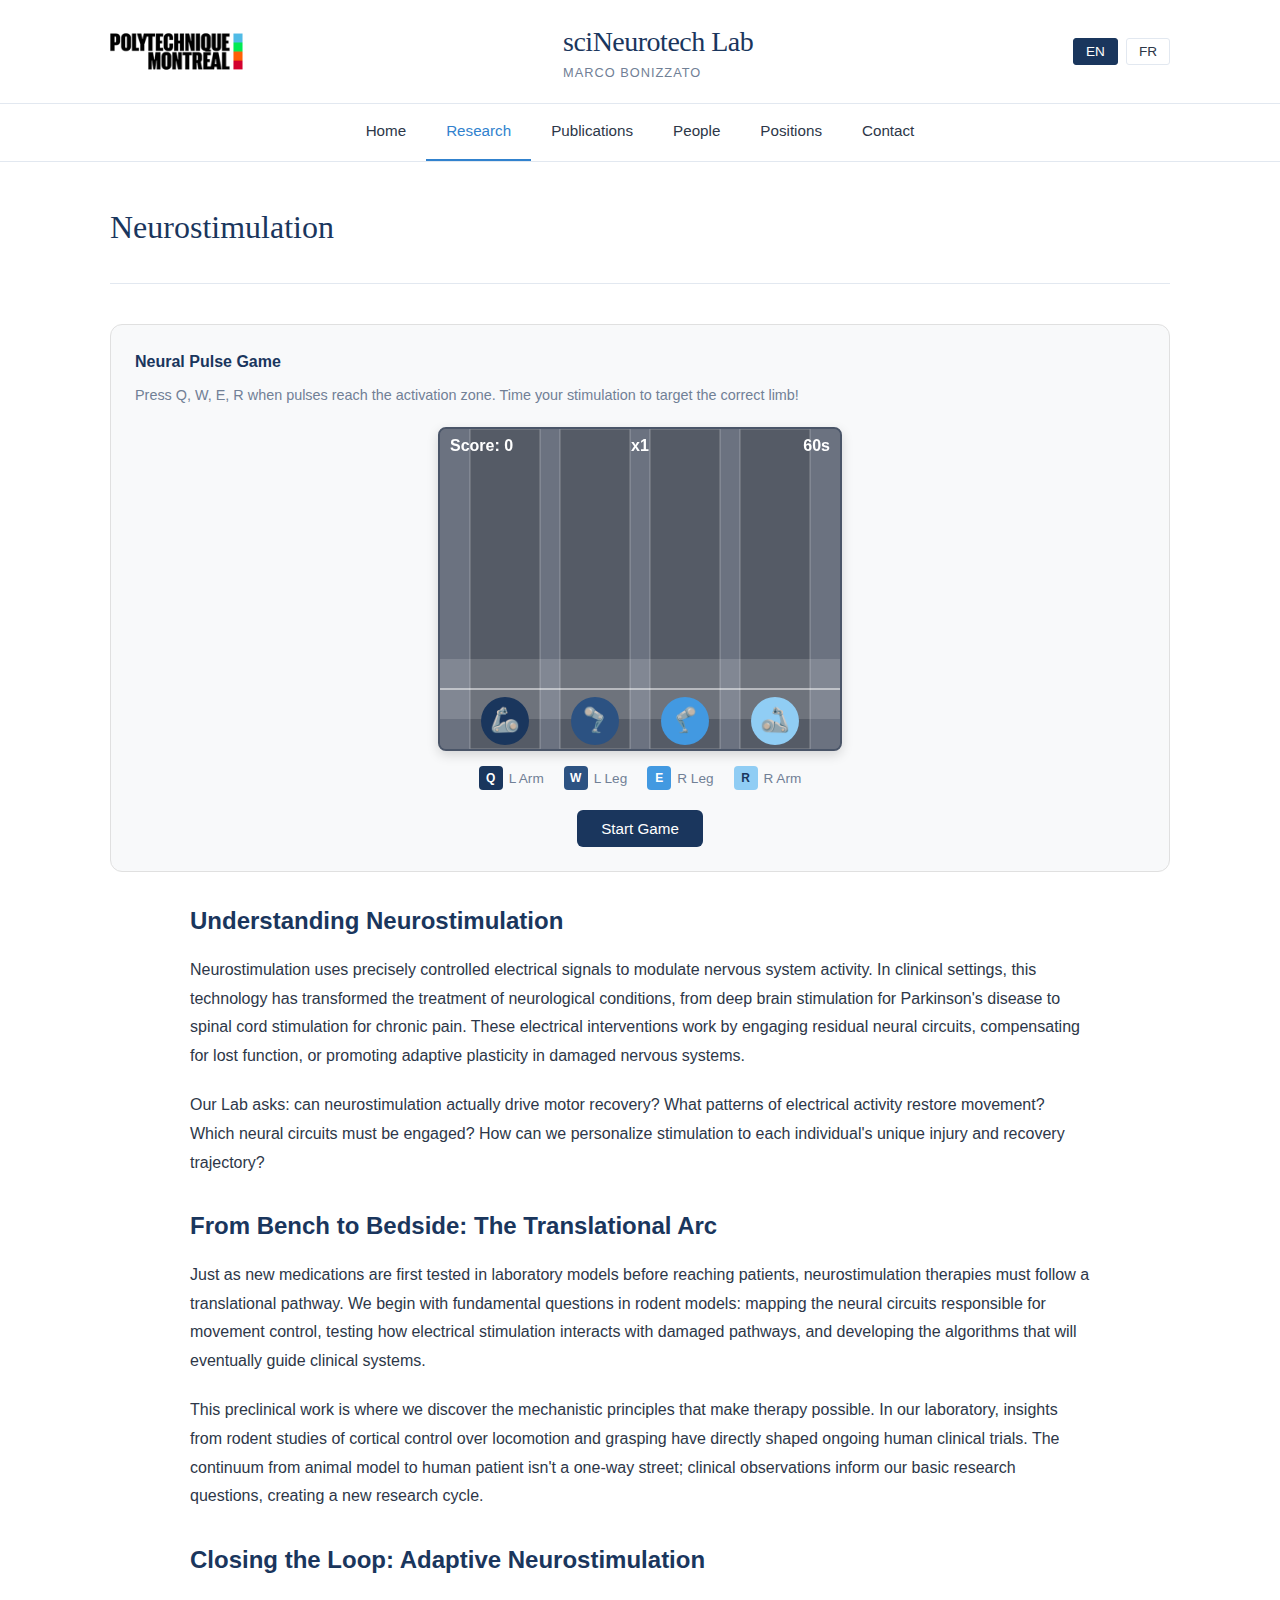
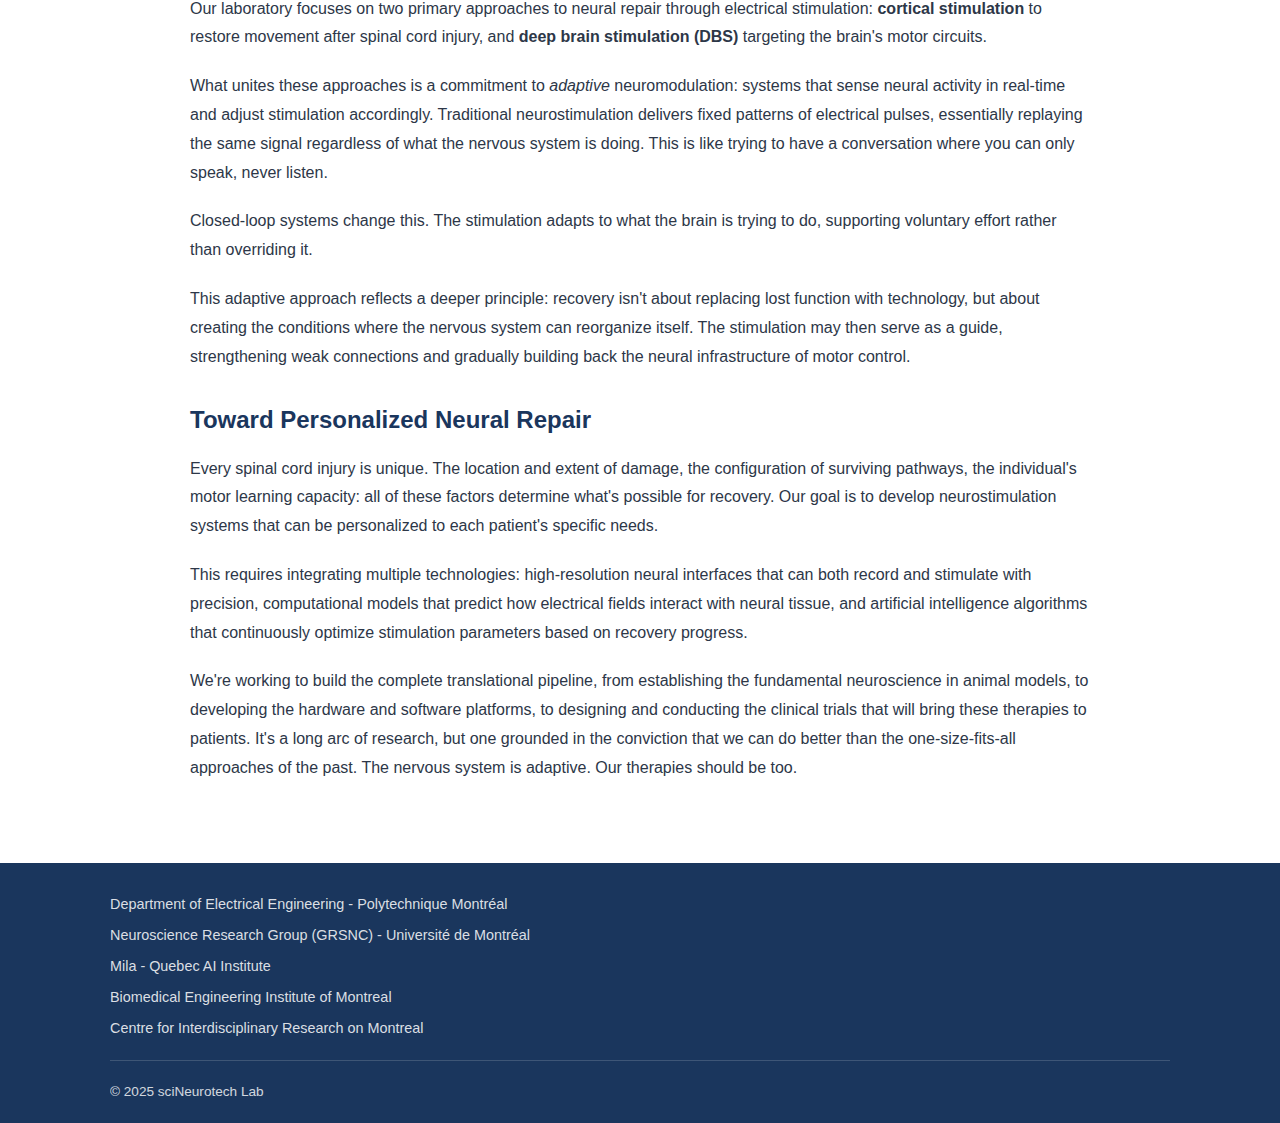
<file: research-neurostim.html>
<!DOCTYPE html>
<html lang="en">
<head>
  <meta charset="UTF-8">
  <meta name="viewport" content="width=device-width, initial-scale=1.0">
  <title>Neurostimulation | sciNeurotech Lab</title>
  <meta name="description" content="Neurostimulation research at sciNeurotech Lab - developing advanced electrical stimulation paradigms for neural repair">
  <link rel="stylesheet" href="styles.css">
</head>
<body>
  <header>
    <div class="header-brand">
      <div class="container">
        <a href="index.html" class="logo">
          <img src="Logo_Poly_desktop.png" alt="Polytechnique Montréal" class="institution-logo">
          <div class="lab-title">
            <span class="lab-name">sciNeurotech Lab</span>
            <a href="https://www.polymtl.ca/expertises/en/bonizzato-marco" target="_blank" class="lab-pi">Marco Bonizzato</a>
          </div>
        </a>
        <div class="lang-switch">
          <button id="btn-en" class="active" onclick="setLanguage('en')">EN</button>
          <button id="btn-fr" onclick="setLanguage('fr')">FR</button>
        </div>
      </div>
    </div>
    <nav class="main-nav">
      <div class="container">
        <button class="menu-toggle" onclick="toggleMenu()">&#9776;</button>
        <ul id="nav-menu">
          <li><a href="index.html" data-en="Home" data-fr="Accueil">Home</a></li>
          <li class="dropdown">
            <a href="index.html#research" class="active" data-en="Research" data-fr="Recherche">Research</a>
            <div class="dropdown-menu">
              <a href="research-neurostim.html" data-en="Neurostimulation" data-fr="Neurostimulation">Neurostimulation</a>
              <a href="research-maths.html" data-en="Mathematical Optimization" data-fr="Optimisation mathématique">Mathematical Optimization</a>
              <a href="research-bci.html" data-en="Brain-Computer Interfaces" data-fr="Interfaces cerveau-machine">Brain-Computer Interfaces</a>
            </div>
          </li>
          <li><a href="publications.html" data-en="Publications" data-fr="Publications">Publications</a></li>
          <li><a href="people.html" data-en="People" data-fr="Équipe">People</a></li>
          <li><a href="positions.html" data-en="Positions" data-fr="Postes">Positions</a></li>
          <li><a href="contact.html" data-en="Contact" data-fr="Contact">Contact</a></li>
        </ul>
      </div>
    </nav>
  </header>

  <main>
    <div class="container">
      <div class="page-title">
        <h1 data-en="Neurostimulation" data-fr="Neurostimulation">Neurostimulation</h1>
      </div>

      <!-- Neural Pulse Game -->
      <div class="neurostim-game-container">
        <h4 data-en="Neural Pulse Game" data-fr="Jeu Neural Pulse">Neural Pulse Game</h4>
        <p class="neurostim-instructions" data-en="Press Q, W, E, R when pulses reach the activation zone. Time your stimulation to target the correct limb!" data-fr="Appuyez sur Q, W, E, R lorsque les impulsions atteignent la zone d'activation. Synchronisez votre stimulation pour cibler le bon membre!">Press Q, W, E, R when pulses reach the activation zone. Time your stimulation to target the correct limb!</p>

        <div class="neurostim-game-wrapper">
          <canvas id="neurostimCanvas" width="400" height="320"></canvas>
        </div>

        <div class="neurostim-key-guide">
          <div class="neurostim-key-item"><span class="neurostim-key-badge key-q">Q</span> <span data-en="L Arm" data-fr="Bras G">L Arm</span></div>
          <div class="neurostim-key-item"><span class="neurostim-key-badge key-w">W</span> <span data-en="L Leg" data-fr="Jambe G">L Leg</span></div>
          <div class="neurostim-key-item"><span class="neurostim-key-badge key-e">E</span> <span data-en="R Leg" data-fr="Jambe D">R Leg</span></div>
          <div class="neurostim-key-item"><span class="neurostim-key-badge key-r">R</span> <span data-en="R Arm" data-fr="Bras D">R Arm</span></div>
        </div>

        <div class="neurostim-controls">
          <button id="neurostimStartBtn" class="neurostim-btn" data-en="Start Game" data-fr="Commencer">Start Game</button>
        </div>
      </div>

      <div class="page-content-simple">
        <div class="research-detail">
          <h3 data-en="Understanding Neurostimulation" data-fr="Comprendre la neurostimulation">Understanding Neurostimulation</h3>
          <p data-en="Neurostimulation uses precisely controlled electrical signals to modulate nervous system activity. In clinical settings, this technology has transformed the treatment of neurological conditions, from deep brain stimulation for Parkinson's disease to spinal cord stimulation for chronic pain. These electrical interventions work by engaging residual neural circuits, compensating for lost function, or promoting adaptive plasticity in damaged nervous systems." data-fr="La neurostimulation utilise des signaux électriques précisément contrôlés pour moduler l'activité du système nerveux. En milieu clinique, cette technologie a transformé le traitement des conditions neurologiques, de la stimulation cérébrale profonde pour la maladie de Parkinson à la stimulation de la moelle épinière pour la douleur chronique. Ces interventions électriques fonctionnent en engageant les circuits neuraux résiduels, en compensant les fonctions perdues ou en favorisant la plasticité adaptative dans les systèmes nerveux endommagés.">Neurostimulation uses precisely controlled electrical signals to modulate nervous system activity. In clinical settings, this technology has transformed the treatment of neurological conditions, from deep brain stimulation for Parkinson's disease to spinal cord stimulation for chronic pain. These electrical interventions work by engaging residual neural circuits, compensating for lost function, or promoting adaptive plasticity in damaged nervous systems.</p>
          <p data-en="Our Lab asks: can neurostimulation actually drive motor recovery? What patterns of electrical activity restore movement? Which neural circuits must be engaged? How can we personalize stimulation to each individual's unique injury and recovery trajectory?" data-fr="Notre laboratoire se demande : la neurostimulation peut-elle réellement favoriser la récupération motrice ? Quels schémas d'activité électrique restaurent le mouvement ? Quels circuits neuraux doivent être engagés ? Comment personnaliser la stimulation selon la blessure unique et la trajectoire de récupération de chaque individu ?">Our Lab asks: can neurostimulation actually drive motor recovery? What patterns of electrical activity restore movement? Which neural circuits must be engaged? How can we personalize stimulation to each individual's unique injury and recovery trajectory?</p>

          <h3 data-en="From Bench to Bedside: The Translational Arc" data-fr="Du laboratoire au chevet : l'arc translationnel">From Bench to Bedside: The Translational Arc</h3>
          <p data-en="Just as new medications are first tested in laboratory models before reaching patients, neurostimulation therapies must follow a translational pathway. We begin with fundamental questions in rodent models: mapping the neural circuits responsible for movement control, testing how electrical stimulation interacts with damaged pathways, and developing the algorithms that will eventually guide clinical systems." data-fr="Tout comme les nouveaux médicaments sont d'abord testés sur des modèles de laboratoire avant d'atteindre les patients, les thérapies de neurostimulation doivent suivre une voie translationnelle. Nous commençons par des questions fondamentales sur des modèles de rongeurs : cartographier les circuits neuraux responsables du contrôle du mouvement, tester comment la stimulation électrique interagit avec les voies endommagées et développer les algorithmes qui guideront éventuellement les systèmes cliniques.">Just as new medications are first tested in laboratory models before reaching patients, neurostimulation therapies must follow a translational pathway. We begin with fundamental questions in rodent models: mapping the neural circuits responsible for movement control, testing how electrical stimulation interacts with damaged pathways, and developing the algorithms that will eventually guide clinical systems.</p>
          <p data-en="This preclinical work is where we discover the mechanistic principles that make therapy possible. In our laboratory, insights from rodent studies of cortical control over locomotion and grasping have directly shaped ongoing human clinical trials. The continuum from animal model to human patient isn't a one-way street; clinical observations inform our basic research questions, creating a new research cycle." data-fr="C'est dans ce travail préclinique que nous découvrons les principes mécanistiques qui rendent la thérapie possible. Dans notre laboratoire, les découvertes issues d'études sur les rongeurs concernant le contrôle cortical de la locomotion et de la préhension ont directement façonné des essais cliniques humains en cours. Le continuum du modèle animal au patient humain n'est pas à sens unique ; les observations cliniques informent nos questions de recherche fondamentale, créant un nouveau cycle de recherche.">This preclinical work is where we discover the mechanistic principles that make therapy possible. In our laboratory, insights from rodent studies of cortical control over locomotion and grasping have directly shaped ongoing human clinical trials. The continuum from animal model to human patient isn't a one-way street; clinical observations inform our basic research questions, creating a new research cycle.</p>

          <h3 data-en="Closing the Loop: Adaptive Neurostimulation" data-fr="Boucler la boucle : neurostimulation adaptative">Closing the Loop: Adaptive Neurostimulation</h3>
          <p data-en="Our laboratory focuses on two primary approaches to neural repair through electrical stimulation: <strong>cortical stimulation</strong> to restore movement after spinal cord injury, and <strong>deep brain stimulation (DBS)</strong> targeting the brain's motor circuits." data-fr="Notre laboratoire se concentre sur deux approches principales de réparation neurale par stimulation électrique : la <strong>stimulation corticale</strong> pour restaurer le mouvement après une lésion de la moelle épinière, et la <strong>stimulation cérébrale profonde (SCP)</strong> ciblant les circuits moteurs du cerveau.">Our laboratory focuses on two primary approaches to neural repair through electrical stimulation: <strong>cortical stimulation</strong> to restore movement after spinal cord injury, and <strong>deep brain stimulation (DBS)</strong> targeting the brain's motor circuits.</p>
          <p data-en="What unites these approaches is a commitment to <em>adaptive</em> neuromodulation: systems that sense neural activity in real-time and adjust stimulation accordingly. Traditional neurostimulation delivers fixed patterns of electrical pulses, essentially replaying the same signal regardless of what the nervous system is doing. This is like trying to have a conversation where you can only speak, never listen." data-fr="Ce qui unit ces approches est un engagement envers la neuromodulation <em>adaptative</em> : des systèmes qui détectent l'activité neurale en temps réel et ajustent la stimulation en conséquence. La neurostimulation traditionnelle délivre des schémas fixes d'impulsions électriques, rejouant essentiellement le même signal indépendamment de ce que fait le système nerveux. C'est comme essayer d'avoir une conversation où l'on ne peut que parler, jamais écouter.">What unites these approaches is a commitment to <em>adaptive</em> neuromodulation: systems that sense neural activity in real-time and adjust stimulation accordingly. Traditional neurostimulation delivers fixed patterns of electrical pulses, essentially replaying the same signal regardless of what the nervous system is doing. This is like trying to have a conversation where you can only speak, never listen.</p>
          <p data-en="Closed-loop systems change this. The stimulation adapts to what the brain is trying to do, supporting voluntary effort rather than overriding it." data-fr="Les systèmes en boucle fermée changent cela. La stimulation s'adapte à ce que le cerveau essaie de faire, soutenant l'effort volontaire plutôt que de le supplanter.">Closed-loop systems change this. The stimulation adapts to what the brain is trying to do, supporting voluntary effort rather than overriding it.</p>
          <p data-en="This adaptive approach reflects a deeper principle: recovery isn't about replacing lost function with technology, but about creating the conditions where the nervous system can reorganize itself. The stimulation may then serve as a guide, strengthening weak connections and gradually building back the neural infrastructure of motor control." data-fr="Cette approche adaptative reflète un principe plus profond : la récupération ne consiste pas à remplacer les fonctions perdues par la technologie, mais à créer les conditions permettant au système nerveux de se réorganiser. La stimulation peut alors servir de guide, renforçant les connexions faibles et reconstruisant progressivement l'infrastructure neurale du contrôle moteur.">This adaptive approach reflects a deeper principle: recovery isn't about replacing lost function with technology, but about creating the conditions where the nervous system can reorganize itself. The stimulation may then serve as a guide, strengthening weak connections and gradually building back the neural infrastructure of motor control.</p>

          <h3 data-en="Toward Personalized Neural Repair" data-fr="Vers une réparation neurale personnalisée">Toward Personalized Neural Repair</h3>
          <p data-en="Every spinal cord injury is unique. The location and extent of damage, the configuration of surviving pathways, the individual's motor learning capacity: all of these factors determine what's possible for recovery. Our goal is to develop neurostimulation systems that can be personalized to each patient's specific needs." data-fr="Chaque lésion de la moelle épinière est unique. L'emplacement et l'étendue des dommages, la configuration des voies survivantes, la capacité d'apprentissage moteur de l'individu : tous ces facteurs déterminent ce qui est possible pour la récupération. Notre objectif est de développer des systèmes de neurostimulation personnalisables aux besoins spécifiques de chaque patient.">Every spinal cord injury is unique. The location and extent of damage, the configuration of surviving pathways, the individual's motor learning capacity: all of these factors determine what's possible for recovery. Our goal is to develop neurostimulation systems that can be personalized to each patient's specific needs.</p>
          <p data-en="This requires integrating multiple technologies: high-resolution neural interfaces that can both record and stimulate with precision, computational models that predict how electrical fields interact with neural tissue, and artificial intelligence algorithms that continuously optimize stimulation parameters based on recovery progress." data-fr="Cela nécessite l'intégration de multiples technologies : des interfaces neurales haute résolution capables d'enregistrer et de stimuler avec précision, des modèles computationnels qui prédisent comment les champs électriques interagissent avec le tissu neural, et des algorithmes d'intelligence artificielle qui optimisent continuellement les paramètres de stimulation en fonction des progrès de récupération.">This requires integrating multiple technologies: high-resolution neural interfaces that can both record and stimulate with precision, computational models that predict how electrical fields interact with neural tissue, and artificial intelligence algorithms that continuously optimize stimulation parameters based on recovery progress.</p>
          <p data-en="We're working to build the complete translational pipeline, from establishing the fundamental neuroscience in animal models, to developing the hardware and software platforms, to designing and conducting the clinical trials that will bring these therapies to patients. It's a long arc of research, but one grounded in the conviction that we can do better than the one-size-fits-all approaches of the past. The nervous system is adaptive. Our therapies should be too." data-fr="Nous travaillons à construire le pipeline translationnel complet, de l'établissement des neurosciences fondamentales dans les modèles animaux, au développement des plateformes matérielles et logicielles, à la conception et la conduite des essais cliniques qui apporteront ces thérapies aux patients. C'est un long arc de recherche, mais ancré dans la conviction que nous pouvons faire mieux que les approches uniformes du passé. Le système nerveux est adaptatif. Nos thérapies devraient l'être aussi.">We're working to build the complete translational pipeline, from establishing the fundamental neuroscience in animal models, to developing the hardware and software platforms, to designing and conducting the clinical trials that will bring these therapies to patients. It's a long arc of research, but one grounded in the conviction that we can do better than the one-size-fits-all approaches of the past. The nervous system is adaptive. Our therapies should be too.</p>
        </div>
      </div>
    </div>
  </main>

  <footer>
    <div class="container">
      <div class="footer-links">
        <a href="https://www.polymtl.ca/ge/" target="_blank" data-en="Department of Electrical Engineering - Polytechnique Montréal" data-fr="Département de génie électrique - Polytechnique Montréal">Department of Electrical Engineering - Polytechnique Montréal</a>
        <a href="https://neurosciences.umontreal.ca/" target="_blank" data-en="Neuroscience Research Group (GRSNC) - Université de Montréal" data-fr="Groupe de recherche en neurosciences (GRSNC) - Université de Montréal">Neuroscience Research Group (GRSNC) - Université de Montréal</a>
        <a href="https://mila.quebec/en" target="_blank">Mila - Quebec AI Institute</a>
        <a href="https://cibmontreal.ca/en/" target="_blank" data-en="Biomedical Engineering Institute of Montreal" data-fr="Institut de génie biomédical de Montréal">Biomedical Engineering Institute of Montreal</a>
        <a href="https://circa.openum.ca/" target="_blank" data-en="Centre for Interdisciplinary Research on Montreal" data-fr="Centre de recherche interdisciplinaire sur Montréal">CIRCA - Université de Montréal</a>
      </div>
      <div class="footer-bottom">
        <p>&copy; 2025 sciNeurotech Lab</p>
      </div>
    </div>
  </footer>

  <script src="script.js"></script>
  <script>
    // Neural Pulse Game
    //
    // Credits:
    // Neuron icons created by photo3idea_studio - Flaticon
    // https://www.flaticon.com/free-icons/neuron
    //
    (function() {
      // Polyfill for roundRect (for older browsers)
      if (!CanvasRenderingContext2D.prototype.roundRect) {
        CanvasRenderingContext2D.prototype.roundRect = function(x, y, w, h, r) {
          if (w < 2 * r) r = w / 2;
          if (h < 2 * r) r = h / 2;
          this.moveTo(x + r, y);
          this.arcTo(x + w, y, x + w, y + h, r);
          this.arcTo(x + w, y + h, x, y + h, r);
          this.arcTo(x, y + h, x, y, r);
          this.arcTo(x, y, x + w, y, r);
          this.closePath();
          return this;
        };
      }

      // Game configuration
      const TRACK_COLORS = ['#1a365d', '#2c5282', '#4299e1', '#90cdf4'];
      const TRACK_KEYS = ['q', 'w', 'e', 'r'];
      const TRACK_LABELS = ['Q', 'W', 'E', 'R'];
      const LIMB_LABELS = ['L Arm', 'L Leg', 'R Leg', 'R Arm'];
      const CANVAS_WIDTH = 400;
      const CANVAS_HEIGHT = 320;
      const TRACK_COUNT = 4;
      const TRACK_WIDTH = 70;
      const TRACK_GAP = 20;
      const PULSE_HEIGHT = 30;
      const PULSE_WIDTH = 50;
      const HIT_ZONE_HEIGHT = 60;
      const HIT_ZONE_Y = CANVAS_HEIGHT - HIT_ZONE_HEIGHT - 30;
      const PULSE_SPEED = 3;
      const SPAWN_INTERVAL_MIN = 600;
      const SPAWN_INTERVAL_MAX = 1200;
      const GAME_DURATION = 60;
      const HIT_TOLERANCE = 40;

      // Game state
      let gameRunning = false;
      let score = 0;
      let combo = 0;
      let maxCombo = 0;
      let timeRemaining = GAME_DURATION;
      let pulses = [];
      let lastSpawnTime = 0;
      let nextSpawnInterval = 0;
      let animationId = null;
      let timerInterval = null;
      let audioContext = null;

      // DOM elements
      const canvas = document.getElementById('neurostimCanvas');
      const ctx = canvas.getContext('2d');
      const startBtn = document.getElementById('neurostimStartBtn');

      // Load neuron image for hit effects
      const neuronImg = new Image();
      neuronImg.src = 'neuron.png';

      // Calculate track positions (centered)
      const totalWidth = TRACK_COUNT * TRACK_WIDTH + (TRACK_COUNT - 1) * TRACK_GAP;
      const startX = (CANVAS_WIDTH - totalWidth) / 2;

      function getTrackX(trackIndex) {
        return startX + trackIndex * (TRACK_WIDTH + TRACK_GAP);
      }

      // Initialize audio
      function initAudio() {
        if (!audioContext) {
          audioContext = new (window.AudioContext || window.webkitAudioContext)();
        }
      }

      // Play beep sound
      function playBeep(frequency = 660, duration = 0.1) {
        initAudio();
        const oscillator = audioContext.createOscillator();
        const gainNode = audioContext.createGain();

        oscillator.type = 'sine';
        oscillator.frequency.value = frequency;

        gainNode.gain.setValueAtTime(0.3, audioContext.currentTime);
        gainNode.gain.exponentialRampToValueAtTime(0.01, audioContext.currentTime + duration);

        oscillator.connect(gainNode);
        gainNode.connect(audioContext.destination);

        oscillator.start();
        oscillator.stop(audioContext.currentTime + duration);
      }


      // Get combo multiplier
      function getComboMultiplier() {
        if (combo >= 30) return 10;
        if (combo >= 20) return 5;
        if (combo >= 10) return 3;
        if (combo >= 5) return 2;
        return 1;
      }

      // Combo flash state
      let comboFlashText = '';
      let comboFlashAlpha = 0;

      // Create a new pulse
      function createPulse() {
        const track = Math.floor(Math.random() * TRACK_COUNT);
        return {
          track: track,
          y: -PULSE_HEIGHT,
          hit: false,
          missed: false
        };
      }

      // Draw the game
      function draw() {
        // Clear canvas with background
        ctx.fillStyle = '#6b7280';
        ctx.fillRect(0, 0, CANVAS_WIDTH, CANVAS_HEIGHT);

        // Draw tracks
        for (let i = 0; i < TRACK_COUNT; i++) {
          const x = getTrackX(i);

          // Track background (darker)
          ctx.fillStyle = 'rgba(0, 0, 0, 0.2)';
          ctx.fillRect(x, 0, TRACK_WIDTH, CANVAS_HEIGHT);

          // Track border
          ctx.strokeStyle = 'rgba(255, 255, 255, 0.3)';
          ctx.lineWidth = 1;
          ctx.strokeRect(x, 0, TRACK_WIDTH, CANVAS_HEIGHT);
        }

        // Draw hit zone
        ctx.fillStyle = 'rgba(255, 255, 255, 0.15)';
        ctx.fillRect(0, HIT_ZONE_Y, CANVAS_WIDTH, HIT_ZONE_HEIGHT);

        // Draw hit zone line
        ctx.strokeStyle = 'rgba(255, 255, 255, 0.5)';
        ctx.lineWidth = 2;
        ctx.beginPath();
        ctx.moveTo(0, HIT_ZONE_Y + HIT_ZONE_HEIGHT / 2);
        ctx.lineTo(CANVAS_WIDTH, HIT_ZONE_Y + HIT_ZONE_HEIGHT / 2);
        ctx.stroke();

        // Draw body part icons at bottom (larger, can invade hit zone)
        const iconRadius = 24;
        for (let i = 0; i < TRACK_COUNT; i++) {
          const cx = getTrackX(i) + TRACK_WIDTH / 2;
          const cy = CANVAS_HEIGHT - 28;

          // Background circle
          ctx.fillStyle = TRACK_COLORS[i];
          ctx.beginPath();
          ctx.arc(cx, cy, iconRadius, 0, Math.PI * 2);
          ctx.fill();

          // Draw emoji
          ctx.font = '24px sans-serif';
          ctx.textAlign = 'center';
          ctx.textBaseline = 'middle';

          ctx.save();
          if (i === 0) {
            // Left arm - 🦾 as-is (points left naturally)
            ctx.fillText('🦾', cx, cy);
          } else if (i === 1) {
            // Left leg - 🦿 flipped
            ctx.translate(cx, cy);
            ctx.scale(-1, 1);
            ctx.fillText('🦿', 0, 0);
          } else if (i === 2) {
            // Right leg - 🦿 as-is
            ctx.fillText('🦿', cx, cy);
          } else {
            // Right arm - 🦾 flipped
            ctx.translate(cx, cy);
            ctx.scale(-1, 1);
            ctx.fillText('🦾', 0, 0);
          }
          ctx.restore();
        }

        // Draw pulses
        pulses.forEach(pulse => {
          if (pulse.hit || pulse.missed) return;

          const x = getTrackX(pulse.track) + (TRACK_WIDTH - PULSE_WIDTH) / 2;

          // Pulse glow
          ctx.shadowColor = TRACK_COLORS[pulse.track];
          ctx.shadowBlur = 10;

          // Pulse body
          ctx.fillStyle = TRACK_COLORS[pulse.track];
          ctx.beginPath();
          ctx.roundRect(x, pulse.y, PULSE_WIDTH, PULSE_HEIGHT, 8);
          ctx.fill();

          // Reset shadow
          ctx.shadowBlur = 0;

          // Pulse highlight
          ctx.fillStyle = 'rgba(255, 255, 255, 0.3)';
          ctx.beginPath();
          ctx.roundRect(x + 5, pulse.y + 3, PULSE_WIDTH - 10, PULSE_HEIGHT / 3, 4);
          ctx.fill();
        });

        // Draw hit effects
        pulses.forEach(pulse => {
          if (pulse.hitEffect > 0) {
            const x = getTrackX(pulse.track);
            // Draw green glow background
            ctx.fillStyle = `rgba(34, 197, 94, ${pulse.hitEffect * 0.3})`;
            ctx.fillRect(x, HIT_ZONE_Y, TRACK_WIDTH, HIT_ZONE_HEIGHT);
            // Draw neuron image centered in hit zone
            if (neuronImg.complete) {
              ctx.globalAlpha = pulse.hitEffect;
              const imgSize = 50;
              const imgX = x + (TRACK_WIDTH - imgSize) / 2;
              const imgY = HIT_ZONE_Y + (HIT_ZONE_HEIGHT - imgSize) / 2;
              ctx.drawImage(neuronImg, imgX, imgY, imgSize, imgSize);
              ctx.globalAlpha = 1.0;
            }
            pulse.hitEffect -= 0.12;  // Fast fade out
          }
          if (pulse.missEffect) {
            ctx.fillStyle = `rgba(239, 68, 68, ${pulse.missEffect})`;
            const x = getTrackX(pulse.track);
            ctx.fillRect(x, HIT_ZONE_Y, TRACK_WIDTH, HIT_ZONE_HEIGHT);
            pulse.missEffect -= 0.05;
          }
        });

        // Draw score/combo/time overlay
        ctx.fillStyle = 'white';
        ctx.font = 'bold 16px sans-serif';
        ctx.textBaseline = 'top';

        // Score - top left
        ctx.textAlign = 'left';
        ctx.fillText('Score: ' + score, 10, 10);

        // Combo - top center
        ctx.textAlign = 'center';
        ctx.fillText('x' + getComboMultiplier(), CANVAS_WIDTH / 2, 10);

        // Time - top right
        ctx.textAlign = 'right';
        ctx.fillText(timeRemaining + 's', CANVAS_WIDTH - 10, 10);

        // Draw combo flash (center of screen)
        if (comboFlashAlpha > 0) {
          ctx.fillStyle = `rgba(255, 255, 255, ${comboFlashAlpha})`;
          ctx.font = 'bold 48px sans-serif';
          ctx.textAlign = 'center';
          ctx.textBaseline = 'middle';
          ctx.fillText(comboFlashText, CANVAS_WIDTH / 2, CANVAS_HEIGHT / 2 - 20);
          comboFlashAlpha -= 0.03;
        }
      }

      // Update game state
      function update(timestamp) {
        if (!gameRunning) return;

        // Spawn new pulses
        if (timestamp - lastSpawnTime > nextSpawnInterval) {
          pulses.push(createPulse());
          lastSpawnTime = timestamp;
          nextSpawnInterval = SPAWN_INTERVAL_MIN + Math.random() * (SPAWN_INTERVAL_MAX - SPAWN_INTERVAL_MIN);
        }

        // Update pulse positions
        pulses.forEach(pulse => {
          if (!pulse.hit && !pulse.missed) {
            pulse.y += PULSE_SPEED;

            // Check if pulse was missed (passed hit zone)
            if (pulse.y > HIT_ZONE_Y + HIT_ZONE_HEIGHT + HIT_TOLERANCE) {
              pulse.missed = true;
              pulse.missEffect = 0.5;
              combo = 0;
              updateDisplay();
            }
          }
        });

        // Clean up old pulses
        pulses = pulses.filter(p => p.y < CANVAS_HEIGHT + 50 || p.hitEffect > 0 || p.missEffect > 0);
      }

      // Game loop
      function gameLoop(timestamp) {
        update(timestamp);
        draw();

        if (gameRunning) {
          animationId = requestAnimationFrame(gameLoop);
        }
      }

      // Handle key press
      function handleKeyPress(event) {
        if (!gameRunning) return;

        const key = event.key.toLowerCase();
        const trackIndex = TRACK_KEYS.indexOf(key);

        if (trackIndex === -1) return;

        // Find pulse in hit zone for this track
        const hitZoneCenter = HIT_ZONE_Y + HIT_ZONE_HEIGHT / 2;
        let hitPulse = null;

        for (const pulse of pulses) {
          if (pulse.track === trackIndex && !pulse.hit && !pulse.missed) {
            const pulseCenter = pulse.y + PULSE_HEIGHT / 2;
            if (Math.abs(pulseCenter - hitZoneCenter) < HIT_TOLERANCE) {
              hitPulse = pulse;
              break;
            }
          }
        }

        if (hitPulse) {
          // Successful hit
          hitPulse.hit = true;
          hitPulse.hitEffect = 0.8;

          const oldMultiplier = getComboMultiplier();
          combo++;
          if (combo > maxCombo) maxCombo = combo;
          const newMultiplier = getComboMultiplier();

          // Flash combo if tier changed
          if (newMultiplier > oldMultiplier) {
            comboFlashText = 'x' + newMultiplier;
            comboFlashAlpha = 1.0;
          }

          score += 100 * newMultiplier;

          playBeep(440 + trackIndex * 110, 0.1);
          updateDisplay();
        } else {
          // Missed (no pulse in zone)
          combo = 0;
          updateDisplay();

          // Visual feedback for wrong press
          const fakePulse = { track: trackIndex, missEffect: 0.3 };
          pulses.push(fakePulse);
          setTimeout(() => {
            const idx = pulses.indexOf(fakePulse);
            if (idx > -1) pulses.splice(idx, 1);
          }, 300);
        }
      }

      // Update display (now drawn on canvas in draw())
      function updateDisplay() {
        // Stats are rendered directly on canvas
      }

      // Start game
      function startGame() {
        initAudio();

        gameRunning = true;
        score = 0;
        combo = 0;
        maxCombo = 0;
        timeRemaining = GAME_DURATION;
        pulses = [];
        lastSpawnTime = 0;
        nextSpawnInterval = 500;

        updateDisplay();
        startBtn.disabled = true;

        // Start timer
        timerInterval = setInterval(() => {
          timeRemaining--;

          if (timeRemaining <= 0) {
            endGame();
          }
        }, 1000);

        // Start game loop
        animationId = requestAnimationFrame(gameLoop);
      }

      // End game
      function endGame() {
        gameRunning = false;

        if (timerInterval) {
          clearInterval(timerInterval);
          timerInterval = null;
        }

        if (animationId) {
          cancelAnimationFrame(animationId);
          animationId = null;
        }

        startBtn.disabled = false;

        // Draw final screen
        draw();
        ctx.fillStyle = 'rgba(0, 0, 0, 0.7)';
        ctx.fillRect(0, 0, CANVAS_WIDTH, CANVAS_HEIGHT);

        ctx.fillStyle = 'white';
        ctx.font = 'bold 32px sans-serif';
        ctx.textAlign = 'center';
        ctx.textBaseline = 'middle';
        ctx.fillText('Game Over', CANVAS_WIDTH / 2, CANVAS_HEIGHT / 2 - 40);

        ctx.font = '20px sans-serif';
        ctx.fillText('Score: ' + score, CANVAS_WIDTH / 2, CANVAS_HEIGHT / 2 + 10);
        ctx.fillText('Max Combo: x' + getComboMultiplierForCombo(maxCombo), CANVAS_WIDTH / 2, CANVAS_HEIGHT / 2 + 45);
      }

      function getComboMultiplierForCombo(c) {
        if (c >= 30) return 10;
        if (c >= 20) return 5;
        if (c >= 10) return 3;
        if (c >= 5) return 2;
        return 1;
      }

      // Handle click/touch on canvas
      function handleCanvasClick(event) {
        if (!gameRunning) return;

        event.preventDefault();

        // Get click position relative to canvas
        const rect = canvas.getBoundingClientRect();
        const scaleX = CANVAS_WIDTH / rect.width;
        const scaleY = CANVAS_HEIGHT / rect.height;

        let clientX, clientY;
        if (event.touches && event.touches.length > 0) {
          clientX = event.touches[0].clientX;
          clientY = event.touches[0].clientY;
        } else {
          clientX = event.clientX;
          clientY = event.clientY;
        }

        const x = (clientX - rect.left) * scaleX;
        const y = (clientY - rect.top) * scaleY;

        // Check if click is in the hit zone area (bottom portion of canvas)
        if (y >= HIT_ZONE_Y - 20) {
          // Determine which track was clicked
          for (let i = 0; i < TRACK_COUNT; i++) {
            const trackX = getTrackX(i);
            if (x >= trackX && x <= trackX + TRACK_WIDTH) {
              // Simulate key press for this track
              handleKeyPress({ key: TRACK_KEYS[i] });
              break;
            }
          }
        }
      }

      // Initialize
      function init() {
        draw();
        startBtn.addEventListener('click', startGame);
        document.addEventListener('keydown', handleKeyPress);
        canvas.addEventListener('click', handleCanvasClick);
        canvas.addEventListener('touchstart', handleCanvasClick);
      }

      // Start when DOM is ready
      if (document.readyState === 'loading') {
        document.addEventListener('DOMContentLoaded', init);
      } else {
        init();
      }
    })();
  </script>
</body>
</html>
</file>
<file: styles.css>
/* sciNeurotech Lab - Main Stylesheet */

:root {
  --primary-color: #1a365d;
  --secondary-color: #2c5282;
  --accent-color: #3182ce;
  --light-bg: #f7fafc;
  --text-color: #2d3748;
  --text-light: #718096;
  --white: #ffffff;
  --border-color: #e2e8f0;
  --polytechnique-blue: #003366;
}

* {
  margin: 0;
  padding: 0;
  box-sizing: border-box;
}

html {
  scroll-behavior: smooth;
}

body {
  font-family: 'Segoe UI', Tahoma, Geneva, Verdana, sans-serif;
  line-height: 1.6;
  color: var(--text-color);
  background-color: var(--white);
}

/* Container */
.container {
  max-width: 1100px;
  margin: 0 auto;
  padding: 0 20px;
}

/* ==================== */
/* NEW HEADER STYLING   */
/* ==================== */

header {
  background-color: var(--white);
  border-bottom: 1px solid var(--border-color);
}

/* Header Brand Row - Logo + Lab Name */
.header-brand {
  padding: 20px 0;
  border-bottom: 1px solid var(--border-color);
}

.header-brand .container {
  display: flex;
  justify-content: space-between;
  align-items: center;
}

.logo {
  display: flex;
  align-items: center;
  gap: 8px;
  text-decoration: none;
}

.institution-logo {
  height: 55px;
  width: auto;
}

.lab-title {
  display: flex;
  flex-direction: column;
}

.lab-name {
  font-family: 'Georgia', 'Times New Roman', serif;
  font-size: 1.75rem;
  font-weight: normal;
  color: var(--primary-color);
  letter-spacing: -0.5px;
}

.lab-pi {
  font-size: 0.8rem;
  color: var(--text-light);
  text-transform: uppercase;
  letter-spacing: 1px;
  text-decoration: none;
  transition: color 0.2s ease;
  margin-top: -2px;
}

.lab-pi:hover {
  color: var(--accent-color);
}

.lang-switch {
  display: flex;
  gap: 8px;
}

.lang-switch button {
  background: transparent;
  border: 1px solid var(--border-color);
  color: var(--text-color);
  padding: 5px 12px;
  cursor: pointer;
  font-size: 0.85rem;
  border-radius: 3px;
  transition: all 0.2s ease;
}

.lang-switch button:hover {
  border-color: var(--primary-color);
  color: var(--primary-color);
}

.lang-switch button.active {
  background-color: var(--primary-color);
  border-color: var(--primary-color);
  color: var(--white);
}

/* Navigation Row */
.main-nav {
  padding: 0;
  background-color: var(--white);
}

.main-nav .container {
  display: flex;
  justify-content: center;
  align-items: center;
}

.main-nav ul {
  display: flex;
  list-style: none;
  gap: 0;
}

.main-nav ul li a {
  display: block;
  text-decoration: none;
  color: var(--text-color);
  padding: 15px 20px;
  font-size: 0.95rem;
  font-weight: 400;
  transition: color 0.2s ease;
  border-bottom: 2px solid transparent;
}

.main-nav ul li a:hover {
  color: var(--accent-color);
}

.main-nav ul li a.active {
  color: var(--accent-color);
  border-bottom-color: var(--accent-color);
}

.main-nav ul li.dropdown {
  position: relative;
}

.main-nav ul li.dropdown:hover .dropdown-menu {
  display: block;
}

.dropdown-menu {
  display: none;
  position: absolute;
  top: 100%;
  left: 0;
  background-color: var(--white);
  box-shadow: 0 4px 12px rgba(0, 0, 0, 0.1);
  border: 1px solid var(--border-color);
  min-width: 220px;
  z-index: 1000;
}

.dropdown-menu a {
  display: block;
  padding: 12px 20px;
  color: var(--text-color);
  text-decoration: none;
  font-size: 0.9rem;
  border-bottom: 1px solid var(--border-color);
  transition: background-color 0.2s ease;
}

.dropdown-menu a:last-child {
  border-bottom: none;
}

.dropdown-menu a:hover {
  background-color: var(--light-bg);
  color: var(--accent-color);
}

/* Mobile menu toggle */
.menu-toggle {
  display: none;
  background: none;
  border: none;
  font-size: 1.5rem;
  cursor: pointer;
  color: var(--primary-color);
  padding: 10px;
}

/* ==================== */
/* HERO SECTION MINIMAL */
/* ==================== */

.hero-minimal {
  padding: 40px 0 20px;
  background-color: var(--white);
}

.hero-figure {
  max-width: 800px;
  margin: 0 auto;
}

.placeholder-figure {
  border-radius: 4px;
  display: flex;
  align-items: center;
  justify-content: center;
}

.placeholder-figure img {
  max-width: 100%;
  height: auto;
  border-radius: 4px;
}

/* ==================== */
/* RESEARCH AREAS MINIMAL */
/* ==================== */

.research-areas-minimal {
  padding: 20px 0 60px;
  background-color: var(--white);
}

.research-section-title {
  font-family: 'Georgia', 'Times New Roman', serif;
  font-size: 1.3rem;
  font-weight: normal;
  color: var(--primary-color);
  margin-bottom: 25px;
}

.research-grid-minimal {
  display: flex;
  justify-content: center;
  gap: 60px;
}

.research-card-minimal {
  text-decoration: none;
  text-align: center;
  padding: 20px 30px;
  transition: all 0.2s ease;
}

.research-card-minimal h3 {
  font-family: 'Georgia', 'Times New Roman', serif;
  font-size: 1.2rem;
  font-weight: normal;
  color: var(--primary-color);
  border-bottom: 1px solid transparent;
  padding-bottom: 5px;
  transition: all 0.2s ease;
}

.research-card-minimal:hover h3 {
  color: var(--accent-color);
  border-bottom-color: var(--accent-color);
}

/* Research Card Boxes with Placeholder */
.research-card-box {
  display: block;
  text-decoration: none;
  text-align: center;
  padding: 25px;
  background-color: var(--white);
  border: 1px solid var(--border-color);
  border-radius: 4px;
  transition: all 0.2s ease;
  min-width: 220px;
}

.research-card-box:hover {
  border-color: var(--accent-color);
  box-shadow: 0 4px 12px rgba(0, 0, 0, 0.1);
}

.research-card-box h3 {
  font-family: 'Georgia', 'Times New Roman', serif;
  font-size: 1.1rem;
  font-weight: normal;
  color: var(--primary-color);
  margin-bottom: 15px;
}

.research-card-box:hover h3 {
  color: var(--accent-color);
}

.research-card-box .card-placeholder {
  height: 120px;
  background-color: var(--light-bg);
  border: 1px dashed var(--border-color);
  border-radius: 4px;
}

.research-card-box .card-icon {
  font-size: 3rem;
  margin-bottom: 5px;
  display: block;
}

/* ==================== */
/* LEGACY STYLES        */
/* ==================== */

/* Hero Section (for other pages) */
.hero {
  background: linear-gradient(135deg, var(--polytechnique-blue) 0%, var(--secondary-color) 100%);
  color: var(--white);
  padding: 80px 0;
  text-align: center;
}

.hero h2 {
  font-size: 2.5rem;
  margin-bottom: 20px;
}

.hero p {
  font-size: 1.2rem;
  max-width: 700px;
  margin: 0 auto 40px;
  opacity: 0.9;
}

.hero-image {
  max-width: 800px;
  margin: 0 auto;
  background-color: rgba(255, 255, 255, 0.1);
  border-radius: 10px;
  padding: 40px;
  backdrop-filter: blur(10px);
}

.hero-image img {
  max-width: 100%;
  border-radius: 5px;
}

/* Research Areas (legacy) */
.research-areas {
  padding: 80px 0;
  background-color: var(--light-bg);
}

.section-title {
  text-align: center;
  font-size: 2rem;
  color: var(--primary-color);
  margin-bottom: 50px;
}

.research-grid {
  display: grid;
  grid-template-columns: repeat(3, 1fr);
  gap: 30px;
}

.research-card {
  background-color: var(--white);
  border-radius: 10px;
  padding: 40px 30px;
  text-align: center;
  box-shadow: 0 4px 6px rgba(0, 0, 0, 0.1);
  transition: transform 0.3s ease, box-shadow 0.3s ease;
  text-decoration: none;
  color: inherit;
  display: block;
}

.research-card:hover {
  transform: translateY(-5px);
  box-shadow: 0 8px 25px rgba(0, 0, 0, 0.15);
}

.research-card .icon {
  width: 80px;
  height: 80px;
  background: linear-gradient(135deg, var(--accent-color), var(--secondary-color));
  border-radius: 50%;
  display: flex;
  align-items: center;
  justify-content: center;
  margin: 0 auto 20px;
  font-size: 2rem;
}

.research-card h3 {
  font-size: 1.4rem;
  color: var(--primary-color);
  margin-bottom: 15px;
}

.research-card p {
  color: var(--text-light);
  font-size: 0.95rem;
}

/* Page Content */
.page-header {
  background: linear-gradient(135deg, var(--polytechnique-blue) 0%, var(--secondary-color) 100%);
  color: var(--white);
  padding: 60px 0;
  text-align: center;
}

.page-header h2 {
  font-size: 2.5rem;
  margin-bottom: 10px;
}

.page-header p {
  font-size: 1.1rem;
  opacity: 0.9;
}

.page-content {
  padding: 60px 0;
}

/* Simple Page Title (no banner) */
.page-title {
  padding: 40px 0 30px;
  border-bottom: 1px solid var(--border-color);
  margin-bottom: 40px;
}

.page-title h1 {
  font-family: 'Georgia', 'Times New Roman', serif;
  font-size: 2rem;
  font-weight: normal;
  color: var(--primary-color);
  margin: 0;
}

.page-content-simple {
  padding: 0 0 60px;
}

/* Publications */
.publication-list {
  max-width: 1000px;
  margin: 0 auto;
}

/* Two-column publication layout */
.publication-columns-header {
  display: grid;
  grid-template-columns: 1fr 1fr;
  gap: 40px;
  margin-bottom: 10px;
  padding-bottom: 15px;
  border-bottom: 2px solid var(--accent-color);
}

.publication-columns-header h3 {
  font-family: 'Georgia', 'Times New Roman', serif;
  font-size: 1.1rem;
  font-weight: normal;
  color: var(--primary-color);
  margin: 0;
}

.publication-year-row {
  margin-top: 35px;
}

.publication-year-row > h3 {
  font-size: 1.4rem;
  color: var(--primary-color);
  margin-bottom: 20px;
  padding-bottom: 8px;
  border-bottom: 1px solid var(--border-color);
}

.publication-columns {
  display: grid;
  grid-template-columns: 1fr 1fr;
  gap: 40px;
}

.publication-column {
  display: flex;
  flex-direction: column;
  gap: 15px;
}

.publication-column .publication-item {
  padding: 15px 0;
  border-bottom: 1px solid var(--border-color);
}

.publication-column .publication-item:last-child {
  border-bottom: none;
}

.publication-spanning {
  margin-top: 20px;
  padding-top: 20px;
  border-top: 1px dashed var(--border-color);
}

.publication-spanning .publication-item {
  padding: 15px 0;
  text-align: center;
}

.publication-spanning .publication-item h4 {
  color: var(--secondary-color);
}

.publication-graphical-abstract {
  margin-top: 15px;
  text-align: center;
}

.publication-graphical-abstract img {
  max-width: 100%;
  width: 400px;
  height: auto;
  border-radius: 4px;
  box-shadow: 0 2px 8px rgba(0, 0, 0, 0.1);
}

@media (max-width: 768px) {
  .publication-columns-header,
  .publication-columns {
    grid-template-columns: 1fr;
    gap: 20px;
  }

  .publication-columns-header h3:last-child {
    padding-top: 15px;
    border-top: 1px solid var(--border-color);
  }
}

.publication-year {
  font-size: 1.5rem;
  color: var(--primary-color);
  margin: 40px 0 20px;
  padding-bottom: 10px;
  border-bottom: 2px solid var(--accent-color);
}

.publication-item {
  padding: 20px 0;
  border-bottom: 1px solid var(--border-color);
}

.publication-item:last-child {
  border-bottom: none;
}

.publication-item h4 {
  color: var(--primary-color);
  margin-bottom: 8px;
  font-size: 1.1rem;
}

.publication-item h4 a {
  color: var(--primary-color);
  text-decoration: none;
  transition: color 0.2s ease;
}

.publication-item h4 a:hover {
  color: var(--accent-color);
  text-decoration: underline;
}

.publication-item .authors {
  color: var(--text-light);
  font-size: 0.95rem;
  margin-bottom: 5px;
}

.publication-item .journal {
  font-style: italic;
  color: var(--text-color);
  font-size: 0.9rem;
}

.publication-item .links {
  margin-top: 10px;
}

.publication-item .links a {
  color: var(--accent-color);
  text-decoration: none;
  margin-right: 15px;
  font-size: 0.9rem;
}

.publication-item .links a:hover {
  text-decoration: underline;
}

/* People Page Navigation */
.people-nav {
  display: flex;
  flex-wrap: wrap;
  gap: 10px 25px;
  margin-bottom: 40px;
  padding-bottom: 20px;
  border-bottom: 1px solid var(--border-color);
}

.people-nav a {
  color: var(--text-color);
  text-decoration: none;
  font-size: 0.95rem;
  padding: 5px 0;
  border-bottom: 2px solid transparent;
  transition: all 0.2s ease;
}

.people-nav a:hover {
  color: var(--accent-color);
  border-bottom-color: var(--accent-color);
}

/* People - Horizontal Layout */
.people-section {
  margin-bottom: 50px;
}

.people-section h3 {
  font-family: 'Georgia', 'Times New Roman', serif;
  font-size: 1.4rem;
  font-weight: normal;
  color: var(--primary-color);
  margin-bottom: 25px;
  padding-bottom: 10px;
  border-bottom: 1px solid var(--border-color);
}

.people-list {
  display: flex;
  flex-direction: column;
  gap: 25px;
}

.person-row {
  display: flex;
  gap: 25px;
  align-items: flex-start;
}

.person-row .photo {
  width: 120px;
  height: 120px;
  min-width: 120px;
  background-color: var(--light-bg);
  border-radius: 4px;
  display: flex;
  align-items: center;
  justify-content: center;
  font-size: 2.5rem;
  color: var(--text-light);
  overflow: hidden;
}

.person-row .photo img {
  width: 100%;
  height: 100%;
  object-fit: cover;
}

.person-row .info {
  flex: 1;
}

.person-row .info h4 {
  color: var(--primary-color);
  margin-bottom: 4px;
  font-size: 1.1rem;
}

.person-row .info .role {
  color: var(--accent-color);
  font-size: 0.9rem;
  margin-bottom: 8px;
}

.person-row .info .bio {
  color: var(--text-color);
  font-size: 0.9rem;
  line-height: 1.6;
}

.person-row .info .links {
  margin-top: 8px;
}

.person-row .info .links a {
  color: var(--accent-color);
  text-decoration: none;
  margin-right: 15px;
  font-size: 0.85rem;
}

.person-row .info .links a:hover {
  text-decoration: underline;
}

/* Compact Alumni List */
.alumni-list {
  display: flex;
  flex-direction: column;
  gap: 8px;
}

.alumni-list p {
  margin: 0;
  font-size: 0.95rem;
  color: var(--text-color);
}

.alumni-list p strong {
  color: var(--primary-color);
}

/* Photo Gallery */
.photo-gallery {
  margin-top: 20px;
}

.gallery-main {
  width: 100%;
  max-width: 600px;
  margin: 0 auto 20px;
  border-radius: 8px;
  overflow: hidden;
  box-shadow: 0 4px 15px rgba(0, 0, 0, 0.15);
}

.gallery-main img {
  width: 100%;
  height: auto;
  display: block;
}

.gallery-thumbnails {
  display: flex;
  justify-content: center;
  gap: 15px;
  flex-wrap: wrap;
}

.gallery-thumb {
  width: 120px;
  height: 80px;
  border-radius: 4px;
  overflow: hidden;
  cursor: pointer;
  opacity: 0.6;
  transition: all 0.2s ease;
  border: 2px solid transparent;
}

.gallery-thumb:hover,
.gallery-thumb.active {
  opacity: 1;
  border-color: var(--accent-color);
}

.gallery-thumb img {
  width: 100%;
  height: 100%;
  object-fit: cover;
}

/* Legacy card styles */
.people-grid {
  display: grid;
  grid-template-columns: repeat(auto-fill, minmax(250px, 1fr));
  gap: 30px;
}

.person-card {
  background-color: var(--white);
  border-radius: 10px;
  overflow: hidden;
  box-shadow: 0 4px 6px rgba(0, 0, 0, 0.1);
  text-align: center;
}

.person-card .photo {
  width: 100%;
  height: 250px;
  background-color: var(--light-bg);
  display: flex;
  align-items: center;
  justify-content: center;
  font-size: 4rem;
  color: var(--text-light);
}

.person-card .photo img {
  width: 100%;
  height: 100%;
  object-fit: cover;
}

.person-card .info {
  padding: 20px;
}

.person-card h4 {
  color: var(--primary-color);
  margin-bottom: 5px;
}

.person-card .role {
  color: var(--accent-color);
  font-size: 0.9rem;
  margin-bottom: 10px;
}

.person-card .bio {
  color: var(--text-light);
  font-size: 0.85rem;
}

.person-card .links {
  margin-top: 15px;
}

.person-card .links a {
  color: var(--text-light);
  margin: 0 8px;
  font-size: 1.2rem;
  transition: color 0.3s ease;
}

.person-card .links a:hover {
  color: var(--accent-color);
}

/* PI Card - larger for principal investigator */
.pi-card {
  max-width: 400px;
  margin: 0 auto 40px;
}

/* Positions */
.positions-list {
  max-width: 800px;
  margin: 0 auto;
}

.position-item {
  background-color: var(--white);
  border-radius: 10px;
  padding: 30px;
  margin-bottom: 20px;
  box-shadow: 0 4px 6px rgba(0, 0, 0, 0.1);
}

.position-item h3 {
  color: var(--primary-color);
  margin-bottom: 10px;
}

.position-item .type {
  display: inline-block;
  background-color: var(--accent-color);
  color: var(--white);
  padding: 4px 12px;
  border-radius: 20px;
  font-size: 0.85rem;
  margin-bottom: 15px;
}

.position-item p {
  color: var(--text-color);
  margin-bottom: 15px;
}

.position-item ul {
  margin-left: 20px;
  margin-bottom: 15px;
  color: var(--text-light);
}

.position-item .apply-btn {
  display: inline-block;
  background-color: var(--polytechnique-blue);
  color: var(--white);
  padding: 10px 25px;
  border-radius: 5px;
  text-decoration: none;
  transition: background-color 0.3s ease;
}

.position-item .apply-btn:hover {
  background-color: var(--secondary-color);
}

/* Twin Positions Layout */
.positions-twin {
  display: grid;
  grid-template-columns: 1fr 1fr;
  gap: 30px;
  max-width: 1000px;
  margin: 0 auto 40px;
}

.positions-twin .position-item {
  margin-bottom: 0;
}

.funding-info {
  background-color: #f0f7ff;
  padding: 12px 15px;
  border-radius: 6px;
  margin-bottom: 15px;
  font-size: 0.95rem;
}

.funding-info a {
  color: var(--accent-color);
  text-decoration: none;
  font-weight: 500;
}

.funding-info a:hover {
  text-decoration: underline;
}

/* Life in Montréal Section */
.montreal-section {
  margin-top: 50px;
  padding-top: 40px;
  border-top: 1px solid var(--border-color);
}

.montreal-section h2 {
  font-family: 'Georgia', 'Times New Roman', serif;
  font-size: 1.5rem;
  font-weight: normal;
  color: var(--primary-color);
  margin-bottom: 20px;
}

.montreal-section ul {
  margin-left: 20px;
  margin-bottom: 30px;
  color: var(--text-color);
  line-height: 1.8;
}

.montreal-section li {
  margin-bottom: 8px;
}

.montreal-image {
  width: 100%;
  border-radius: 10px;
  overflow: hidden;
}

.montreal-image img {
  width: 100%;
  height: auto;
  display: block;
}

/* Contact */
.contact-content {
  display: grid;
  grid-template-columns: 1fr 1fr;
  gap: 50px;
  max-width: 1000px;
  margin: 0 auto;
}

.contact-info h3 {
  color: var(--primary-color);
  margin-bottom: 20px;
}

.contact-info p {
  margin-bottom: 15px;
  color: var(--text-color);
}

.contact-info .address {
  background-color: var(--light-bg);
  padding: 20px;
  border-radius: 10px;
  margin-bottom: 20px;
}

.contact-info .email a {
  color: var(--accent-color);
  text-decoration: none;
}

.contact-info .email a:hover {
  text-decoration: underline;
}

.contact-map {
  border-radius: 10px;
  overflow: hidden;
}

.contact-map iframe {
  display: block;
}

/* Full-width institution image */
.institution-image {
  margin-top: 40px;
  width: 100%;
  border-radius: 10px;
  overflow: hidden;
}

.institution-image img {
  width: 100%;
  height: auto;
  display: block;
}

/* Research Detail Pages */
.research-detail {
  max-width: 900px;
  margin: 0 auto;
}

.research-detail h3 {
  color: var(--primary-color);
  margin: 30px 0 15px;
  font-size: 1.5rem;
}

.research-detail p {
  margin-bottom: 20px;
  line-height: 1.8;
}

.research-detail ul {
  margin-left: 25px;
  margin-bottom: 20px;
}

.research-detail li {
  margin-bottom: 10px;
}

/* Media Feature (TV appearance, etc.) */
.media-feature {
  background-color: #f7fafc;
  border-radius: 10px;
  padding: 25px;
  margin: 30px 0;
  text-align: center;
}

.media-feature p {
  margin-bottom: 20px;
  font-style: italic;
}

.media-image-link {
  display: inline-block;
  transition: transform 0.2s ease, box-shadow 0.2s ease;
}

.media-image-link:hover {
  transform: scale(1.02);
}

.media-image-link img {
  max-width: 100%;
  width: 800px;
  height: auto;
  border-radius: 8px;
  box-shadow: 0 4px 15px rgba(0, 0, 0, 0.15);
}

.research-figure {
  background-color: var(--light-bg);
  border-radius: 10px;
  padding: 30px;
  margin: 30px 0;
  text-align: center;
}

.research-figure img {
  max-width: 100%;
  height: auto;
  border-radius: 5px;
}

.research-figure .placeholder {
  height: 250px;
  background: linear-gradient(135deg, var(--border-color) 0%, var(--light-bg) 100%);
  border-radius: 5px;
  display: flex;
  align-items: center;
  justify-content: center;
  color: var(--text-light);
  border: 2px dashed var(--border-color);
}

.research-figure figcaption {
  margin-top: 15px;
  color: var(--text-light);
  font-size: 0.9rem;
  font-style: italic;
}

/* Footer */
footer {
  background-color: var(--primary-color);
  color: var(--white);
  padding: 30px 0 20px;
}

.footer-links {
  display: flex;
  flex-direction: column;
  align-items: flex-start;
  gap: 8px;
  margin-bottom: 20px;
}

.footer-links a {
  color: rgba(255, 255, 255, 0.85);
  text-decoration: none;
  font-size: 0.9rem;
  transition: color 0.2s ease;
}

.footer-links a:hover {
  color: var(--white);
  text-decoration: underline;
}

.footer-content {
  display: grid;
  grid-template-columns: repeat(3, 1fr);
  gap: 40px;
  margin-bottom: 30px;
}

.footer-section h4 {
  margin-bottom: 15px;
  font-size: 1.1rem;
}

.footer-section p,
.footer-section a {
  color: rgba(255, 255, 255, 0.8);
  font-size: 0.9rem;
  line-height: 1.8;
}

.footer-section a {
  text-decoration: none;
  display: block;
}

.footer-section a:hover {
  color: var(--white);
}

.footer-bottom {
  text-align: left;
  padding-top: 20px;
  border-top: 1px solid rgba(255, 255, 255, 0.2);
  font-size: 0.85rem;
  opacity: 0.8;
}

/* Responsive Design */
@media (max-width: 992px) {
  .research-grid {
    grid-template-columns: repeat(2, 1fr);
  }

  .research-grid-minimal {
    gap: 30px;
  }

  .footer-content {
    grid-template-columns: 1fr 1fr;
  }

  .contact-content {
    grid-template-columns: 1fr;
  }
}

@media (max-width: 768px) {
  header {
    position: relative;
  }

  .menu-toggle {
    display: block;
    position: absolute;
    right: 20px;
    top: 20px;
    z-index: 1001;
  }

  .main-nav .container {
    position: relative;
  }

  .main-nav ul {
    display: none;
    position: absolute;
    top: 100%;
    left: 0;
    right: 0;
    background-color: var(--white);
    flex-direction: column;
    padding: 10px 0;
    box-shadow: 0 4px 12px rgba(0, 0, 0, 0.1);
    border: 1px solid var(--border-color);
    z-index: 1000;
  }

  .main-nav ul.active {
    display: flex;
  }

  .main-nav ul li a {
    padding: 12px 20px;
    border-bottom: none;
  }

  .main-nav ul li.dropdown .dropdown-menu {
    position: static;
    box-shadow: none;
    border: none;
    padding-left: 20px;
  }

  .research-grid-minimal {
    flex-direction: column;
    align-items: center;
    gap: 20px;
  }

  .research-card-box {
    width: 100%;
    max-width: 300px;
  }

  .hero-minimal {
    padding: 40px 0;
  }

  .placeholder-figure {
    height: 280px;
  }

  .hero h2 {
    font-size: 2rem;
  }

  .research-grid {
    grid-template-columns: 1fr;
  }

  .footer-content {
    grid-template-columns: 1fr;
  }

  .people-grid {
    grid-template-columns: 1fr;
  }

  .lab-name {
    font-size: 1.4rem;
  }

  .positions-twin {
    grid-template-columns: 1fr;
  }
}

@media (max-width: 480px) {
  .header-brand .container {
    flex-direction: column;
    gap: 15px;
    text-align: center;
  }

  .logo {
    flex-direction: column;
    gap: 10px;
  }

  .hero {
    padding: 50px 0;
  }

  .hero h2 {
    font-size: 1.6rem;
  }

  .section-title {
    font-size: 1.5rem;
  }

  .lab-name {
    font-size: 1.3rem;
  }
}

/* ==================== */
/* PONG GAME            */
/* ==================== */
.pong-container {
  text-align: center;
  margin: 20px 0 40px;
}

.pong-container canvas {
  border-radius: 8px;
  box-shadow: 0 4px 15px rgba(0, 0, 0, 0.3);
  max-width: 100%;
  height: auto;
}

.pong-instructions {
  margin-top: 10px;
  color: var(--text-light);
  font-size: 0.85rem;
  font-style: italic;
}

@media (max-width: 640px) {
  .pong-container canvas {
    width: 100%;
    height: 150px;
  }
}

/* ==================== */
/* GPBO OPTIMIZATION GAME */
/* ==================== */
.gpbo-demo-container {
  background: #f8f9fa;
  border: 1px solid #e0e0e0;
  border-radius: 12px;
  padding: 24px;
  margin: 30px 0;
}

.gpbo-demo-container h4 {
  margin-bottom: 10px;
  color: var(--primary-color);
}

.gpbo-instructions {
  color: var(--text-light);
  font-size: 0.9rem;
  margin-bottom: 20px;
}

.gpbo-game-layout {
  display: flex;
  gap: 40px;
  justify-content: center;
  align-items: flex-start;
  flex-wrap: wrap;
}

/* Human side */
.gpbo-human-side {
  display: flex;
  flex-direction: column;
  align-items: center;
  gap: 15px;
}

.gpbo-score-display {
  display: flex;
  align-items: center;
  gap: 15px;
}

.gpbo-score-box {
  width: 80px;
  height: 50px;
  background: white;
  border: 2px solid #ccc;
  border-radius: 6px;
  display: flex;
  align-items: center;
  justify-content: center;
  font-size: 1.5rem;
  font-weight: bold;
  color: var(--primary-color);
}

.gpbo-brain-icon img {
  width: 60px;
  height: auto;
}

/* Piano keyboard styles */
.piano-container {
  background: #2a2a2a;
  padding: 15px 10px 10px;
  border-radius: 8px;
  box-shadow: 0 4px 15px rgba(0, 0, 0, 0.3);
}

.piano-keys {
  display: flex;
  position: relative;
  height: 140px;
}

.piano-key {
  cursor: pointer;
  transition: all 0.1s ease;
  position: relative;
  user-select: none;
}

.white-key {
  width: 36px;
  height: 140px;
  background: linear-gradient(to bottom, #fff 0%, #f0f0f0 100%);
  border: 1px solid #bbb;
  border-radius: 0 0 5px 5px;
  margin-right: 2px;
  display: flex;
  flex-direction: column;
  justify-content: flex-end;
  align-items: center;
  padding-bottom: 5px;
  z-index: 1;
}

.white-key:hover {
  background: linear-gradient(to bottom, #f8f8f8 0%, #e8e8e8 100%);
}

.white-key.active, .white-key:active {
  background: linear-gradient(to bottom, #ddd 0%, #ccc 100%);
  transform: translateY(2px);
}

.black-key {
  width: 24px;
  height: 90px;
  background: linear-gradient(to bottom, #333 0%, #000 100%);
  border-radius: 0 0 4px 4px;
  position: absolute;
  z-index: 2;
  margin-left: -13px;
}

.black-key:hover {
  background: linear-gradient(to bottom, #444 0%, #111 100%);
}

.black-key.active, .black-key:active {
  background: linear-gradient(to bottom, #555 0%, #222 100%);
  transform: translateY(2px);
}

/* Position black keys */
.piano-key[data-note="C#4"] { left: 26px; }
.piano-key[data-note="D#4"] { left: 64px; }
.piano-key[data-note="F#4"] { left: 140px; }
.piano-key[data-note="G#4"] { left: 178px; }
.piano-key[data-note="A#4"] { left: 216px; }
.piano-key[data-note="C#5"] { left: 292px; }
.piano-key[data-note="D#5"] { left: 330px; }

.key-label {
  font-size: 0.7rem;
  color: #888;
  font-weight: bold;
}

.note-label {
  font-size: 0.6rem;
  color: #aaa;
}

/* Human info */
.gpbo-human-info {
  text-align: center;
}

.gpbo-human-info p {
  margin: 5px 0 2px;
  font-size: 0.85rem;
  color: var(--text-light);
}

.sequence-display {
  font-size: 1.1rem;
  font-weight: bold;
  color: var(--primary-color);
}

.best-score {
  font-size: 1.3rem;
  font-weight: bold;
  color: #28a745;
}

/* GPBO Algorithm side */
.gpbo-algorithm-side {
  display: flex;
  flex-direction: column;
  align-items: center;
  gap: 10px;
}

.gpbo-header {
  display: flex;
  align-items: center;
  gap: 15px;
}

.gpbo-title {
  font-size: 1.3rem;
  font-weight: bold;
  color: var(--primary-color);
}

.gpbo-play-btn {
  width: 40px;
  height: 40px;
  background: white;
  border: 2px solid #333;
  border-radius: 4px;
  cursor: pointer;
  display: flex;
  align-items: center;
  justify-content: center;
  transition: all 0.2s ease;
}

.gpbo-play-btn:hover {
  background: #f0f0f0;
}

.gpbo-play-btn:disabled {
  opacity: 0.5;
  cursor: not-allowed;
}

.play-icon {
  font-size: 1.2rem;
  color: #333;
  margin-left: 3px;
}

/* Grid wrapper with axes */
.gpbo-grid-wrapper {
  display: flex;
  align-items: flex-start;
  gap: 5px;
}

.gpbo-y-axis {
  display: flex;
  align-items: center;
  gap: 3px;
}

.gpbo-y-axis .axis-title {
  writing-mode: vertical-rl;
  transform: rotate(180deg);
  font-size: 0.7rem;
  color: #666;
  font-weight: bold;
}

.y-axis-notes {
  display: flex;
  flex-direction: column;
  height: 300px;
  justify-content: space-around;
}

.y-axis-notes span {
  font-size: 0.55rem;
  color: #666;
  text-align: right;
  line-height: 1;
}

.gpbo-grid-main {
  display: flex;
  flex-direction: column;
}

/* Grid container */
.gpbo-grid-container {
  position: relative;
  background: white;
  border: 2px solid #333;
}

#gpboCanvas {
  display: block;
}

.gpbo-x-axis {
  display: flex;
  flex-direction: column;
  align-items: center;
  gap: 3px;
  margin-top: 3px;
}

.x-axis-notes {
  display: flex;
  width: 300px;
  justify-content: space-around;
}

.x-axis-notes span {
  font-size: 0.55rem;
  color: #666;
  text-align: center;
  line-height: 1;
}

.gpbo-x-axis .axis-title {
  font-size: 0.7rem;
  color: #666;
  font-weight: bold;
}

/* Algorithm info */
.gpbo-algorithm-info {
  text-align: center;
}

.gpbo-algorithm-info p {
  margin: 5px 0 2px;
  font-size: 0.85rem;
  color: var(--text-light);
}

#gpboIterations {
  font-size: 1rem;
  font-weight: bold;
  color: var(--primary-color);
}

/* Controls */
.gpbo-controls {
  display: flex;
  gap: 10px;
  justify-content: center;
  margin-top: 20px;
}

.gpbo-btn {
  padding: 10px 20px;
  background: var(--primary-color);
  color: white;
  border: none;
  border-radius: 6px;
  cursor: pointer;
  font-size: 0.9rem;
  transition: background 0.2s ease;
}

.gpbo-btn:hover {
  background: var(--secondary-color);
}

.reveal-text {
  text-align: center;
  margin-top: 15px;
  font-size: 1rem;
  color: var(--primary-color);
  font-weight: bold;
}

/* Selected key highlight */
.piano-key.selected {
  box-shadow: 0 0 10px 3px rgba(49, 130, 206, 0.7);
}

.white-key.selected {
  background: linear-gradient(to bottom, #d4e4ff 0%, #b8d4ff 100%);
}

.black-key.selected {
  background: linear-gradient(to bottom, #4a4a8a 0%, #2a2a6a 100%);
}

/* Responsive styles for GPBO game */
@media (max-width: 768px) {
  .gpbo-game-layout {
    flex-direction: column;
    align-items: center;
  }

  .piano-container {
    transform: scale(0.85);
    transform-origin: center;
  }

  .gpbo-algorithm-side {
    width: 100%;
    display: flex;
    flex-direction: column;
    align-items: center;
  }

  .gpbo-grid-wrapper {
    transform: scale(0.9);
    transform-origin: center;
  }
}

@media (max-width: 480px) {
  .piano-container {
    transform: scale(0.7);
    transform-origin: center;
  }

  .gpbo-demo-container {
    padding: 15px;
  }

  .gpbo-grid-wrapper {
    transform: scale(0.8);
    transform-origin: center;
  }
}

/* ======================== */
/* NEURAL PULSE GAME        */
/* ======================== */
.neurostim-game-container {
  background: #f8f9fa;
  border: 1px solid #e0e0e0;
  border-radius: 12px;
  padding: 24px;
  margin: 30px 0;
}

.neurostim-game-container h4 {
  margin-bottom: 10px;
  color: var(--primary-color);
}

.neurostim-instructions {
  color: var(--text-light);
  font-size: 0.9rem;
  margin-bottom: 20px;
}

.neurostim-game-wrapper {
  display: flex;
  gap: 30px;
  justify-content: center;
  align-items: flex-start;
  flex-wrap: wrap;
}

#neurostimCanvas {
  border: 2px solid #4a5568;
  border-radius: 8px;
  box-shadow: 0 4px 12px rgba(0, 0, 0, 0.15);
  background: #6b7280;
  cursor: pointer;
  touch-action: manipulation;
}

.neurostim-controls {
  display: flex;
  gap: 10px;
  justify-content: center;
  margin-top: 20px;
}

.neurostim-btn {
  padding: 10px 24px;
  background: var(--primary-color);
  color: white;
  border: none;
  border-radius: 6px;
  cursor: pointer;
  font-size: 0.95rem;
  transition: background 0.2s ease;
}

.neurostim-btn:hover {
  background: var(--secondary-color);
}

.neurostim-btn:disabled {
  background: #a0aec0;
  cursor: not-allowed;
}

.neurostim-key-guide {
  display: flex;
  justify-content: center;
  gap: 20px;
  margin-top: 15px;
  flex-wrap: wrap;
}

.neurostim-key-item {
  display: flex;
  align-items: center;
  gap: 6px;
  font-size: 0.85rem;
  color: var(--text-light);
}

.neurostim-key-badge {
  display: inline-flex;
  align-items: center;
  justify-content: center;
  width: 24px;
  height: 24px;
  border-radius: 4px;
  font-weight: bold;
  font-size: 0.75rem;
  color: white;
}

.neurostim-key-badge.key-q { background: #1a365d; }
.neurostim-key-badge.key-w { background: #2c5282; }
.neurostim-key-badge.key-e { background: #4299e1; }
.neurostim-key-badge.key-r { background: #90cdf4; color: #1a365d; }

/* Responsive styles for Neural Pulse game */
@media (max-width: 768px) {
  .neurostim-game-wrapper {
    flex-direction: column;
    align-items: center;
  }

  #neurostimCanvas {
    width: 320px;
    height: 256px;
  }
}

@media (max-width: 480px) {
  .neurostim-game-container {
    padding: 15px;
  }

  #neurostimCanvas {
    width: 280px;
    height: 224px;
  }

  .neurostim-key-guide {
    gap: 10px;
  }

  .neurostim-key-item {
    font-size: 0.75rem;
  }
}
</file>
